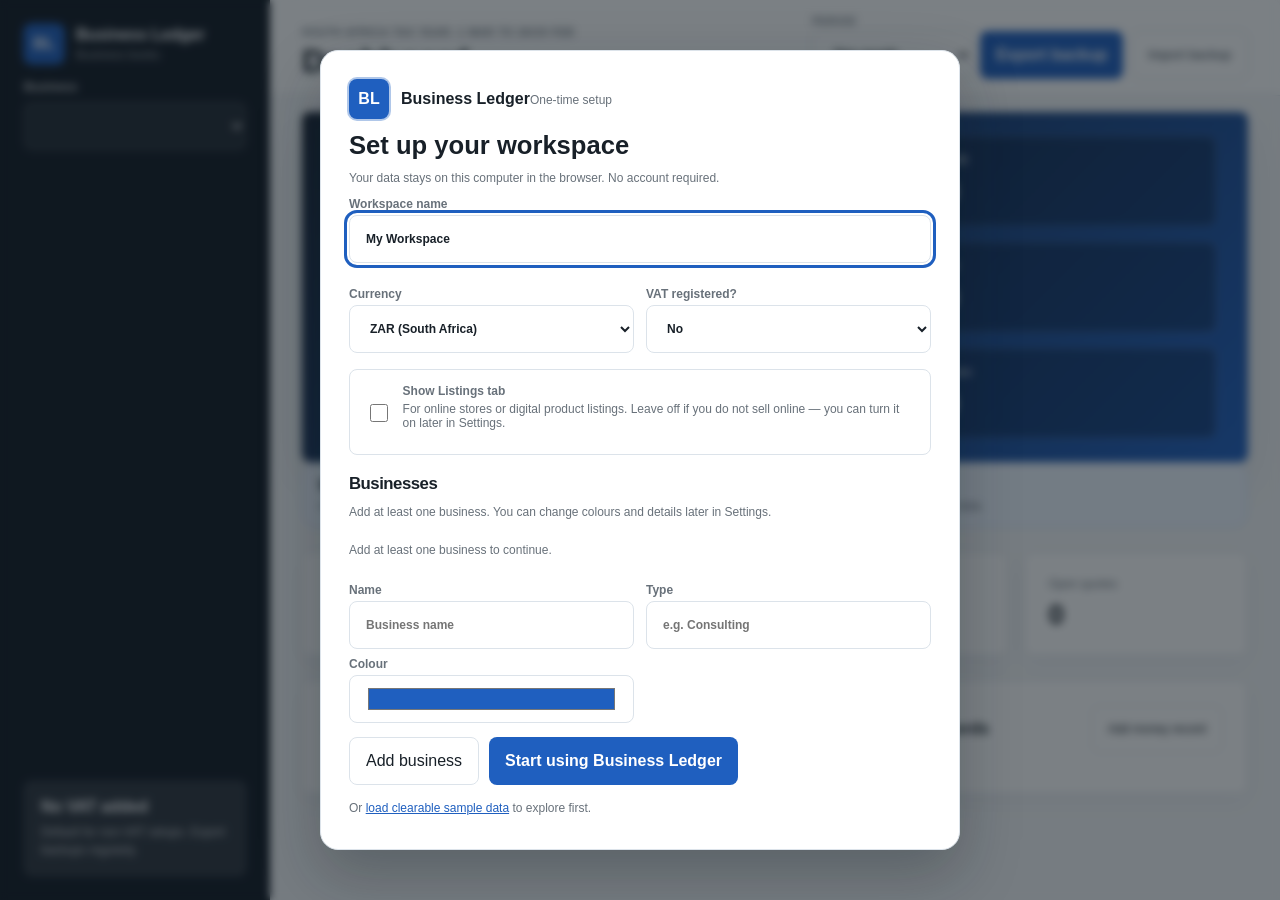
<file: index.html>
<!doctype html>
<html lang="en-ZA">
<head>
  <meta charset="utf-8">
  <meta name="viewport" content="width=device-width, initial-scale=1">
  <title>Business Ledger — multi-business books (downloadable)</title>
  <meta name="description" content="Downloadable multi-business books app for South Africa: income, expenses, invoices, quotes, checklists, P&amp;L and tax-year helpers. Runs in your browser; data stays in localStorage — no account or cloud.">
  <meta name="theme-color" content="#1f5fbf">
  <meta name="msapplication-TileColor" content="#1f5fbf">
  <meta name="robots" content="noindex, nofollow">
  <meta property="og:type" content="website">
  <meta property="og:title" content="Business Ledger — multi-business books">
  <meta property="og:description" content="One-time-purchase downloadable books app. Income, expenses, invoices, quotes, checklists and SA tax-year helpers. Your data stays on your computer.">
  <meta property="og:locale" content="en_ZA">
  <meta name="twitter:card" content="summary">
  <meta name="twitter:title" content="Business Ledger">
  <meta name="twitter:description" content="Downloadable multi-business books app. Data stays in your browser — no account required.">
  <link rel="icon" href="assets/business-ledger.ico" type="image/x-icon">
  <link rel="stylesheet" href="styles.css">
</head>
<body class="business-ledger-app">
  <a class="skip-link" href="#mainContent">Skip to main content</a>
  <div id="setupWizard" class="setup-wizard" hidden aria-hidden="true">
    <div class="setup-card" role="dialog" aria-modal="true" aria-labelledby="wizardTitle" tabindex="-1">
      <div class="setup-brand"><span class="brand-mark">BL</span><div><strong>Business Ledger</strong><span class="hint">One-time setup</span></div></div>
      <h1 id="wizardTitle">Set up your workspace</h1>
      <p class="hint">Your data stays on this computer in the browser. No account required.</p>
      <div class="form-grid">
        <label class="wide">Workspace name
          <input id="wizardWorkspaceName" type="text" maxlength="80" placeholder="e.g. My side businesses" value="My Workspace">
        </label>
        <div class="form-cluster cluster-2">
          <label>Currency
            <select id="wizardCurrency">
              <option value="ZAR" selected>ZAR (South Africa)</option>
              <option value="USD">USD</option>
              <option value="EUR">EUR</option>
              <option value="GBP">GBP</option>
            </select>
          </label>
          <label>VAT registered?
            <select id="wizardVat">
              <option value="no" selected>No</option>
              <option value="yes">Yes</option>
            </select>
          </label>
        </div>
      </div>
      <label class="wide wizard-feature">
        <input type="checkbox" id="wizardShowListings">
        <span><strong>Show Listings tab</strong><span class="hint">For online stores or digital product listings. Leave off if you do not sell online — you can turn it on later in Settings.</span></span>
      </label>
      <h2 class="wizard-sub">Businesses</h2>
      <p class="hint">Add at least one business. You can change colours and details later in Settings.</p>
      <div id="wizardBusinessList" class="wizard-biz-list"></div>
      <div class="form-cluster cluster-3 wizard-add-row">
        <label>Name<input id="wizardBizName" type="text" maxlength="80" placeholder="Business name"></label>
        <label>Type<input id="wizardBizType" type="text" maxlength="80" placeholder="e.g. Consulting"></label>
        <label>Colour<input id="wizardBizColor" type="color" value="#1f5fbf"></label>
      </div>
      <div class="wizard-actions">
        <button type="button" class="ghost" id="wizardAddBusiness">Add business</button>
        <button type="button" class="primary" id="wizardFinish">Start using Business Ledger</button>
      </div>
      <p class="hint wizard-demo">Or <button type="button" class="linkish" id="wizardLoadSample">load clearable sample data</button> to explore first.</p>
    </div>
  </div>

  <div class="app-shell" id="appShell">
    <aside class="sidebar" aria-label="Workspace navigation">
      <a class="brand" href="#dashboard" data-view-link="dashboard" aria-label="Open dashboard">
        <span class="brand-mark">BL</span>
        <span><strong>Business Ledger</strong><small>Business books</small></span>
      </a>
      <label class="business-switch">
        <span>Business</span>
        <select id="businessFilter"></select>
      </label>
      <nav class="side-nav" aria-label="Accounting sections" id="sideNav"></nav>
      <div class="sidebar-note" id="sidebarVatNote">
        <strong>No VAT added</strong>
        <span>Default for non-VAT setups. Export backups regularly.</span>
      </div>
    </aside>

    <main class="main" id="mainContent">
      <header class="topbar">
        <div>
          <span class="micro">South Africa tax year: 1 Mar to 28/29 Feb</span>
          <h1 id="viewTitle">Dashboard</h1>
        </div>
        <div class="top-actions">
          <label class="period-control">
            <span class="micro">Period</span>
            <select id="periodFilter">
              <option value="this-month">This month</option>
              <option value="last-month">Last month</option>
              <option value="tax-year">This tax year</option>
              <option value="all">All time</option>
            </select>
          </label>
          <button class="primary" id="exportJson" type="button" title="Download a full JSON backup of your books">Export backup</button>
          <label class="ghost file-trigger">Import backup<input id="importJson" type="file" accept="application/json"></label>
        </div>
      </header>

      <section class="month-alert backup-alert" id="backupAlert" hidden>
        <div>
          <strong>Backup reminder</strong>
          <span id="backupAlertDetail">Export a JSON backup and keep it with your business records.</span>
        </div>
        <button type="button" class="ghost" id="dismissBackupAlert">Dismiss</button>
      </section>

      <section class="month-alert" id="monthAlert" hidden>
        <div>
          <strong>Listings check-in</strong>
          <span>Review digital asset listings if you use the Listings tab.</span>
        </div>
        <button type="button" id="goAssets">Review listings</button>
      </section>

      <section class="view active" id="dashboard">
        <div class="hero-panel">
          <div>
            <span class="micro">Books overview</span>
            <h2>Keep the books for every business in one place.</h2>
            <p>Filter by business and period to see profit, cash movement, and what still needs attention.</p>
          </div>
          <div class="hero-stats">
            <div><span>Net profit</span><strong id="dashProfit">R0</strong></div>
            <div><span>Income</span><strong id="dashIncome">R0</strong></div>
            <div><span>Expenses</span><strong id="dashExpenses">R0</strong></div>
          </div>
        </div>

        <div class="welcome-banner" id="dashWelcome">
          <strong>Welcome — you are ready to bookkeep</strong>
          <span class="hint">Add a money record, create an invoice, or tick off a checklist item. Export a backup from the top bar when you have real data.</span>
        </div>

        <div class="metric-grid">
          <article><span>Unpaid invoices</span><strong id="dashInvoices">0</strong></article>
          <article><span>Unpaid amount</span><strong id="dashUnpaidAmount">R0</strong></article>
          <article><span>Money records</span><strong id="dashTxnCount">0</strong></article>
          <article id="dashQuotesCard"><span>Open quotes</span><strong id="dashQuotes">0</strong></article>
        </div>

        <div class="two-column">
          <section class="panel">
            <div class="panel-head"><h3>Business Snapshot</h3><button class="ghost small" data-view-link="reports">Reports</button></div>
            <div class="business-list" id="businessSnapshot"></div>
          </section>
          <section class="panel">
            <div class="panel-head"><h3>Recent Money Records</h3><button class="ghost small" data-view-link="transactions">Add money record</button></div>
            <div class="record-list" id="recentRecords"></div>
          </section>
        </div>
      </section>

      <section class="view" id="transactions">
        <div class="section-layout">
          <form class="panel form-panel" id="transactionForm">
            <div class="panel-head">
              <h3 id="transactionFormTitle">Add Income or Expense</h3>
              <button type="button" class="ghost small" id="cancelTransactionEdit" hidden>Cancel edit</button>
            </div>
            <input type="hidden" name="id" value="">
            <div class="form-grid">
              <div class="form-cluster cluster-3">
                <label>Business<select name="businessId" required></select></label>
                <label>Type<select name="type" required><option value="income">Income</option><option value="expense">Expense</option></select></label>
                <label>Date<input name="date" type="date" required></label>
              </div>
              <div class="form-cluster cluster-3">
                <label>Amount<input name="amount" type="number" min="0" step="0.01" required inputmode="decimal" placeholder="0.00"></label>
                <label>Category<select name="category" required></select></label>
                <label>Paid by / received via<input name="method" placeholder="Bank, cash, card, PayFast"></label>
              </div>
              <div class="form-cluster">
                <label class="wide">Description<input name="description" placeholder="What was this for?" required></label>
              </div>
              <div class="form-cluster">
                <label class="wide">Receipt or invoice file<input name="attachment" type="file"></label>
                <p class="hint wide" id="attachmentHint" hidden></p>
              </div>
            </div>
            <button class="primary" id="transactionSubmit">Save record</button>
          </form>
          <section class="panel">
            <div class="panel-head">
              <h3>Money Records</h3>
              <div class="panel-tools">
                <label class="inline-filter">Type
                  <select id="transactionTypeFilter">
                    <option value="all">All</option>
                    <option value="income">Income</option>
                    <option value="expense">Expense</option>
                  </select>
                </label>
                <label class="inline-filter">Search
                  <input class="search-input" id="transactionSearch" type="search" placeholder="Description or category">
                </label>
                <button class="ghost small" id="exportTransactions">Export CSV</button>
              </div>
            </div>
            <div class="table-wrap"><table><thead><tr><th>Date</th><th>Business</th><th>Type</th><th>Category</th><th>Description</th><th class="num">Amount</th><th></th></tr></thead><tbody id="transactionRows"></tbody></table></div>
          </section>
        </div>
      </section>

      <section class="view" id="invoices">
        <div class="section-layout">
          <form class="panel form-panel" id="invoiceForm">
            <div class="panel-head"><h3>Create Invoice</h3><span class="pill">Manual or from quotes</span></div>
            <div class="form-grid">
              <div class="form-cluster cluster-2">
                <label>Business<select name="businessId" required></select></label>
                <label>Invoice date<input name="date" type="date" required></label>
              </div>
              <div class="form-cluster cluster-3">
                <label>Client name<input name="clientName" required></label>
                <label>Client email<input name="clientEmail" type="email" placeholder="name@example.com"></label>
                <label>Due date<input name="dueDate" type="date" required></label>
              </div>
              <div class="form-cluster">
                <label>Status<select name="status"><option>Unpaid</option><option>Paid</option><option>Overdue</option><option>Cancelled</option></select></label>
              </div>
              <div class="form-cluster">
                <label class="wide">Notes<textarea name="notes" rows="3" placeholder="Payment terms, bank details, project reference"></textarea></label>
                <label class="wide">Line items<textarea name="items" rows="5" placeholder="Website design | 3990&#10;Optional support setup | 499" required></textarea></label>
              </div>
            </div>
            <button class="primary">Save invoice</button>
          </form>
          <section class="panel">
            <div class="panel-head">
              <h3>Invoices</h3>
              <span class="hint" id="invoiceUnpaidSummary">Unpaid: R0</span>
            </div>
            <div class="record-list" id="invoiceList"></div>
          </section>
        </div>
      </section>

      <section class="view" id="reports">
        <div class="tax-header">
          <div>
            <span class="micro">Books and tax helpers</span>
            <h2>Reports</h2>
            <p>Profit and loss for the selected period, plus a South African tax-year summary for ITR12 preparation. Helper only — not tax advice.</p>
          </div>
          <label>Assessment year<select id="taxYear"></select></label>
        </div>
        <div class="metric-grid tax-metrics">
          <article><span>Period income</span><strong id="reportIncome">R0</strong></article>
          <article><span>Period expenses</span><strong id="reportExpenses">R0</strong></article>
          <article><span>Period profit / loss</span><strong id="reportProfit">R0</strong></article>
          <article><span>Records with files</span><strong id="reportFiles">0</strong></article>
        </div>
        <div class="two-column">
          <section class="panel">
            <div class="panel-head"><h3>Profit &amp; Loss by Business</h3><span class="hint" id="reportPeriodLabel">This month</span></div>
            <div class="table-wrap"><table><thead><tr><th>Business / trade</th><th class="num">Income</th><th class="num">Expenses</th><th class="num">Profit</th></tr></thead><tbody id="reportBusinessRows"></tbody></table></div>
          </section>
          <section class="panel">
            <div class="panel-head"><h3>Expense Categories</h3><span class="hint">Selected period</span></div>
            <div class="table-wrap"><table><thead><tr><th>Category</th><th class="num">Amount</th></tr></thead><tbody id="reportCategoryRows"></tbody></table></div>
          </section>
        </div>
        <section class="panel tax-notes">
          <div class="panel-head">
            <h3>Tax year helper (ITR12)</h3>
            <button class="ghost small" id="exportTaxCsv">Export tax CSV</button>
          </div>
          <div class="metric-grid tax-metrics compact-metrics">
            <article><span>Tax-year turnover</span><strong id="taxIncome">R0</strong></article>
            <article><span>Tax-year expenses</span><strong id="taxExpenses">R0</strong></article>
            <article><span>Tax-year profit / loss</span><strong id="taxProfit">R0</strong></article>
            <article><span>Files attached</span><strong id="taxFiles">0</strong></article>
          </div>
          <div class="table-wrap"><table><thead><tr><th>Business / trade</th><th class="num">Income</th><th class="num">Expenses</th><th class="num">Profit</th></tr></thead><tbody id="taxBusinessRows"></tbody></table></div>
          <h3 class="checklist-title">SARS return checklist</h3>
          <ul>
            <li>Keep business/trade name separate for each income stream where practical.</li>
            <li>Keep source documents for income received and expenses claimed.</li>
            <li>Use the exported CSV with your receipts, bank statements and invoices when preparing your ITR12.</li>
            <li id="taxVatNote">VAT is excluded when you are not VAT registered (default). Change this in Settings if needed.</li>
          </ul>
        </section>
      </section>

      <section class="view" id="todos">
        <div class="section-layout single">
          <section class="panel">
            <div class="panel-head">
              <div>
                <h3>Recurring to-dos</h3>
                <span class="hint" id="todoSummary">Daily 0/0 · Weekly 0/0 · Monthly 0/0</span>
              </div>
              <span class="pill">Checklist</span>
            </div>
            <p class="hint settings-intro">
              Tick items off as you finish them. Daily tasks clear each day, weekly tasks clear every Monday,
              monthly tasks clear at the start of each month.
            </p>
            <form class="todo-add-form" id="todoForm">
              <div class="form-cluster">
                <label class="todo-text-field">Task
                  <input name="text" type="text" required maxlength="200" placeholder="e.g. Reconcile bank, review listings, send invoices">
                </label>
              </div>
              <div class="form-cluster cluster-2">
                <label>Repeat
                  <select name="cadence" required>
                    <option value="daily">Every day</option>
                    <option value="weekly">Every week</option>
                    <option value="monthly">Every month</option>
                  </select>
                </label>
                <label class="todo-business-field">Business
                  <select name="businessId" id="todoBusiness" required>
                    <option value="all">All / general</option>
                  </select>
                </label>
              </div>
              <button class="primary" type="submit">Add task</button>
            </form>
          </section>
          <div class="todo-columns" id="todoColumns"></div>
        </div>
      </section>

      <section class="view" id="settings">
        <div class="section-layout single">
          <section class="panel">
            <div class="panel-head"><h3>Workspace</h3><span class="hint" id="settingsVersion">Version 1.0.0</span></div>
            <div class="form-cluster cluster-3">
              <label>Workspace name<input id="workspaceNameInput" type="text" maxlength="80"></label>
              <label>Currency
                <select id="currencySelect">
                  <option value="ZAR">ZAR</option>
                  <option value="USD">USD</option>
                  <option value="EUR">EUR</option>
                  <option value="GBP">GBP</option>
                </select>
              </label>
              <label>VAT registered?
                <select id="vatRegisteredSelect">
                  <option value="no">No</option>
                  <option value="yes">Yes</option>
                </select>
              </label>
            </div>
            <div class="form-cluster cluster-2 listings-setting-row">
              <label>Listings tab
                <select id="showListingsSelect" aria-describedby="listingsHint">
                  <option value="no">Hide (no online store)</option>
                  <option value="yes">Show (online / digital listings)</option>
                </select>
              </label>
              <p class="hint" id="listingsHint">Optional Business tools tab for marketplace or digital product listings. Off by default.</p>
            </div>
          </section>
          <section class="panel">
            <div class="panel-head"><h3>Businesses</h3></div>
            <p class="hint settings-intro">Names, types and default income categories feed your books and invoice-to-income posting.</p>
            <div class="business-settings" id="businessSettings"></div>
            <div class="form-cluster cluster-3" style="margin-top:1rem">
              <label>Name<input id="newBusinessName" type="text" placeholder="New business name"></label>
              <label>Type<input id="newBusinessType" type="text" placeholder="e.g. Retail"></label>
              <label>Colour<input id="newBusinessColor" type="color" value="#14B8A6"></label>
            </div>
            <button type="button" class="primary" id="addBusinessBtn">Add business</button>
          </section>
          <section class="panel">
            <div class="panel-head"><h3>Data</h3></div>
            <p class="hint settings-intro">Sample data is fictional and clearable. Always export a JSON backup before clearing.</p>
            <div class="wizard-actions">
              <button type="button" class="ghost" id="loadSampleBtn">Load sample data</button>
              <button type="button" class="ghost danger" id="clearDataBtn">Clear all local data</button>
            </div>
          </section>
        </div>
      </section>

      <section class="view" id="quotes">
        <div class="section-layout">
          <form class="panel form-panel" id="quoteForm">
            <div class="panel-head"><h3>Create Quote</h3><span class="pill">Any business</span></div>
            <div class="form-grid">
              <div class="form-cluster cluster-2">
                <label>Business<select name="businessId" required></select></label>
                <label>Quote date<input name="date" type="date" required></label>
              </div>
              <div class="form-cluster cluster-2">
                <label>Client name<input name="clientName" required></label>
                <label>Client email<input name="clientEmail" type="email" placeholder="name@example.com"></label>
              </div>
              <div class="form-cluster cluster-2">
                <label>Package / title<input name="packageName" placeholder="Custom project, package name"></label>
                <label>Status<select name="status"><option>Draft</option><option>Sent</option><option>Accepted</option><option>Declined</option></select></label>
              </div>
              <div class="form-cluster">
                <label class="wide">Scope / notes<textarea name="notes" rows="4" placeholder="Pages, features, payment terms, timeline"></textarea></label>
                <label class="wide">Line items<textarea name="items" rows="5" placeholder="Website design | 3990&#10;Optional support | 499"></textarea></label>
              </div>
            </div>
            <button class="primary">Save quote</button>
          </form>
          <section class="panel">
            <div class="panel-head"><h3>Quotes</h3><span class="hint">Accepted quotes can become invoices.</span></div>
            <div class="record-list quote-list" id="quoteList"></div>
          </section>
        </div>
      </section>

      <section class="view" id="projects">
        <div class="section-layout">
          <form class="panel form-panel" id="projectForm">
            <div class="panel-head"><h3>Project</h3><span class="pill">Pipeline tracker</span></div>
            <div class="form-grid">
              <div class="form-cluster cluster-2">
                <label>Client<input name="clientName" required></label>
                <label>Business<select name="businessId" required></select></label>
              </div>
              <div class="form-cluster cluster-2">
                <label>Package<input name="packageName" placeholder="Package or project name"></label>
                <label>Project value<input name="value" type="number" min="0" step="0.01" placeholder="0.00"></label>
              </div>
              <div class="form-cluster cluster-2">
                <label>Status<select name="status"><option>Lead</option><option>Quoted</option><option>Accepted</option><option>In progress</option><option>Waiting on client</option><option>Ready to launch</option><option>Complete</option></select></label>
                <label>Next action date<input name="nextAction" type="date"></label>
              </div>
              <div class="form-cluster">
                <label class="wide">Notes<textarea name="notes" rows="4" placeholder="Requirements, content needed, design notes"></textarea></label>
              </div>
            </div>
            <button class="primary">Save project</button>
          </form>
          <section class="panel">
            <div class="panel-head"><h3>Project Pipeline</h3></div>
            <div class="kanban" id="projectBoard"></div>
          </section>
        </div>
      </section>

      <section class="view" id="orders">
        <div class="section-layout">
          <form class="panel form-panel" id="orderForm">
            <div class="panel-head"><h3>Customer Order</h3><span class="pill">Any business</span></div>
            <div class="form-grid">
              <div class="form-cluster cluster-2">
                <label>Business<select name="businessId" required></select></label>
                <label>Date<input name="date" type="date" required></label>
              </div>
              <div class="form-cluster cluster-3">
                <label>Customer name<input name="customerName" required></label>
                <label>Phone<input name="phone" placeholder="0xx xxx xxxx"></label>
                <label>Email<input name="email" type="email" placeholder="name@example.com"></label>
              </div>
              <div class="form-cluster cluster-3">
                <label>Quantity<input name="quantity" type="number" min="1" step="1" value="1"></label>
                <label>Product<input name="product" placeholder="Product or service"></label>
                <label>Total<input name="total" type="number" min="0" step="0.01" placeholder="0.00"></label>
              </div>
              <div class="form-cluster">
                <label>Status<select name="status"><option>New</option><option>Confirmed</option><option>Paid</option><option>In production</option><option>Ready</option><option>Collected</option><option>Shipped</option><option>Cancelled</option></select></label>
              </div>
              <div class="form-cluster">
                <label class="wide">Notes<textarea name="notes" rows="3" placeholder="Pickup time, delivery address, custom requirements"></textarea></label>
              </div>
            </div>
            <button class="primary">Save order</button>
          </form>
          <section class="panel">
            <div class="panel-head"><h3>Orders and Contacts</h3><button class="ghost small" id="exportOrders">Export CSV</button></div>
            <div class="table-wrap"><table><thead><tr><th>Date</th><th>Business</th><th>Customer</th><th>Product</th><th>Qty</th><th>Status</th><th class="num">Total</th><th></th></tr></thead><tbody id="orderRows"></tbody></table></div>
          </section>
        </div>
      </section>

      <section class="view" id="suppliers">
        <div class="section-layout">
          <form class="panel form-panel" id="supplierForm">
            <div class="panel-head"><h3>Supplier Record</h3><span class="pill">Any business</span></div>
            <div class="form-grid">
              <div class="form-cluster cluster-2">
                <label>Business<select name="businessId" required></select></label>
                <label>Supplier name<input name="name" required></label>
              </div>
              <div class="form-cluster cluster-3">
                <label>Contact person<input name="contact"></label>
                <label>Email<input name="email" type="email" placeholder="name@example.com"></label>
                <label>Phone<input name="phone" placeholder="0xx xxx xxxx"></label>
              </div>
              <div class="form-cluster cluster-2">
                <label>Service<select name="service"><option>Printing</option><option>Binding</option><option>Paper</option><option>Packaging</option><option>Courier</option><option>Other</option></select></label>
                <label>Last quote amount<input name="lastQuote" type="number" min="0" step="0.01" placeholder="0.00"></label>
              </div>
              <div class="form-cluster">
                <label>Invoice file<input name="attachment" type="file"></label>
              </div>
              <div class="form-cluster">
                <label class="wide">Notes<textarea name="notes" rows="4" placeholder="MOQ, lead time, delivery"></textarea></label>
              </div>
            </div>
            <button class="primary">Save supplier</button>
          </form>
          <section class="panel">
            <div class="panel-head"><h3>Suppliers</h3></div>
            <div class="record-list" id="supplierList"></div>
          </section>
        </div>
      </section>

      <section class="view" id="assets">
        <div class="section-layout">
          <form class="panel form-panel" id="assetForm">
            <div class="panel-head">
              <h3>Digital Asset Listing</h3>
              <button type="button" class="ghost small" id="markAssetsReviewed">Mark month reviewed</button>
            </div>
            <div class="form-grid">
              <div class="form-cluster cluster-2">
                <label>Business<select name="businessId" required></select></label>
                <label>Platform<input name="platform" placeholder="Etsy, Gumroad, Shopify" required></label>
              </div>
              <div class="form-cluster cluster-2">
                <label>Asset name<input name="assetName" placeholder="Product or listing name" required></label>
                <label>Listing URL<input name="url" type="url" placeholder="https://"></label>
              </div>
              <div class="form-cluster cluster-2">
                <label>Price<input name="price" type="number" min="0" step="0.01" placeholder="0.00"></label>
                <label>Last updated<input name="lastUpdated" type="date" required></label>
              </div>
              <div class="form-cluster">
                <label>Status<select name="status"><option>Draft</option><option>Listed</option><option>Needs update</option><option>Paused</option></select></label>
              </div>
              <div class="form-cluster">
                <label class="wide">Notes<textarea name="notes" rows="4" placeholder="Sales notes, listing changes"></textarea></label>
              </div>
            </div>
            <button class="primary">Save listing</button>
          </form>
          <section class="panel">
            <div class="panel-head"><h3>Listings</h3></div>
            <div class="record-list" id="assetList"></div>
          </section>
        </div>
      </section>
    </main>
  </div>

  <script src="app.js"></script>
</body>
</html>
</file>
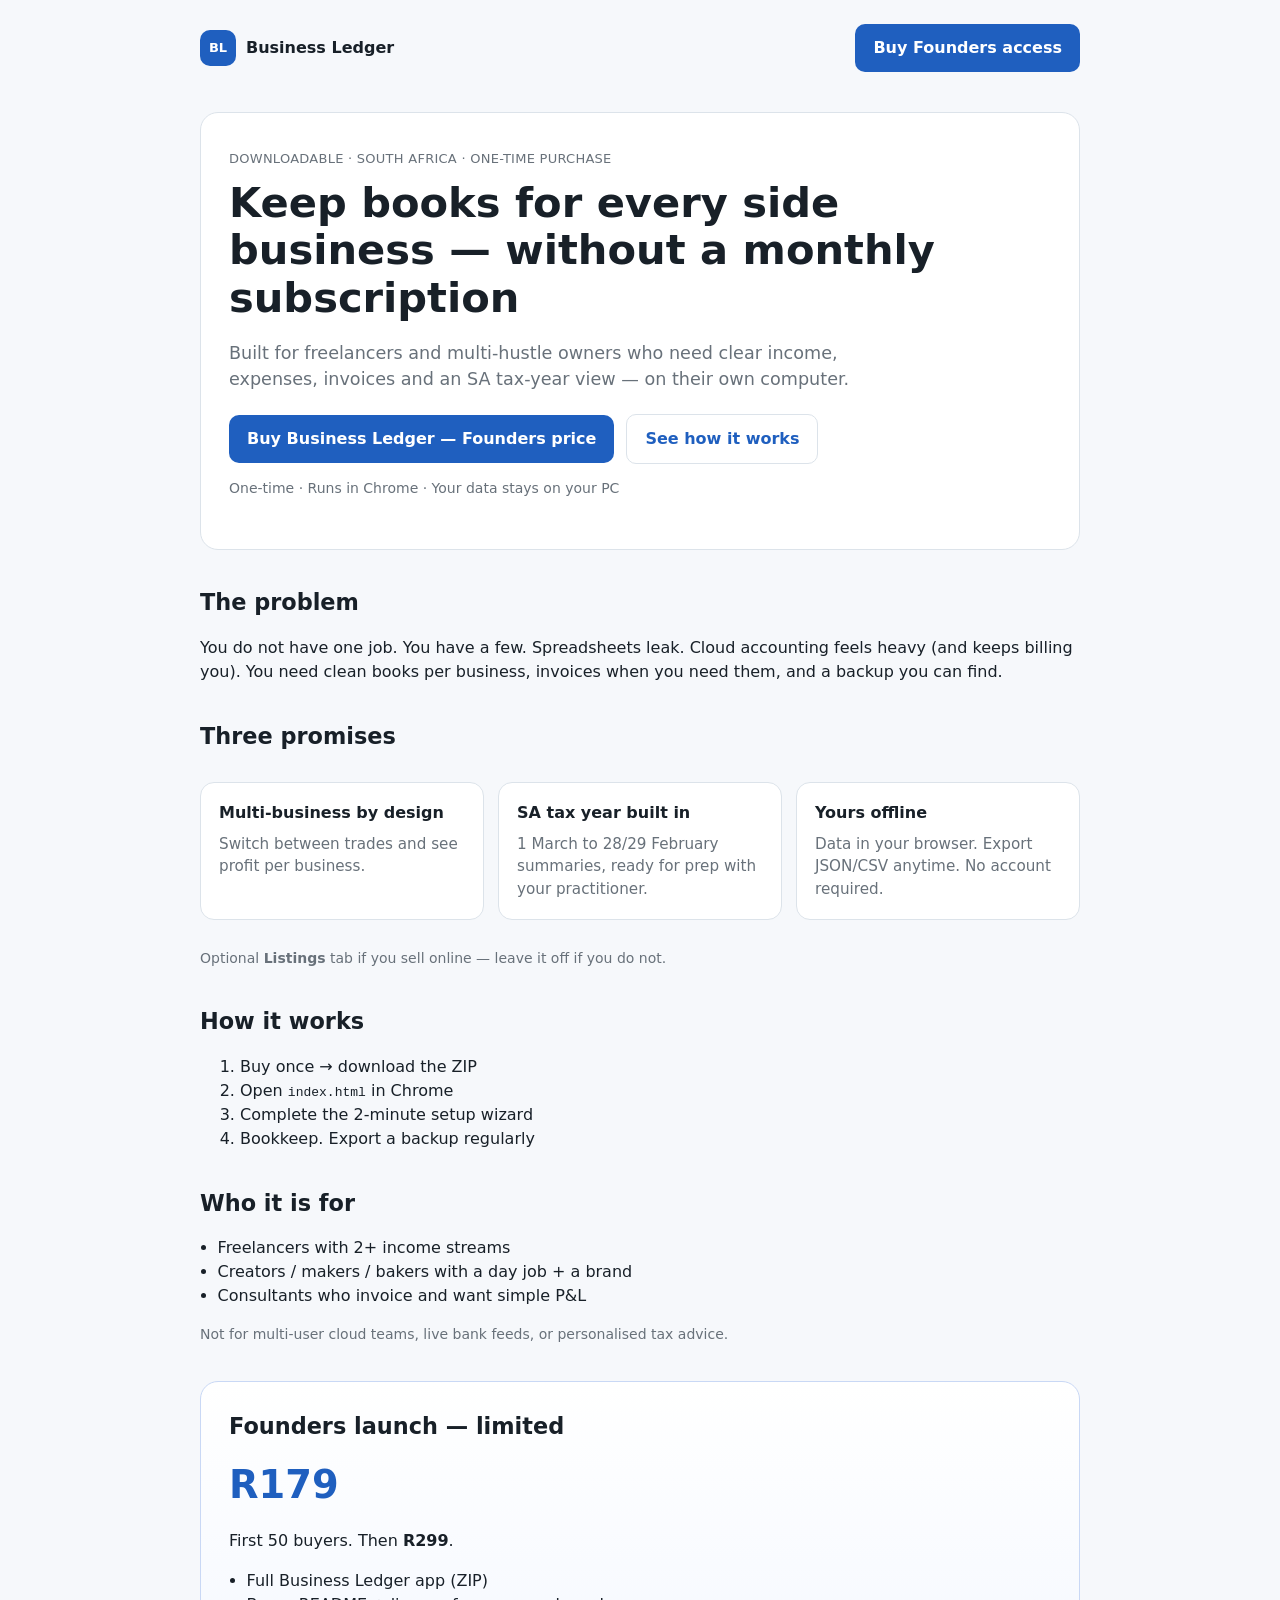
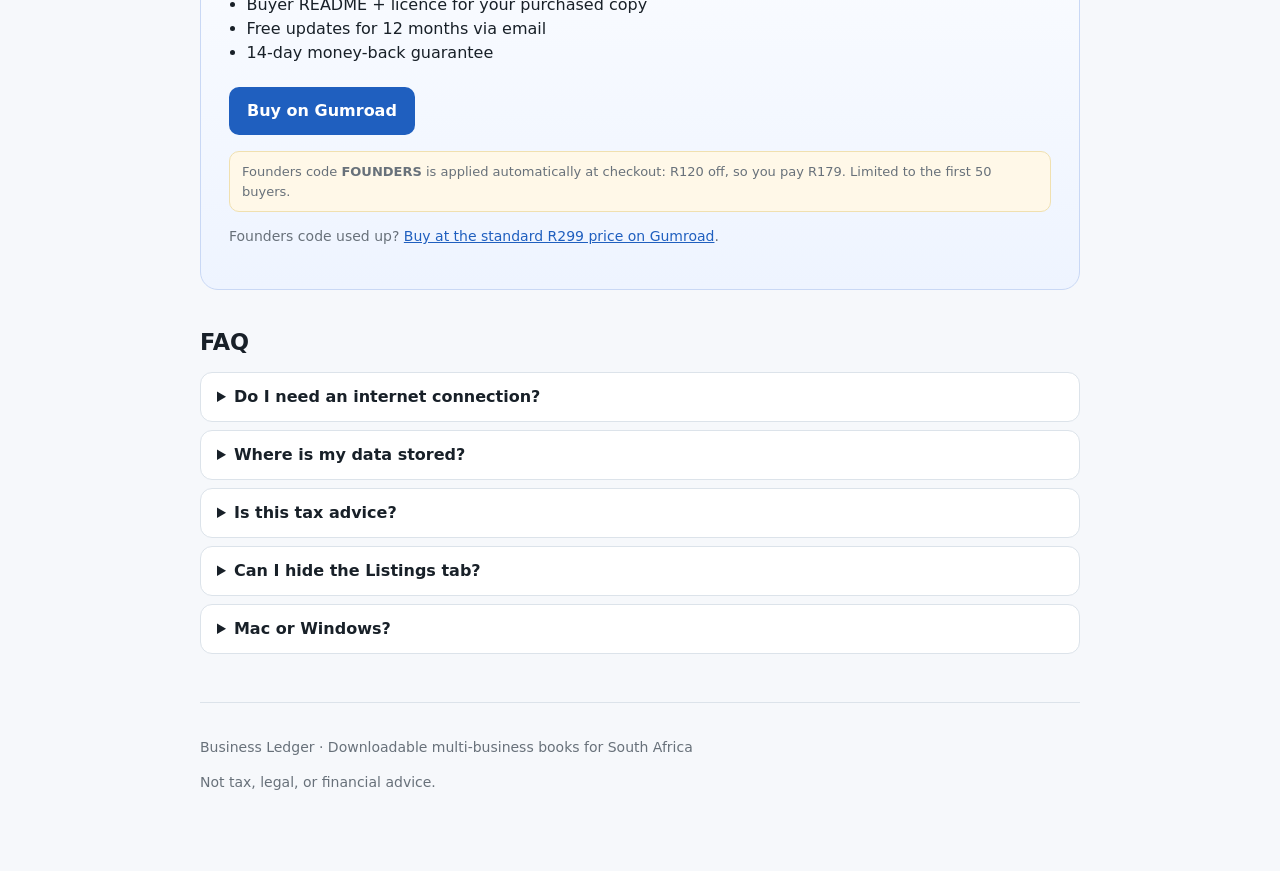
<file: landing/index.html>
<!DOCTYPE html>
<html lang="en-ZA">
<head>
  <meta charset="utf-8">
  <meta name="viewport" content="width=device-width, initial-scale=1">
  <title>Business Ledger | Multi-business books for SA freelancers</title>
  <meta name="description" content="One-time downloadable books app for multiple side businesses. SA tax year, local data, optional listings. No monthly fee.">
  <meta name="robots" content="index,follow">
  <meta property="og:title" content="Business Ledger">
  <meta property="og:description" content="Multi-business books for SA freelancers. One-time purchase. Data stays on your PC.">
  <meta property="og:type" content="website">
  <meta property="og:url" content="https://cosmic-fox-bb255f.netlify.app/">
  <link rel="canonical" href="https://cosmic-fox-bb255f.netlify.app/">
  <meta name="theme-color" content="#1f5fbf">
  <style>
    :root { --blue:#1f5fbf; --ink:#182028; --muted:#68717a; --line:#dce3ea; --bg:#f6f8fb; --card:#fff; }
    * { box-sizing: border-box; }
    body { margin:0; font-family: system-ui, -apple-system, Segoe UI, Roboto, sans-serif; color:var(--ink); background:var(--bg); line-height:1.5; }
    a { color:var(--blue); }
    .wrap { max-width:920px; margin:0 auto; padding:24px 20px 64px; }
    header { display:flex; justify-content:space-between; align-items:center; gap:16px; margin-bottom:40px; }
    .brand { display:flex; gap:10px; align-items:center; font-weight:700; text-decoration:none; color:var(--ink); }
    .mark { width:36px; height:36px; border-radius:10px; background:var(--blue); color:#fff; display:grid; place-items:center; font-size:13px; }
    .btn { display:inline-block; background:var(--blue); color:#fff !important; text-decoration:none; padding:12px 18px; border-radius:10px; font-weight:700; border:0; }
    .btn.ghost { background:#fff; color:var(--blue) !important; border:1px solid var(--line); }
    .hero { background:var(--card); border:1px solid var(--line); border-radius:18px; padding:36px 28px; margin-bottom:28px; }
    .eyebrow { color:var(--muted); font-size:13px; letter-spacing:.02em; text-transform:uppercase; }
    h1 { font-size:clamp(1.8rem, 4vw, 2.6rem); line-height:1.15; margin:10px 0 14px; }
    .lead { color:var(--muted); font-size:1.1rem; max-width:42rem; }
    .cta-row { display:flex; flex-wrap:wrap; gap:12px; margin-top:22px; align-items:center; }
    .fine { color:var(--muted); font-size:14px; }
    .grid { display:grid; gap:14px; grid-template-columns:repeat(auto-fit,minmax(220px,1fr)); margin:28px 0; }
    .card { background:var(--card); border:1px solid var(--line); border-radius:14px; padding:18px; }
    .card h3 { margin:0 0 8px; font-size:1rem; }
    .card p { margin:0; color:var(--muted); font-size:0.95rem; }
    section { margin:36px 0; }
    h2 { font-size:1.4rem; margin:0 0 12px; }
    ul { padding-left:1.1rem; }
    .price { background:linear-gradient(180deg,#fff, #eef4ff); border:1px solid #c9d8f5; border-radius:18px; padding:28px; }
    .price .amount { font-size:2.4rem; font-weight:800; color:var(--blue); }
    details { background:var(--card); border:1px solid var(--line); border-radius:12px; padding:12px 16px; margin:8px 0; }
    summary { cursor:pointer; font-weight:600; }
    footer { margin-top:48px; color:var(--muted); font-size:14px; border-top:1px solid var(--line); padding-top:20px; }
    .note { font-size:13px; color:var(--muted); background:#fff8e8; border:1px solid #f0e0b0; padding:10px 12px; border-radius:10px; margin-top:16px; }
  </style>
</head>
<body>
  <div class="wrap">
    <header>
      <a class="brand" href="#top"><span class="mark">BL</span> Business Ledger</a>
      <a class="btn" id="buyTop" href="https://powerspublication.gumroad.com/l/yeliha/FOUNDERS">Buy Founders access</a>
    </header>

    <main id="top">
      <section class="hero">
        <div class="eyebrow">Downloadable · South Africa · One-time purchase</div>
        <h1>Keep books for every side business — without a monthly subscription</h1>
        <p class="lead">Built for freelancers and multi-hustle owners who need clear income, expenses, invoices and an SA tax-year view — on their own computer.</p>
        <div class="cta-row">
          <a class="btn" id="buyHero" href="https://powerspublication.gumroad.com/l/yeliha/FOUNDERS">Buy Business Ledger — Founders price</a>
          <a class="btn ghost" href="#how">See how it works</a>
        </div>
        <p class="fine" style="margin-top:14px">One-time · Runs in Chrome · Your data stays on your PC</p>
      </section>

      <section>
        <h2>The problem</h2>
        <p>You do not have one job. You have a few. Spreadsheets leak. Cloud accounting feels heavy (and keeps billing you). You need clean books per business, invoices when you need them, and a backup you can find.</p>
      </section>

      <section>
        <h2>Three promises</h2>
        <div class="grid">
          <article class="card"><h3>Multi-business by design</h3><p>Switch between trades and see profit per business.</p></article>
          <article class="card"><h3>SA tax year built in</h3><p>1 March to 28/29 February summaries, ready for prep with your practitioner.</p></article>
          <article class="card"><h3>Yours offline</h3><p>Data in your browser. Export JSON/CSV anytime. No account required.</p></article>
        </div>
        <p class="fine">Optional <strong>Listings</strong> tab if you sell online — leave it off if you do not.</p>
      </section>

      <section id="how">
        <h2>How it works</h2>
        <ol>
          <li>Buy once → download the ZIP</li>
          <li>Open <code>index.html</code> in Chrome</li>
          <li>Complete the 2-minute setup wizard</li>
          <li>Bookkeep. Export a backup regularly</li>
        </ol>
      </section>

      <section>
        <h2>Who it is for</h2>
        <ul>
          <li>Freelancers with 2+ income streams</li>
          <li>Creators / makers / bakers with a day job + a brand</li>
          <li>Consultants who invoice and want simple P&amp;L</li>
        </ul>
        <p class="fine">Not for multi-user cloud teams, live bank feeds, or personalised tax advice.</p>
      </section>

      <section class="price" id="buy">
        <h2>Founders launch — limited</h2>
        <div class="amount">R179</div>
        <p>First 50 buyers. Then <strong>R299</strong>.</p>
        <ul>
          <li>Full Business Ledger app (ZIP)</li>
          <li>Buyer README + licence for your purchased copy</li>
          <li>Free updates for 12 months via email</li>
          <li>14-day money-back guarantee</li>
        </ul>
        <div class="cta-row">
          <a class="btn" id="buyGumroad" href="https://powerspublication.gumroad.com/l/yeliha/FOUNDERS">Buy on Gumroad</a>
        </div>
        <p class="note" id="stores">Founders code <strong>FOUNDERS</strong> is applied automatically at checkout: R120 off, so you pay R179. Limited to the first 50 buyers.</p>
        <p class="fine">Founders code used up? <a href="https://powerspublication.gumroad.com/l/yeliha">Buy at the standard R299 price on Gumroad</a>.</p>
      </section>

      <section>
        <h2>FAQ</h2>
        <details><summary>Do I need an internet connection?</summary><p>Only to download. Day-to-day use is local.</p></details>
        <details><summary>Where is my data stored?</summary><p>In your browser on this computer. Export JSON backups and keep them with your records.</p></details>
        <details><summary>Is this tax advice?</summary><p>No. Tax year views are a preparation helper. Use your documents and a practitioner / SARS guidance when filing.</p></details>
        <details><summary>Can I hide the Listings tab?</summary><p>Yes — leave it off in setup, or change it anytime in Settings.</p></details>
        <details><summary>Mac or Windows?</summary><p>Any OS with a modern Chrome or Edge browser.</p></details>
      </section>
    </main>

    <footer>
      <p>Business Ledger · Downloadable multi-business books for South Africa</p>
      <p>Not tax, legal, or financial advice.</p>
    </footer>
  </div>
</body>
</html>
</file>
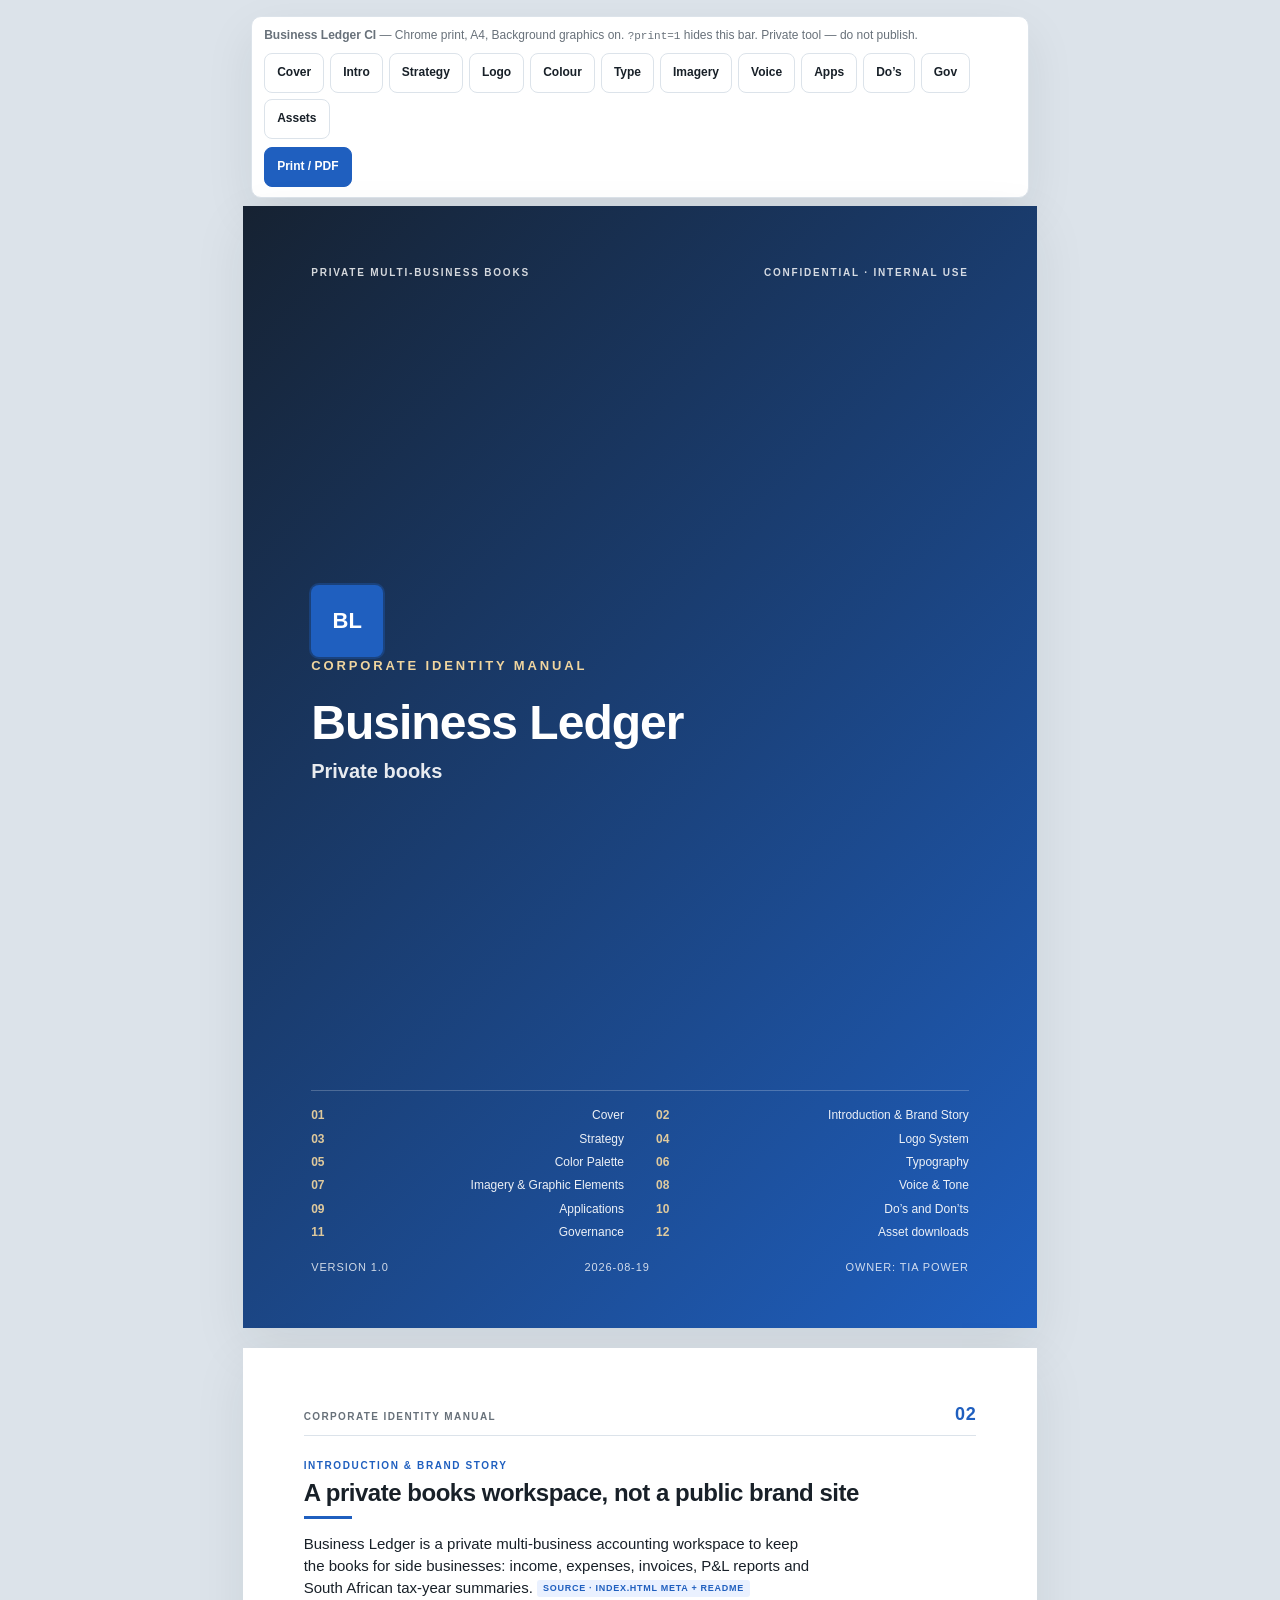
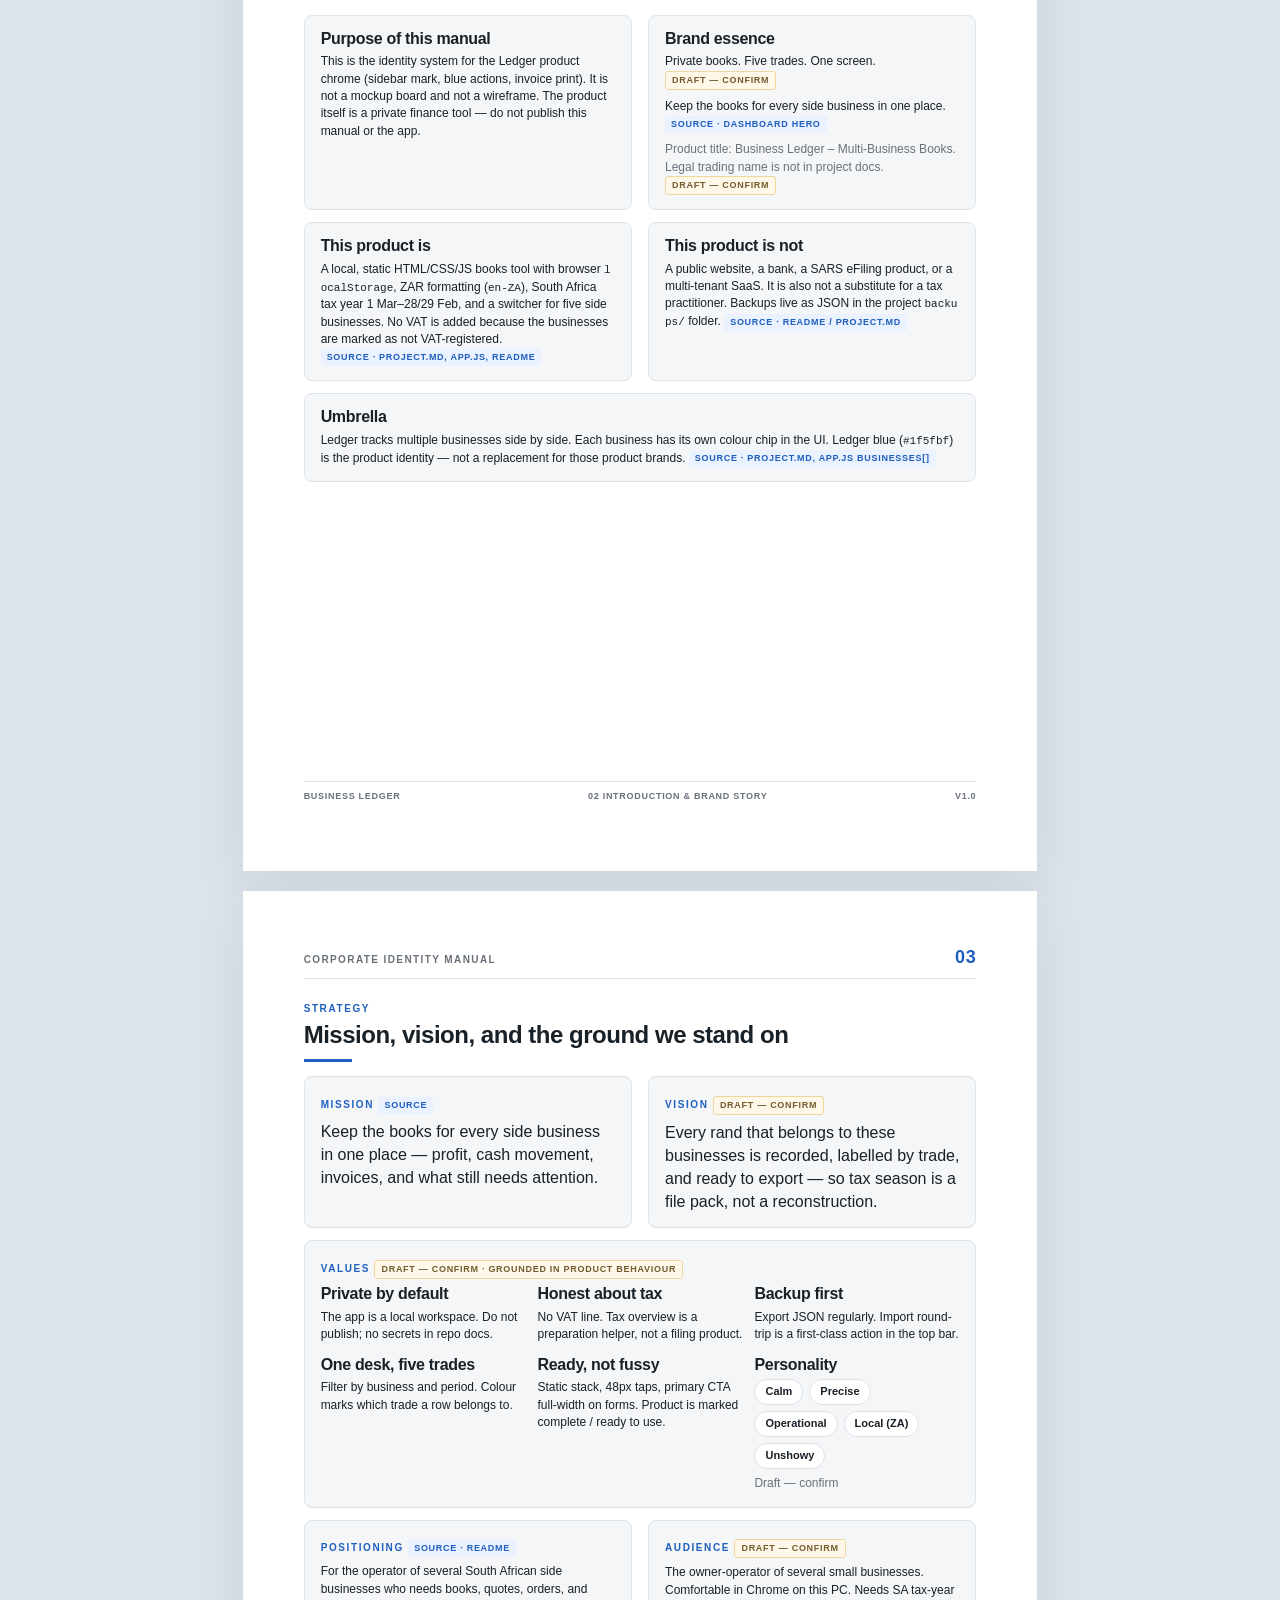
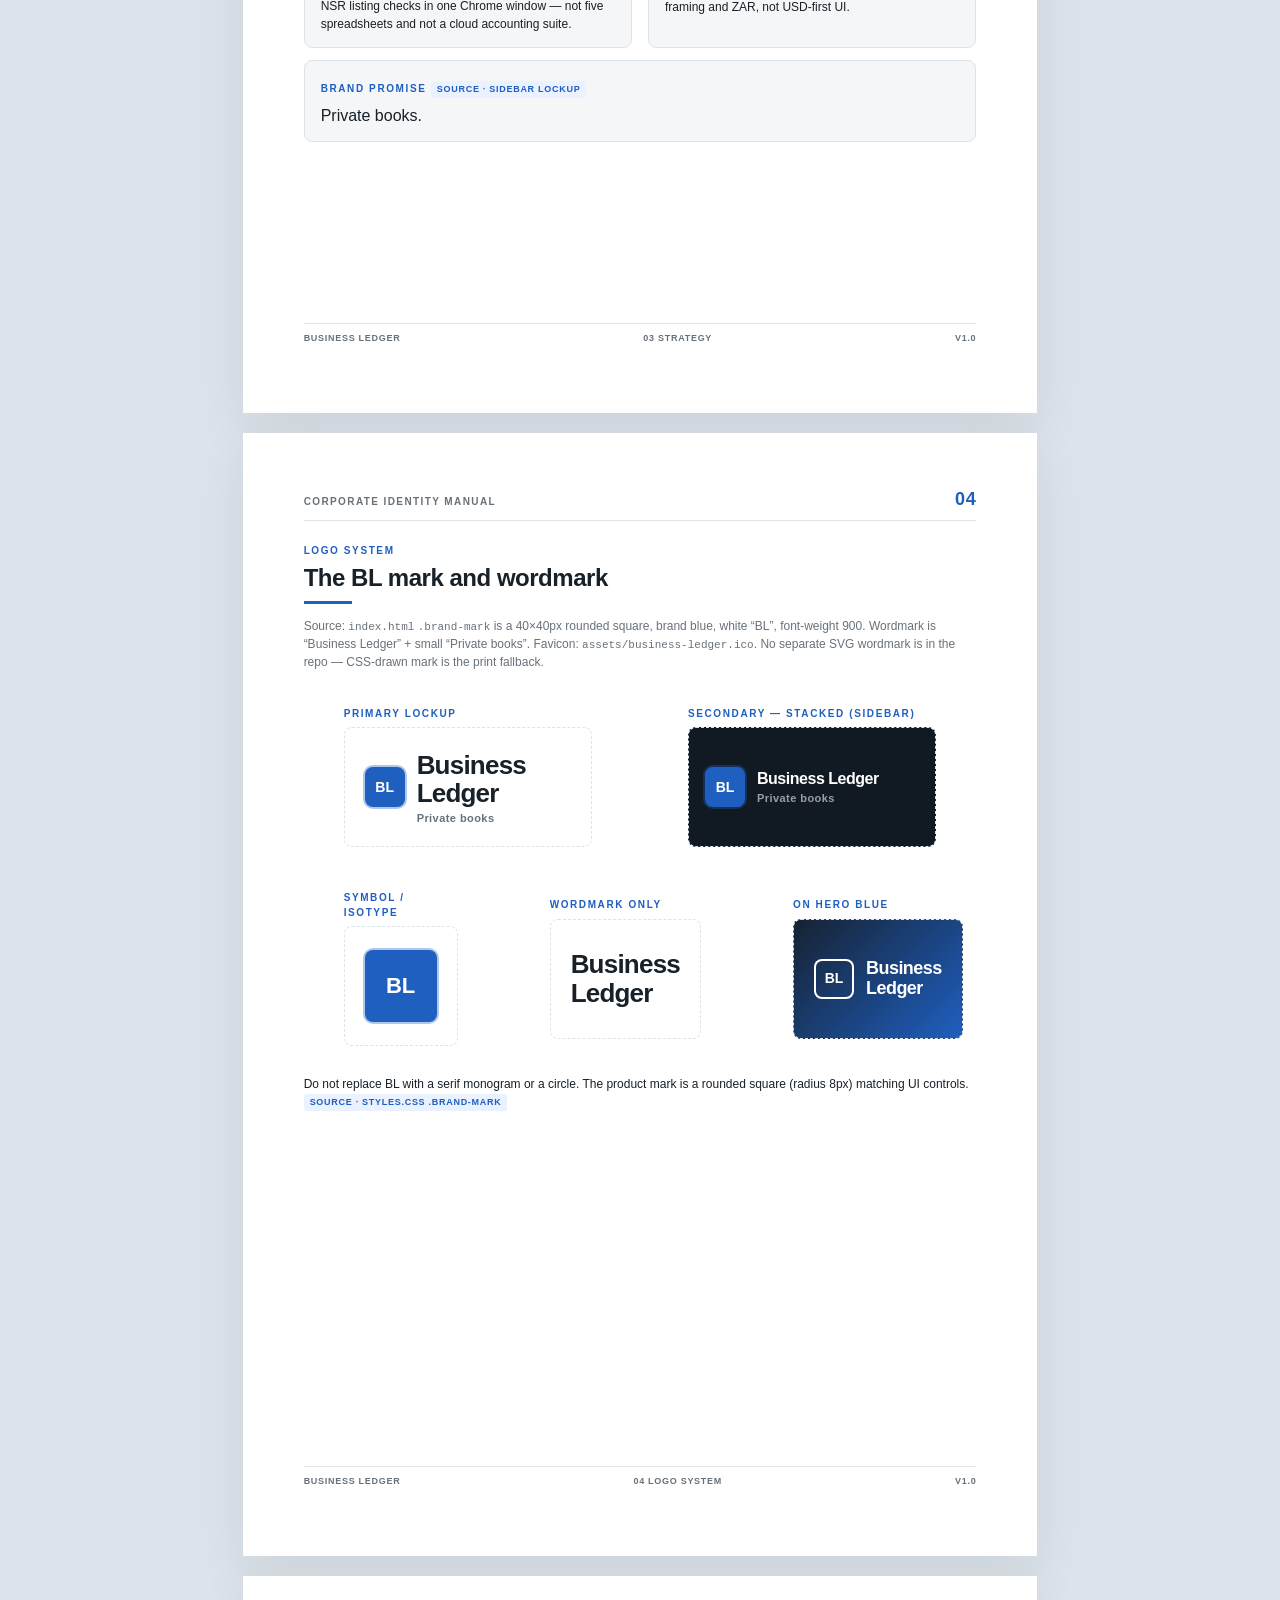
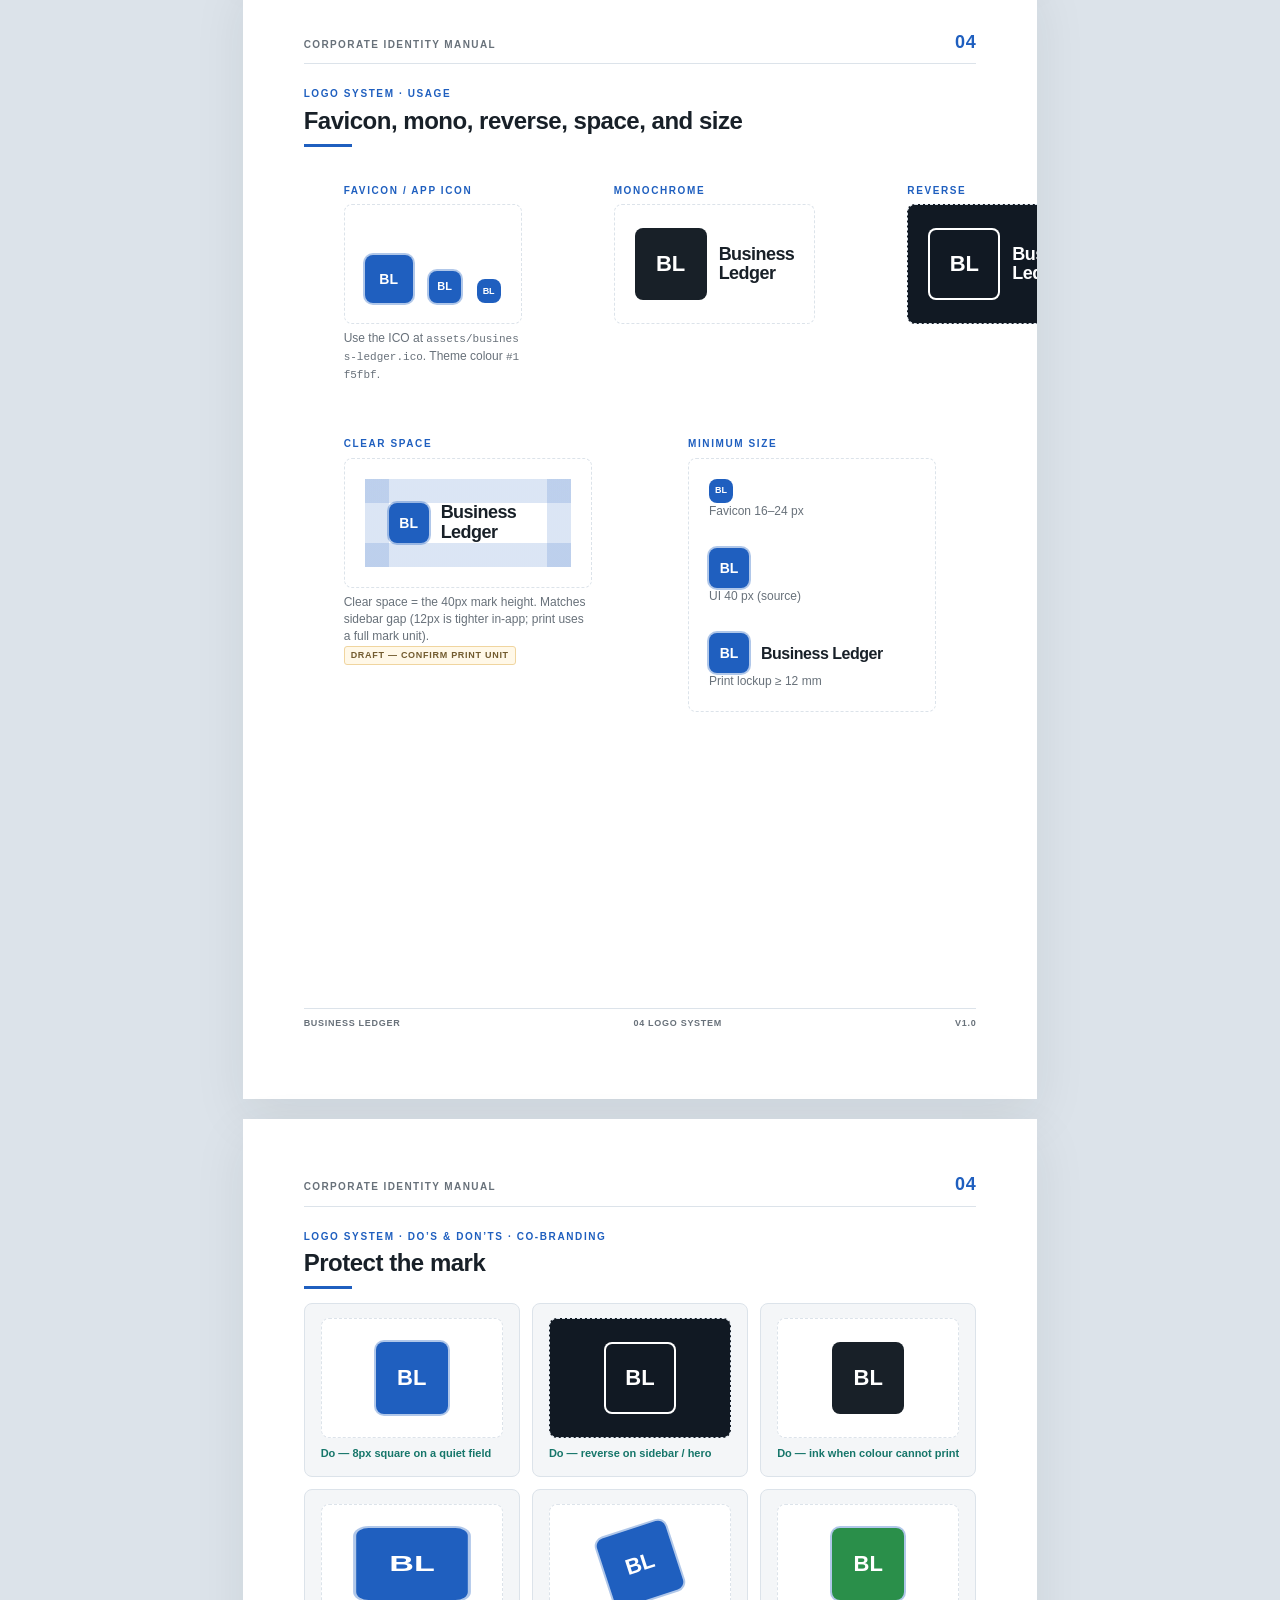
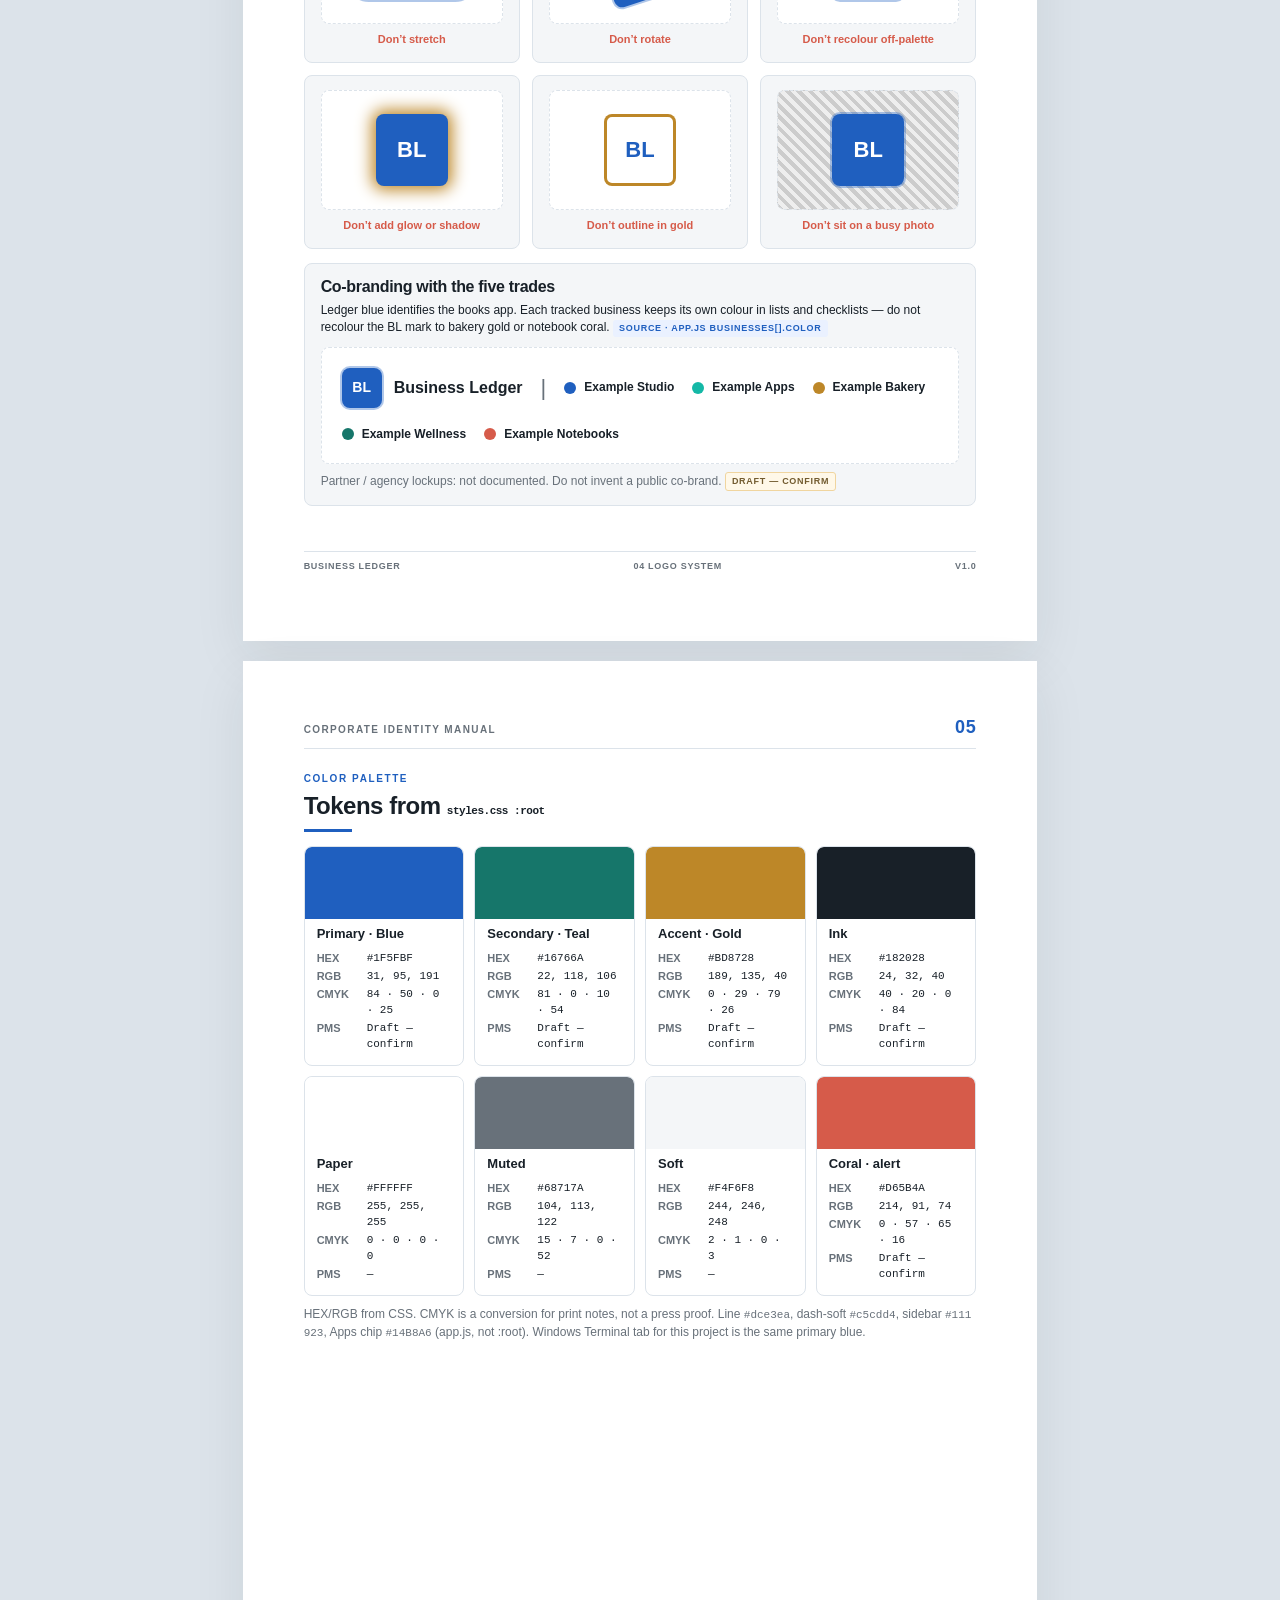
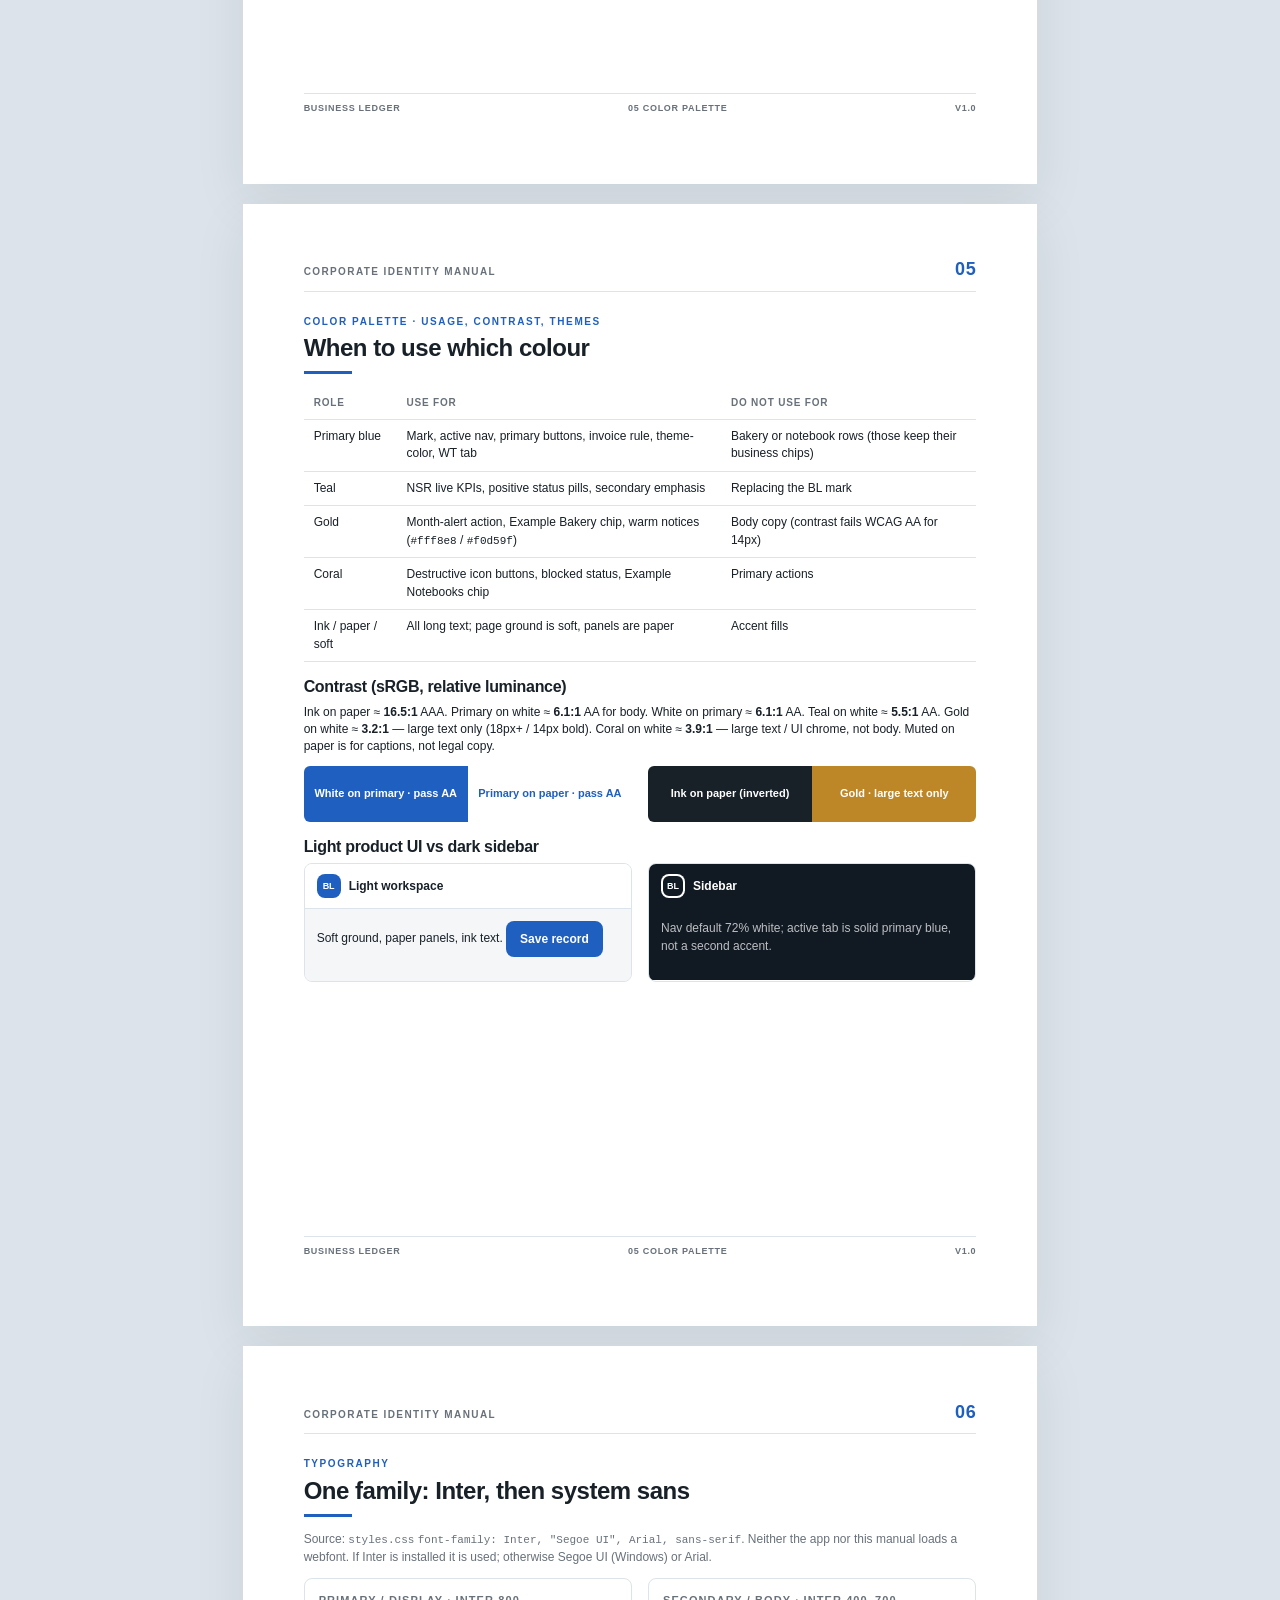
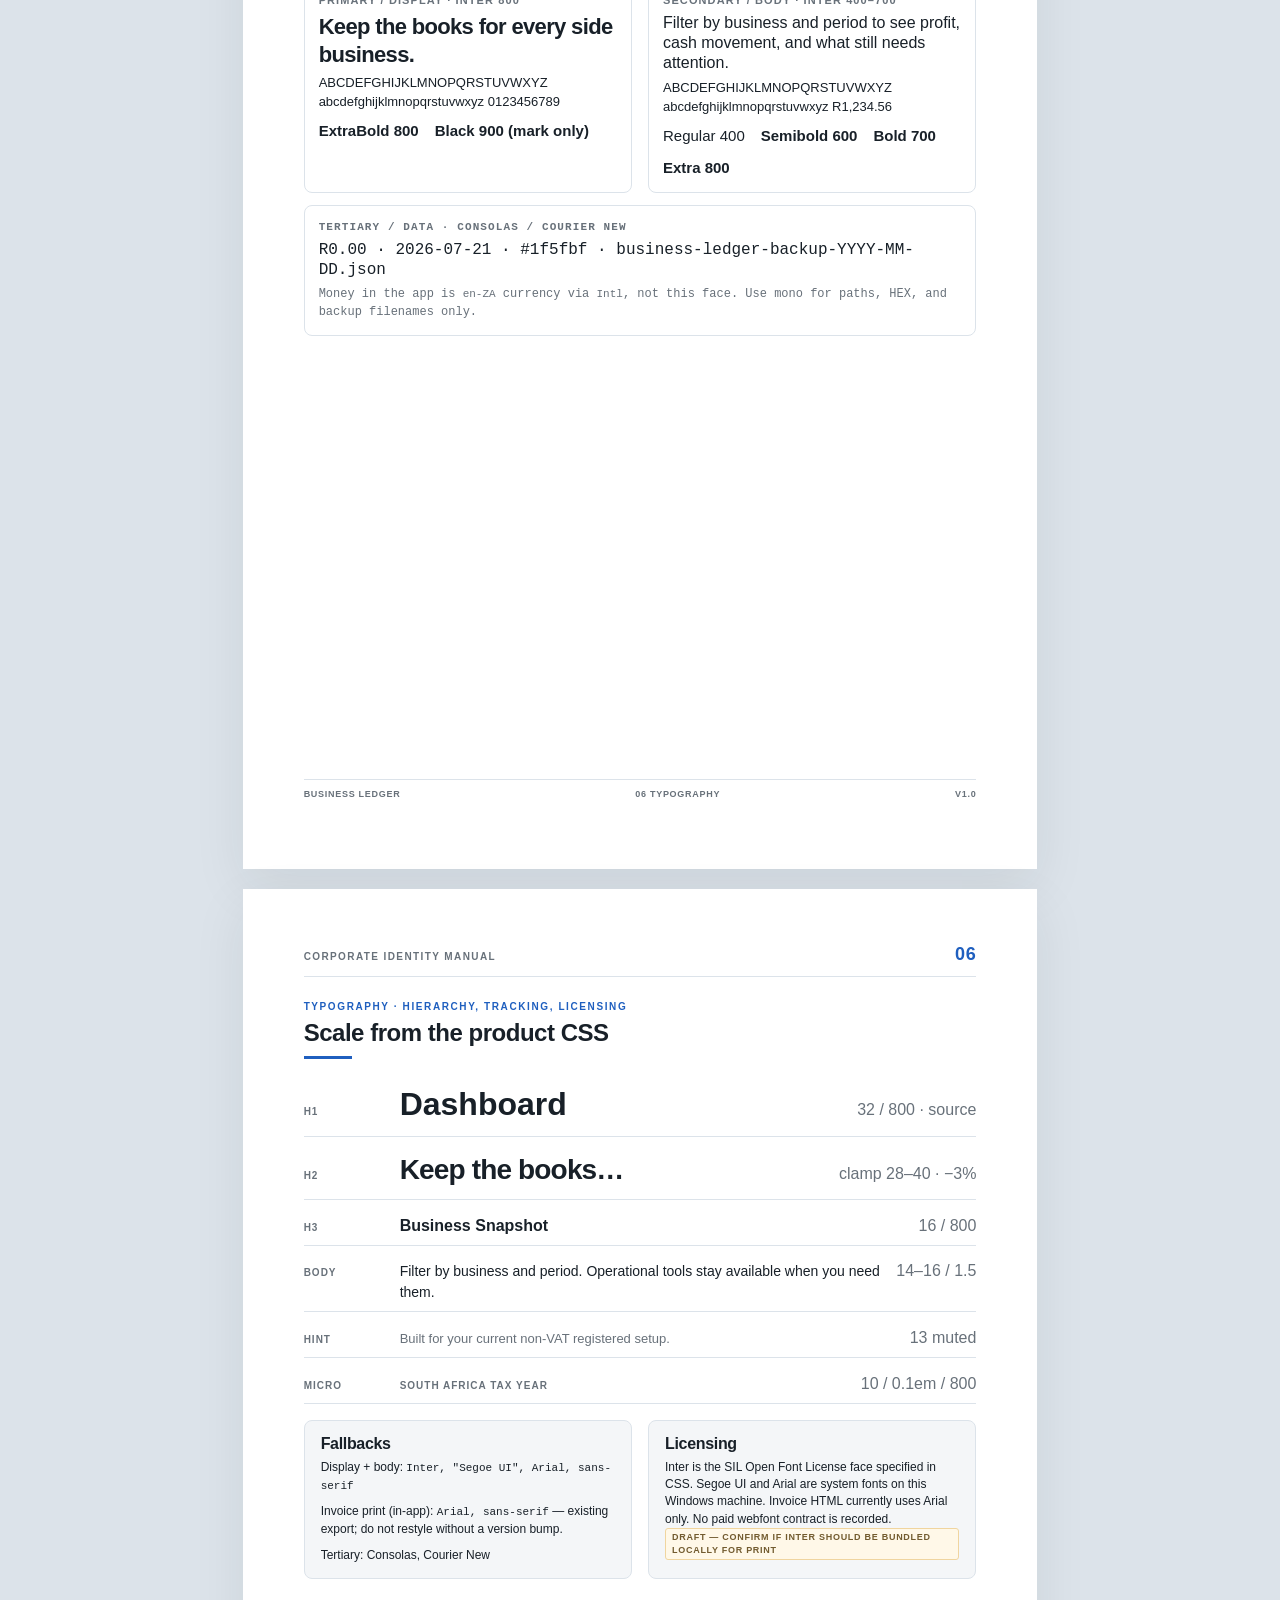
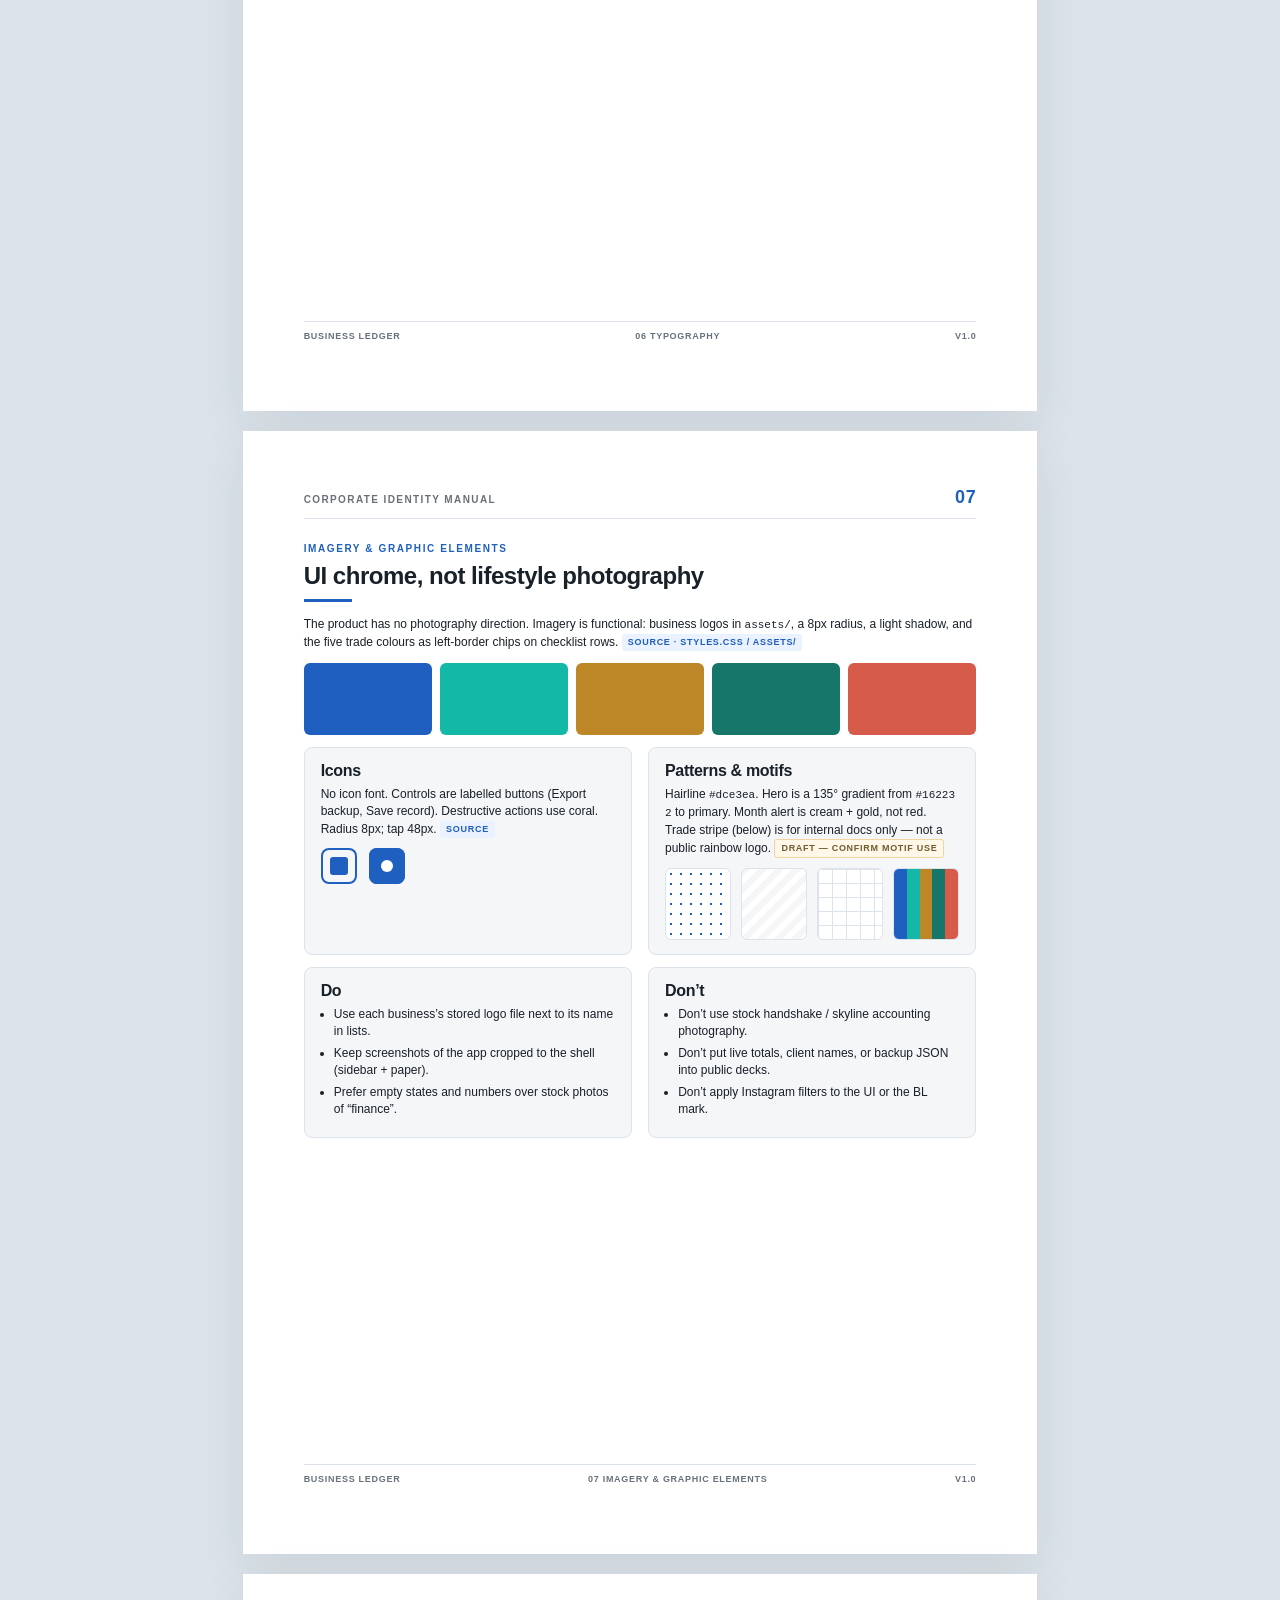
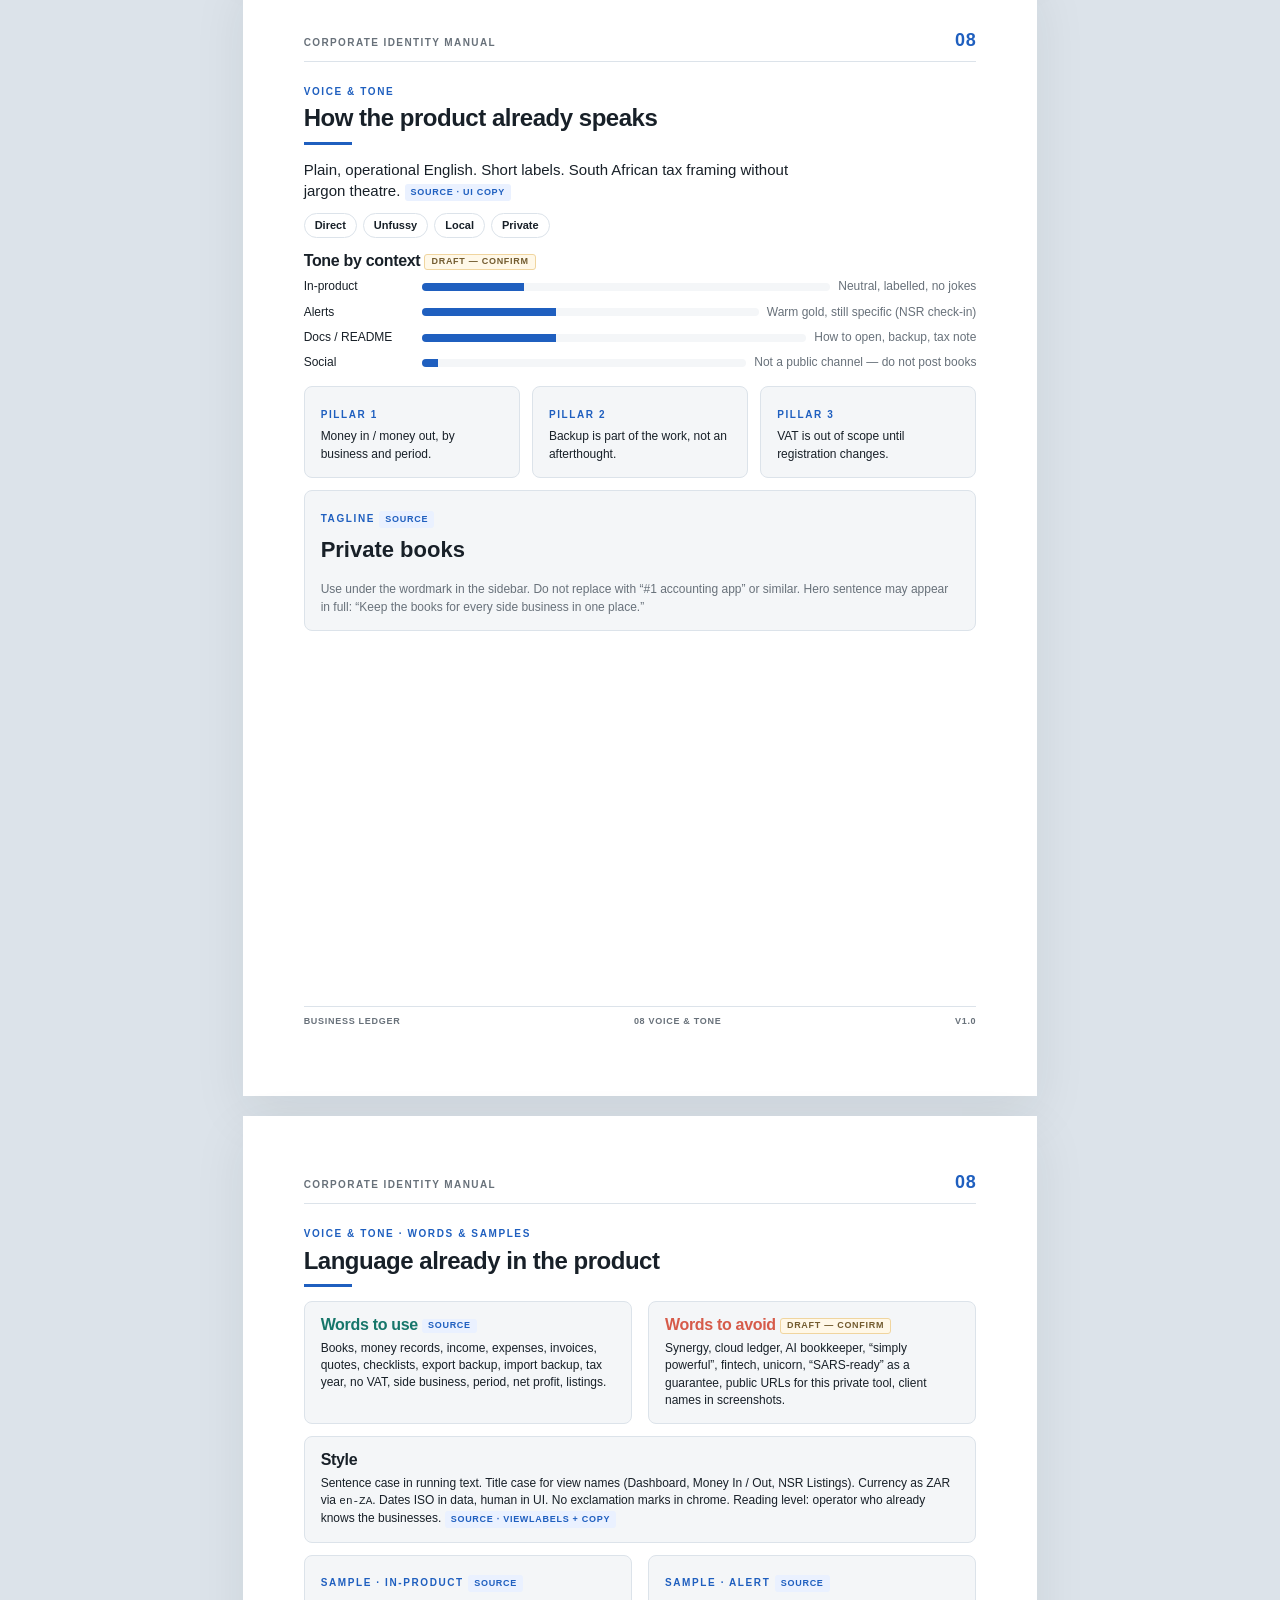
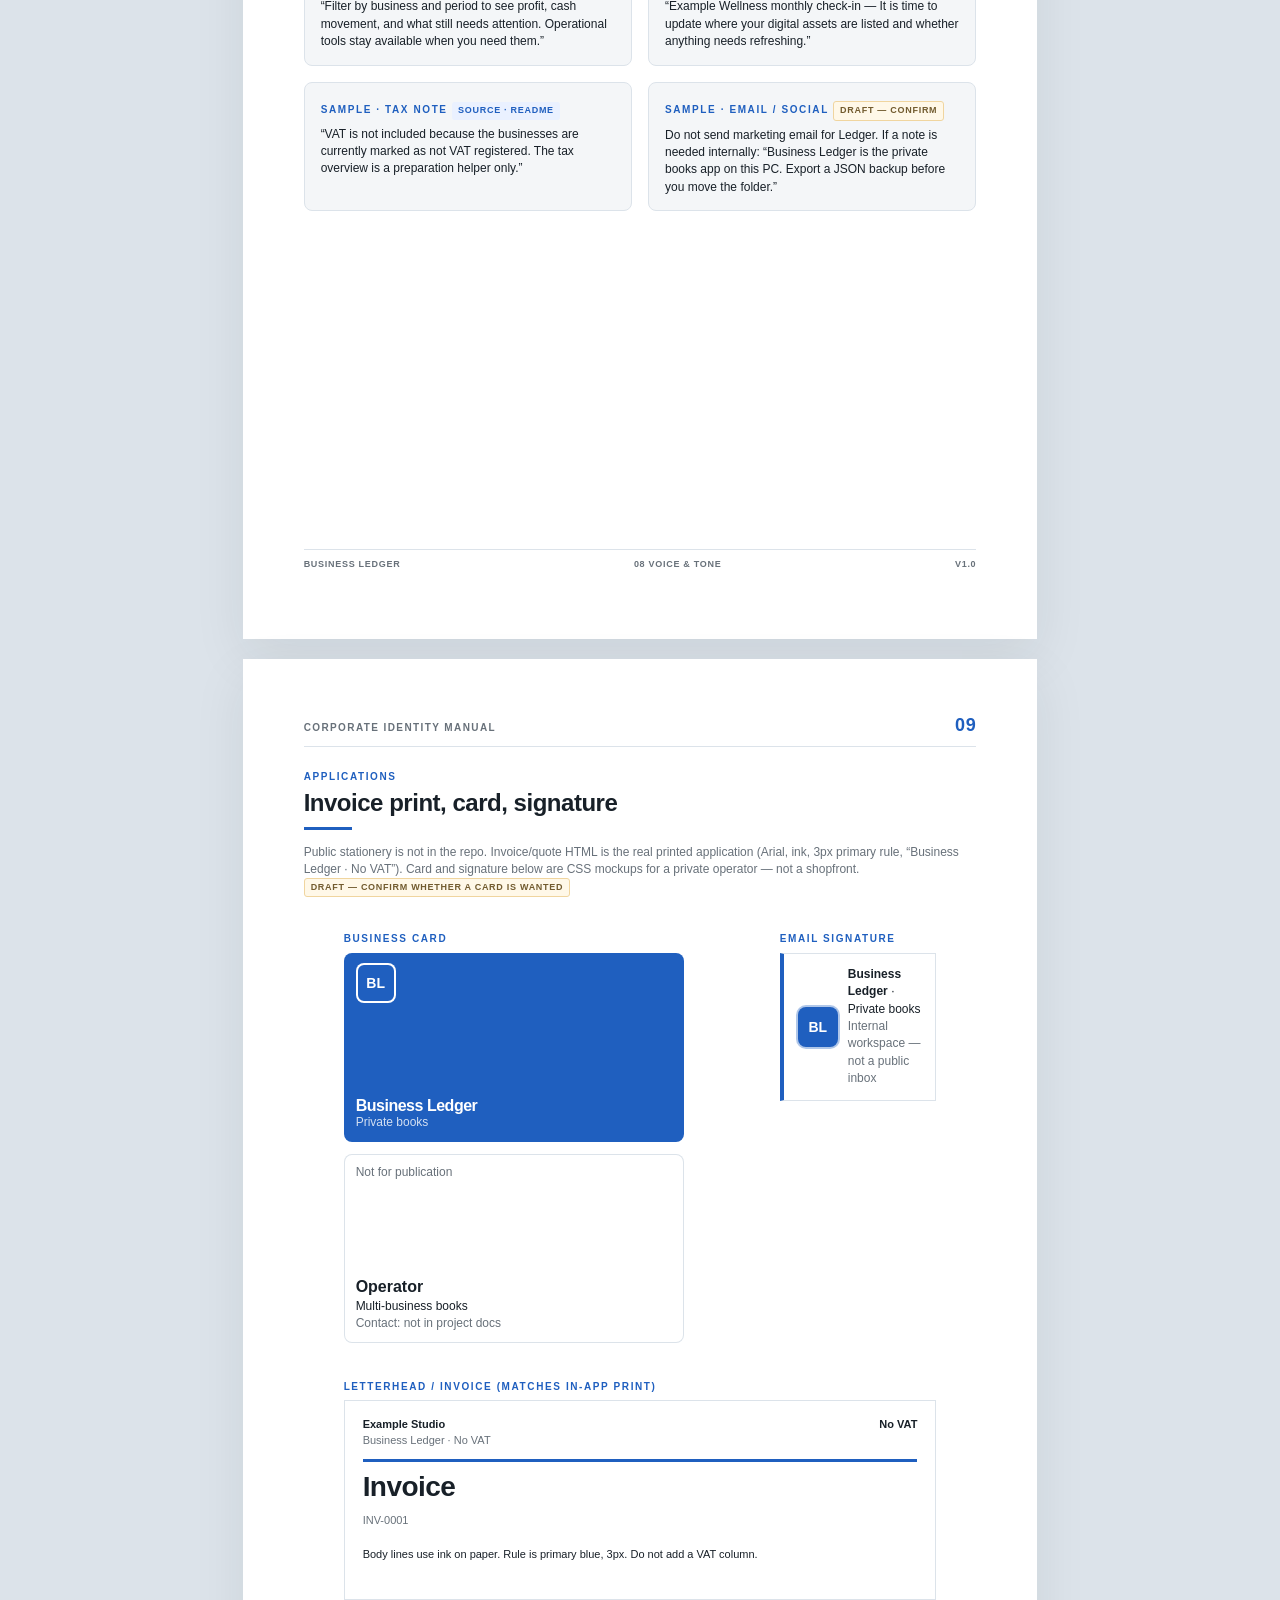
<file: docs/design/company-ci.html>
<!DOCTYPE html>
<html lang="en-ZA">
<head>
  <meta charset="utf-8">
  <meta name="viewport" content="width=device-width, initial-scale=1">
  <title>Business Ledger — Corporate Identity Manual</title>
  <meta name="color-scheme" content="light">
  <meta name="theme-color" content="#1f5fbf">

  <!--
    Business Ledger CI — filled from project.md, README.md, index.html, styles.css, app.js (2026-08-19).
    Strategy / voice sentences tagged Source or Draft — confirm. No invented legal name, contacts, or PMS.
    Tokens used: --ci-primary #1f5fbf, --ci-secondary #16766a, --ci-accent #bd8728,
    --ci-ink #182028, --ci-paper #ffffff, --ci-font-display / --ci-font-body Inter.
  -->
  <style>
    :root {
      --ci-primary: #1f5fbf;
      --ci-secondary: #16766a;
      --ci-accent: #bd8728;
      --ci-ink: #182028;
      --ci-paper: #ffffff;
      --ci-muted: #68717a;
      --ci-line: #dce3ea;
      --ci-soft: #f4f6f8;
      --ci-on-primary: #ffffff;
      --ci-danger: #d65b4a;
      --ci-ok: #16766a;
      --ci-sidebar: #111923;
      --ci-hero-deep: #162232;
      --ci-apps: #14B8A6;
      --ci-radius: 8px;
      --ci-font-display: Inter, "Segoe UI", Arial, sans-serif;
      --ci-font-body: Inter, "Segoe UI", Arial, sans-serif;
      --ci-shadow: 0 18px 50px rgba(24, 32, 40, 0.08);
    }

    * { box-sizing: border-box; }
    html, body, .sheet, .swatch .chip, .ci-mark, .mock, .pattern {
      -webkit-print-color-adjust: exact;
      print-color-adjust: exact;
      color-adjust: exact;
    }
    html { font-size: 16px; }
    body {
      margin: 0;
      font-family: var(--ci-font-body);
      color: var(--ci-ink);
      background: #dce3ea;
      line-height: 1.45;
    }
    h1, h2, h3, h4 { font-family: var(--ci-font-display); font-weight: 800; line-height: 1.1; margin: 0; letter-spacing: -0.02em; }
    p { margin: 0 0 0.7em; }
    p:last-child { margin-bottom: 0; }
    a { color: var(--ci-primary); }
    ul { margin: 0; padding: 0 0 0 1.1em; }
    li { margin: 0 0 0.35em; }
    table { width: 100%; border-collapse: collapse; font-size: 12px; }
    th, td { text-align: left; padding: 8px 10px; border-bottom: 1px solid var(--ci-line); vertical-align: top; }
    th { font-size: 10px; letter-spacing: 0.08em; text-transform: uppercase; color: var(--ci-muted); font-weight: 800; }
    code, .mono { font-family: Consolas, "Courier New", monospace; font-size: 11px; word-break: break-all; }

    .screen-chrome { max-width: 210mm; margin: 0 auto; padding: 16px 8px 8px; }
    .screen-chrome .bar {
      display: flex; flex-wrap: wrap; gap: 8px; align-items: center;
      background: #fff; border: 1px solid var(--ci-line); border-radius: 10px;
      padding: 10px 12px; box-shadow: var(--ci-shadow);
    }
    .screen-chrome p { margin: 0; font-size: 12px; color: var(--ci-muted); flex: 1; min-width: 200px; }
    .screen-chrome nav { display: flex; flex-wrap: wrap; gap: 6px; }
    .screen-chrome a, .screen-chrome button {
      min-height: 40px; padding: 0 12px; border-radius: 8px; border: 1px solid var(--ci-line);
      background: #fff; color: var(--ci-ink); font: inherit; font-size: 12px; font-weight: 700;
      text-decoration: none; display: inline-flex; align-items: center; cursor: pointer;
    }
    .screen-chrome button.primary { background: var(--ci-primary); color: #fff; border-color: var(--ci-primary); }
    .screen-chrome button:focus-visible, .screen-chrome a:focus-visible { outline: 2px solid var(--ci-primary); outline-offset: 2px; }

    .manual { padding-bottom: 48px; }
    .sheet {
      width: 210mm; min-height: 297mm; margin: 0 auto 20px; background: var(--ci-paper);
      color: var(--ci-ink); padding: 14mm 16mm 18mm; box-shadow: var(--ci-shadow);
      position: relative; display: flex; flex-direction: column; overflow: hidden;
    }
    .sheet-head {
      display: flex; justify-content: space-between; align-items: baseline;
      border-bottom: 1px solid var(--ci-line); padding-bottom: 8px; margin-bottom: 16px;
      font-size: 10px; letter-spacing: 0.14em; text-transform: uppercase; color: var(--ci-muted); font-weight: 800;
    }
    .sheet-head .num { color: var(--ci-primary); letter-spacing: 0.04em; font-size: 18px; font-weight: 800; }
    .sheet-body { flex: 1; }
    .sheet-foot {
      display: flex; justify-content: space-between; gap: 12px; margin-top: 16px; padding-top: 8px;
      border-top: 1px solid var(--ci-line); font-size: 9px; letter-spacing: 0.08em;
      text-transform: uppercase; color: var(--ci-muted); font-weight: 800;
    }

    .kicker {
      display: inline-block; font-size: 10px; font-weight: 800; letter-spacing: 0.16em;
      text-transform: uppercase; color: var(--ci-primary); margin-bottom: 6px;
    }
    .lede { font-size: 15px; max-width: 62ch; }
    .muted { color: var(--ci-muted); }
    .small { font-size: 12px; }
    .rule { height: 3px; width: 48px; background: var(--ci-primary); margin: 10px 0 14px; border: 0; }
    .grid-2 { display: grid; grid-template-columns: 1fr 1fr; gap: 16px; }
    .grid-3 { display: grid; grid-template-columns: 1fr 1fr 1fr; gap: 12px; }
    .grid-4 { display: grid; grid-template-columns: 1fr 1fr 1fr 1fr; gap: 10px; }
    .card { background: var(--ci-soft); border: 1px solid var(--ci-line); border-radius: var(--ci-radius); padding: 14px 16px; }
    .card h3 { font-size: 16px; margin-bottom: 6px; }
    .keep { break-inside: avoid; page-break-inside: avoid; }

    .sheet.cover { padding: 0; background: linear-gradient(135deg, var(--ci-hero-deep), var(--ci-primary)); color: #fff; }
    .cover-inner { flex: 1; display: grid; grid-template-rows: auto 1fr auto; padding: 16mm 18mm 14mm; min-height: 297mm; }
    .cover-top { display: flex; justify-content: space-between; font-size: 10px; letter-spacing: 0.18em; text-transform: uppercase; opacity: 0.82; font-weight: 800; }
    .cover-hero { display: flex; flex-direction: column; justify-content: center; padding: 24px 0; }
    .cover-hero h1 { font-size: 48px; margin: 12px 0 8px; color: #fff; }
    .cover-hero .tag { font-size: 20px; font-weight: 600; opacity: 0.9; letter-spacing: 0; }
    .cover-hero .doc-type { font-size: 13px; letter-spacing: 0.22em; text-transform: uppercase; font-weight: 800; color: #f0d59f; }
    .cover-toc { display: grid; grid-template-columns: 1fr 1fr; gap: 6px 32px; font-size: 12px; border-top: 1px solid rgba(255,255,255,0.22); padding-top: 16px; }
    .cover-toc div { display: flex; justify-content: space-between; gap: 12px; opacity: 0.92; }
    .cover-toc span { color: #f0d59f; font-variant-numeric: tabular-nums; font-weight: 800; }
    .cover-meta { display: flex; justify-content: space-between; margin-top: 18px; font-size: 11px; letter-spacing: 0.08em; text-transform: uppercase; opacity: 0.8; }

    .ci-mark {
      width: 72px; height: 72px; border-radius: var(--ci-radius);
      background: var(--ci-primary); color: #fff; display: grid; place-items: center;
      font-family: var(--ci-font-display); font-weight: 900; font-size: 22px;
      box-shadow: 0 0 0 2px rgba(31, 95, 191, 0.35); flex-shrink: 0;
    }
    .ci-mark.sm { width: 40px; height: 40px; font-size: 14px; }
    .ci-mark.xs { width: 24px; height: 24px; font-size: 9px; box-shadow: none; }
    .ci-mark.ink { background: var(--ci-ink); box-shadow: none; }
    .ci-mark.ghost { background: transparent; color: #fff; box-shadow: inset 0 0 0 2px #fff; }
    .ci-mark.mono-light { background: #fff; color: var(--ci-ink); box-shadow: inset 0 0 0 2px var(--ci-ink); }
    .lockup { display: flex; align-items: center; gap: 12px; }
    .lockup.stack { flex-direction: column; align-items: flex-start; gap: 8px; }
    .wordmark { font-family: var(--ci-font-display); font-size: 26px; font-weight: 800; letter-spacing: -0.03em; line-height: 1.1; }
    .wordmark small { display: block; font-size: 11px; letter-spacing: 0.04em; text-transform: none; color: var(--ci-muted); margin-top: 4px; font-weight: 600; }
    .stage {
      background: #fff; border: 1px dashed var(--ci-line); border-radius: var(--ci-radius);
      padding: 20px; display: grid; place-items: center; min-height: 120px;
    }
    .stage.dark { background: var(--ci-sidebar); color: #fff; }
    .stage.dark .wordmark small { color: rgba(255,255,255,0.58); }
    .stage.hero { background: linear-gradient(135deg, var(--ci-hero-deep), var(--ci-primary)); color: #fff; }
    .clear-space {
      position: relative; display: inline-grid; place-items: center; padding: 24px;
      background-image:
        linear-gradient(to right, rgba(31, 95, 191, 0.16) 0 24px, transparent 24px),
        linear-gradient(to left, rgba(31, 95, 191, 0.16) 0 24px, transparent 24px),
        linear-gradient(to bottom, rgba(31, 95, 191, 0.16) 0 24px, transparent 24px),
        linear-gradient(to top, rgba(31, 95, 191, 0.16) 0 24px, transparent 24px);
    }
    .min-row { display: flex; align-items: flex-end; gap: 28px; flex-wrap: wrap; }
    .dont .ci-mark.stretch { transform: scaleX(1.55); }
    .dont .ci-mark.rot { transform: rotate(-18deg); }
    .dont .ci-mark.recolor { background: #2a8f4a; }
    .dont .ci-mark.glow { box-shadow: 0 0 16px 4px var(--ci-accent); }
    .dont .ci-mark.outline { background: transparent; color: var(--ci-primary); box-shadow: inset 0 0 0 3px var(--ci-accent); }
    .dont-card { text-align: center; }
    .dont-card .lab { font-size: 11px; font-weight: 700; color: var(--ci-danger); margin-top: 8px; }
    .do-card .lab { font-size: 11px; font-weight: 700; color: var(--ci-ok); margin-top: 8px; }

    .swatch .chip { height: 72px; border-radius: 6px 6px 0 0; background: var(--sw, var(--ci-primary)); }
    .swatch { background: #fff; border: 1px solid var(--ci-line); border-radius: var(--ci-radius); overflow: hidden; }
    .swatch dl { margin: 0; padding: 10px 12px 12px; display: grid; gap: 2px; }
    .swatch h3 { font-size: 13px; padding: 8px 12px 0; letter-spacing: 0; }
    .swatch div { display: grid; grid-template-columns: 42px 1fr; gap: 8px; font-size: 11px; }
    .swatch dt { color: var(--ci-muted); font-weight: 700; }
    .swatch dd { margin: 0; font-family: Consolas, "Courier New", monospace; }

    .pair { display: grid; grid-template-columns: 1fr 1fr; min-height: 56px; border-radius: 6px; overflow: hidden; font-size: 11px; font-weight: 700; }
    .pair span { display: grid; place-items: center; padding: 8px; text-align: center; }
    .theme-frame { border-radius: var(--ci-radius); overflow: hidden; border: 1px solid var(--ci-line); }
    .theme-frame .bar { display: flex; align-items: center; gap: 8px; padding: 10px 12px; font-size: 12px; font-weight: 700; }
    .theme-frame .body { padding: 12px; font-size: 12px; min-height: 72px; }
    .btn { display: inline-flex; align-items: center; justify-content: center; min-height: 36px; padding: 0 14px; border-radius: 8px; font-size: 12px; font-weight: 800; border: 0; }
    .btn-p { background: var(--ci-primary); color: #fff; }
    .biz { display: flex; align-items: center; gap: 8px; font-size: 12px; font-weight: 700; }
    .biz i { width: 12px; height: 12px; border-radius: 99px; background: var(--c); display: inline-block; }

    .type-card { background: #fff; border: 1px solid var(--ci-line); border-radius: var(--ci-radius); padding: 14px; }
    .type-card .family { font-size: 11px; letter-spacing: 0.1em; text-transform: uppercase; color: var(--ci-muted); font-weight: 800; margin-bottom: 4px; }
    .pangram { font-size: 22px; line-height: 1.25; margin: 0 0 6px; }
    .alpha { font-size: 13px; margin: 0; }
    .weights { display: flex; flex-wrap: wrap; gap: 10px 16px; font-size: 15px; margin-top: 8px; }
    .hier { list-style: none; padding: 0; margin: 0; }
    .hier li { display: grid; grid-template-columns: 88px 1fr auto; gap: 8px; align-items: baseline; padding: 8px 0; border-bottom: 1px solid var(--ci-line); }
    .hier .lvl { font-size: 10px; letter-spacing: 0.1em; text-transform: uppercase; color: var(--ci-muted); font-weight: 800; }

    .mood { display: grid; grid-template-columns: repeat(5, 1fr); gap: 8px; }
    .mood i { display: block; border-radius: 6px; min-height: 72px; }
    .pattern { height: 72px; border-radius: 6px; border: 1px solid var(--ci-line); }
    .pat-dots { background: radial-gradient(var(--ci-primary) 1.2px, transparent 1.3px) 0 0 / 10px 10px, #fff; }
    .pat-stripes { background: repeating-linear-gradient(135deg, var(--ci-soft), var(--ci-soft) 6px, #fff 6px, #fff 12px); }
    .pat-grid { background: linear-gradient(var(--ci-line) 1px, transparent 1px) 0 0 / 14px 14px, linear-gradient(90deg, var(--ci-line) 1px, transparent 1px) 0 0 / 14px 14px, #fff; }
    .pat-bar { background: linear-gradient(90deg, #1f5fbf 0 20%, #14B8A6 20% 40%, #bd8728 40% 60%, #16766a 60% 80%, #d65b4a 80% 100%); }
    .icon-row { display: flex; gap: 12px; align-items: center; }
    .ico { width: 36px; height: 36px; border-radius: 8px; box-shadow: inset 0 0 0 2px var(--ci-primary); position: relative; }
    .ico::after { content: ""; position: absolute; inset: 9px; background: var(--ci-primary); border-radius: 3px; }
    .ico.fill { background: var(--ci-primary); }
    .ico.fill::after { background: #fff; border-radius: 50%; inset: 12px; }

    .chips { display: flex; flex-wrap: wrap; gap: 6px; }
    .chip-t { border: 1px solid var(--ci-line); border-radius: 999px; padding: 4px 10px; font-size: 11px; font-weight: 700; background: #fff; }
    .tone { display: grid; grid-template-columns: 110px 1fr auto; gap: 8px; align-items: center; font-size: 12px; margin: 0 0 8px; }
    .meter { height: 8px; background: var(--ci-soft); border-radius: 99px; overflow: hidden; }
    .meter b { display: block; height: 100%; background: var(--ci-primary); width: var(--w, 50%); }
    .word-col.use h3 { color: var(--ci-ok); }
    .word-col.avoid h3 { color: var(--ci-danger); }

    .bc {
      width: 90mm; height: 50mm; background: var(--ci-primary); color: #fff;
      border-radius: 8px; padding: 10px 12px; display: flex; flex-direction: column; justify-content: space-between;
    }
    .bc.back { background: #fff; color: var(--ci-ink); box-shadow: inset 0 0 0 1px var(--ci-line); }
    .letter { border: 1px solid var(--ci-line); background: #fff; min-height: 200px; padding: 16px 18px; display: flex; flex-direction: column; gap: 10px; font-size: 11px; }
    .letter .lh { display: flex; justify-content: space-between; align-items: flex-start; border-bottom: 3px solid var(--ci-primary); padding-bottom: 10px; }
    .letter h4 { font-size: 28px; }
    .sig { background: #fff; border: 1px solid var(--ci-line); padding: 12px 14px; display: grid; grid-template-columns: auto 1fr; gap: 10px; align-items: center; font-size: 12px; border-left: 4px solid var(--ci-primary); }
    .slide { aspect-ratio: 16 / 9; background: linear-gradient(135deg, var(--ci-hero-deep), var(--ci-primary)); color: #fff; border-radius: 8px; padding: 16px 18px; display: flex; flex-direction: column; justify-content: flex-end; }
    .social { aspect-ratio: 1; background: var(--ci-soft); border: 1px solid var(--ci-line); border-radius: 8px; display: flex; flex-direction: column; overflow: hidden; font-size: 11px; }
    .social .ph { flex: 1; background: linear-gradient(160deg, var(--ci-hero-deep), var(--ci-primary)); }
    .social .cap { padding: 8px 10px; background: #fff; }
    .web { border: 1px solid var(--ci-line); border-radius: 8px; overflow: hidden; background: #fff; font-size: 11px; }
    .web .chrome { background: var(--ci-soft); padding: 6px 10px; display: flex; gap: 6px; align-items: center; }
    .web .dot { width: 8px; height: 8px; border-radius: 50%; background: #c5cdd4; }
    .web .url { flex: 1; background: #fff; border-radius: 4px; height: 16px; }
    .web .app { display: grid; grid-template-columns: 88px 1fr; min-height: 120px; }
    .web .side { background: var(--ci-sidebar); color: #fff; padding: 10px 8px; }
    .web .mainp { padding: 10px; background: var(--ci-soft); }
    .web .cta { background: var(--ci-primary); color: #fff; border-radius: 8px; padding: 8px 10px; font-weight: 800; display: inline-block; min-height: 32px; }
    .pack { height: 100px; border-radius: 8px; background: linear-gradient(#fff 0 68%, var(--ci-primary) 68% 100%); border: 1px solid var(--ci-line); display: grid; place-items: center; font-size: 11px; color: var(--ci-muted); }
    .sign { height: 72px; background: var(--ci-primary); color: #fff; border-radius: 8px; display: grid; place-items: center; font-size: 16px; font-weight: 800; }
    .ad { min-height: 88px; padding: 14px; background: linear-gradient(135deg, var(--ci-hero-deep), var(--ci-primary)); color: #fff; border-radius: 8px; }

    .check { list-style: none; padding: 0; }
    .check li { padding: 6px 0 6px 22px; position: relative; border-bottom: 1px solid var(--ci-line); font-size: 12px; }
    .check li::before { position: absolute; left: 0; font-weight: 800; }
    .check.do li::before { content: "✓"; color: var(--ci-ok); }
    .check.dont li::before { content: "✕"; color: var(--ci-danger); }
    .draft {
      display: inline-block; font-size: 9px; font-weight: 800; letter-spacing: 0.08em; text-transform: uppercase;
      background: #fff8e8; color: #725b2f; border: 1px solid #f0d59f; border-radius: 3px; padding: 2px 6px; vertical-align: middle;
    }
    .src {
      display: inline-block; font-size: 9px; font-weight: 800; letter-spacing: 0.08em; text-transform: uppercase;
      background: #eaf1ff; color: var(--ci-primary); border-radius: 3px; padding: 2px 6px; vertical-align: middle;
    }

    @page { size: A4 portrait; margin: 12mm 12mm 14mm; }
    @page {
      @bottom-left { content: "Business Ledger  ·  Corporate Identity Manual"; font-size: 8pt; color: #68717a; font-family: Inter, "Segoe UI", Arial, sans-serif; }
      @bottom-right { content: counter(page); font-size: 8pt; color: #68717a; }
    }

    @media print {
      html, body, .sheet, .swatch .chip, .ci-mark, .pattern, * {
        -webkit-print-color-adjust: exact !important;
        print-color-adjust: exact !important;
        color-adjust: exact !important;
      }
      body { background: #fff !important; }
      .screen-only { display: none !important; }
      .manual { padding: 0; }
      .sheet { width: auto; min-height: 0; margin: 0; box-shadow: none; overflow: visible; page-break-after: always; break-after: page; }
      .sheet:last-child { page-break-after: auto; break-after: auto; }
      .cover-inner { min-height: auto; }
      a { text-decoration: none; color: inherit; }
    }
    html.print-mode .screen-only { display: none !important; }
    html.print-mode body { background: #fff; }
    html.print-mode .sheet { box-shadow: none; margin: 0; }

    @media screen and (max-width: 900px) {
      .sheet { width: auto; min-height: 0; margin: 8px; padding: 20px; }
      .cover-inner { min-height: 0; }
      .cover-hero h1 { font-size: 32px; }
      .grid-2, .grid-3, .grid-4, .cover-toc, .web .app { grid-template-columns: 1fr; }
      .mood { grid-template-columns: 1fr 1fr; }
    }
  </style>
</head>
<body>
  <div class="screen-only screen-chrome">
    <div class="bar">
      <p><strong>Business Ledger CI</strong> — Chrome print, A4, Background graphics on. <code>?print=1</code> hides this bar. Private tool — do not publish.</p>
      <nav aria-label="Sections">
        <a href="#cover">Cover</a>
        <a href="#introduction">Intro</a>
        <a href="#strategy">Strategy</a>
        <a href="#logo">Logo</a>
        <a href="#color">Colour</a>
        <a href="#typography">Type</a>
        <a href="#imagery">Imagery</a>
        <a href="#voice">Voice</a>
        <a href="#applications">Apps</a>
        <a href="#dos-donts">Do’s</a>
        <a href="#governance">Gov</a>
        <a href="#assets">Assets</a>
      </nav>
      <button type="button" class="primary" id="ci-print">Print / PDF</button>
    </div>
  </div>

  <article class="manual">

    <section class="sheet cover" id="cover" aria-label="Cover">
      <div class="cover-inner">
        <div class="cover-top">
          <span>Private multi-business books</span>
          <span>Confidential · Internal use</span>
        </div>
        <div class="cover-hero">
          <div class="ci-mark" aria-hidden="true">BL</div>
          <p class="doc-type">Corporate Identity Manual</p>
          <h1>Business Ledger</h1>
          <p class="tag">Private books</p>
        </div>
        <div>
          <div class="cover-toc" aria-label="Contents">
            <div><span>01</span> Cover</div>
            <div><span>02</span> Introduction &amp; Brand Story</div>
            <div><span>03</span> Strategy</div>
            <div><span>04</span> Logo System</div>
            <div><span>05</span> Color Palette</div>
            <div><span>06</span> Typography</div>
            <div><span>07</span> Imagery &amp; Graphic Elements</div>
            <div><span>08</span> Voice &amp; Tone</div>
            <div><span>09</span> Applications</div>
            <div><span>10</span> Do’s and Don’ts</div>
            <div><span>11</span> Governance</div>
            <div><span>12</span> Asset downloads</div>
          </div>
          <div class="cover-meta">
            <span>Version 1.0</span>
            <span>2026-08-19</span>
            <span>Owner: Tia Power</span>
          </div>
        </div>
      </div>
    </section>

    <section class="sheet" id="introduction">
      <header class="sheet-head"><span>Corporate Identity Manual</span><span class="num">02</span></header>
      <div class="sheet-body">
        <p class="kicker">Introduction &amp; brand story</p>
        <h2>A private books workspace, not a public brand site</h2>
        <hr class="rule">
        <p class="lede">Business Ledger is a private multi-business accounting workspace to keep the books for side businesses: income, expenses, invoices, P&amp;L reports and South African tax-year summaries. <span class="src">Source · index.html meta + README</span></p>
        <div class="grid-2" style="margin-top:16px">
          <article class="card keep">
            <h3>Purpose of this manual</h3>
            <p class="small">This is the identity system for the Ledger product chrome (sidebar mark, blue actions, invoice print). It is not a mockup board and not a wireframe. The product itself is a private finance tool — do not publish this manual or the app.</p>
          </article>
          <article class="card keep">
            <h3>Brand essence</h3>
            <p class="small">Private books. Five trades. One screen. <span class="draft">Draft — confirm</span></p>
            <p class="small">Keep the books for every side business in one place. <span class="src">Source · dashboard hero</span></p>
            <p class="small muted" style="margin-top:8px">Product title: Business Ledger – Multi-Business Books. Legal trading name is not in project docs. <span class="draft">Draft — confirm</span></p>
          </article>
        </div>
        <div class="grid-2" style="margin-top:12px">
          <article class="card keep">
            <h3>This product is</h3>
            <p class="small">A local, static HTML/CSS/JS books tool with browser <code>localStorage</code>, ZAR formatting (<code>en-ZA</code>), South Africa tax year 1 Mar–28/29 Feb, and a switcher for five side businesses. No VAT is added because the businesses are marked as not VAT-registered. <span class="src">Source · project.md, app.js, README</span></p>
          </article>
          <article class="card keep">
            <h3>This product is not</h3>
            <p class="small">A public website, a bank, a SARS eFiling product, or a multi-tenant SaaS. It is also not a substitute for a tax practitioner. Backups live as JSON in the project <code>backups/</code> folder. <span class="src">Source · README / project.md</span></p>
          </article>
        </div>
        <article class="card keep" style="margin-top:12px">
          <h3>Umbrella</h3>
          <p class="small">Ledger tracks multiple businesses side by side. Each business has its own colour chip in the UI. Ledger blue (<code>#1f5fbf</code>) is the product identity — not a replacement for those product brands. <span class="src">Source · project.md, app.js businesses[]</span></p>
        </article>
      </div>
      <footer class="sheet-foot"><span>Business Ledger</span><span>02  Introduction &amp; Brand Story</span><span>v1.0</span></footer>
    </section>

    <section class="sheet" id="strategy">
      <header class="sheet-head"><span>Corporate Identity Manual</span><span class="num">03</span></header>
      <div class="sheet-body">
        <p class="kicker">Strategy</p>
        <h2>Mission, vision, and the ground we stand on</h2>
        <hr class="rule">
        <div class="grid-2">
          <article class="card keep">
            <p class="kicker">Mission <span class="src">Source</span></p>
            <p>Keep the books for every side business in one place — profit, cash movement, invoices, and what still needs attention.</p>
          </article>
          <article class="card keep">
            <p class="kicker">Vision <span class="draft">Draft — confirm</span></p>
            <p>Every rand that belongs to these businesses is recorded, labelled by trade, and ready to export — so tax season is a file pack, not a reconstruction.</p>
          </article>
        </div>
        <article class="card keep" style="margin-top:12px">
          <p class="kicker">Values <span class="draft">Draft — confirm · grounded in product behaviour</span></p>
          <div class="grid-3">
            <div><h3>Private by default</h3><p class="small">The app is a local workspace. Do not publish; no secrets in repo docs.</p></div>
            <div><h3>Honest about tax</h3><p class="small">No VAT line. Tax overview is a preparation helper, not a filing product.</p></div>
            <div><h3>Backup first</h3><p class="small">Export JSON regularly. Import round-trip is a first-class action in the top bar.</p></div>
            <div><h3>One desk, five trades</h3><p class="small">Filter by business and period. Colour marks which trade a row belongs to.</p></div>
            <div><h3>Ready, not fussy</h3><p class="small">Static stack, 48px taps, primary CTA full-width on forms. Product is marked complete / ready to use.</p></div>
            <div>
              <h3>Personality</h3>
              <div class="chips" style="margin-top:6px">
                <span class="chip-t">Calm</span>
                <span class="chip-t">Precise</span>
                <span class="chip-t">Operational</span>
                <span class="chip-t">Local (ZA)</span>
                <span class="chip-t">Unshowy</span>
              </div>
              <p class="small muted" style="margin-top:6px">Draft — confirm</p>
            </div>
          </div>
        </article>
        <div class="grid-2" style="margin-top:12px">
          <article class="card keep">
            <p class="kicker">Positioning <span class="src">Source · README</span></p>
            <p class="small">For the operator of several South African side businesses who needs books, quotes, orders, and NSR listing checks in one Chrome window — not five spreadsheets and not a cloud accounting suite.</p>
          </article>
          <article class="card keep">
            <p class="kicker">Audience <span class="draft">Draft — confirm</span></p>
            <p class="small">The owner-operator of several small businesses. Comfortable in Chrome on this PC. Needs SA tax-year framing and ZAR, not USD-first UI.</p>
          </article>
        </div>
        <article class="card keep" style="margin-top:12px">
          <p class="kicker">Brand promise <span class="src">Source · sidebar lockup</span></p>
          <p>Private books.</p>
        </article>
      </div>
      <footer class="sheet-foot"><span>Business Ledger</span><span>03  Strategy</span><span>v1.0</span></footer>
    </section>

    <section class="sheet" id="logo">
      <header class="sheet-head"><span>Corporate Identity Manual</span><span class="num">04</span></header>
      <div class="sheet-body">
        <p class="kicker">Logo system</p>
        <h2>The BL mark and wordmark</h2>
        <hr class="rule">
        <p class="small muted">Source: <code>index.html</code> <code>.brand-mark</code> is a 40×40px rounded square, brand blue, white “BL”, font-weight 900. Wordmark is “Business Ledger” + small “Private books”. Favicon: <code>assets/business-ledger.ico</code>. No separate SVG wordmark is in the repo — CSS-drawn mark is the print fallback.</p>
        <div class="grid-2" style="margin-top:12px">
          <figure class="keep">
            <p class="kicker">Primary lockup</p>
            <div class="stage">
              <div class="lockup">
                <div class="ci-mark sm" aria-hidden="true">BL</div>
                <div class="wordmark">Business Ledger<small>Private books</small></div>
              </div>
            </div>
          </figure>
          <figure class="keep">
            <p class="kicker">Secondary — stacked (sidebar)</p>
            <div class="stage dark" style="justify-content:flex-start;padding:16px">
              <div class="lockup">
                <div class="ci-mark sm" aria-hidden="true">BL</div>
                <div class="wordmark" style="font-size:16px;color:#fff">Business Ledger<small>Private books</small></div>
              </div>
            </div>
          </figure>
        </div>
        <div class="grid-3" style="margin-top:12px">
          <figure class="keep">
            <p class="kicker">Symbol / isotype</p>
            <div class="stage"><div class="ci-mark" aria-hidden="true">BL</div></div>
          </figure>
          <figure class="keep">
            <p class="kicker">Wordmark only</p>
            <div class="stage"><div class="wordmark">Business Ledger</div></div>
          </figure>
          <figure class="keep">
            <p class="kicker">On hero blue</p>
            <div class="stage hero"><div class="lockup"><div class="ci-mark sm ghost">BL</div><div class="wordmark" style="font-size:18px;color:#fff">Business Ledger</div></div></div>
          </figure>
        </div>
        <p class="small" style="margin-top:14px">Do not replace BL with a serif monogram or a circle. The product mark is a rounded square (radius 8px) matching UI controls. <span class="src">Source · styles.css .brand-mark</span></p>
      </div>
      <footer class="sheet-foot"><span>Business Ledger</span><span>04  Logo System</span><span>v1.0</span></footer>
    </section>

    <section class="sheet" id="logo-usage">
      <header class="sheet-head"><span>Corporate Identity Manual</span><span class="num">04</span></header>
      <div class="sheet-body">
        <p class="kicker">Logo system · usage</p>
        <h2>Favicon, mono, reverse, space, and size</h2>
        <hr class="rule">
        <div class="grid-3">
          <figure class="keep">
            <p class="kicker">Favicon / app icon</p>
            <div class="stage" style="gap:16px;display:flex;justify-content:center;align-items:flex-end;">
              <div class="ci-mark" style="width:48px;height:48px;font-size:14px">BL</div>
              <div class="ci-mark" style="width:32px;height:32px;font-size:11px">BL</div>
              <div class="ci-mark xs">BL</div>
            </div>
            <p class="small muted" style="margin-top:6px">Use the ICO at <code>assets/business-ledger.ico</code>. Theme colour <code>#1f5fbf</code>.</p>
          </figure>
          <figure class="keep">
            <p class="kicker">Monochrome</p>
            <div class="stage"><div class="lockup"><div class="ci-mark ink">BL</div><div class="wordmark" style="font-size:18px">Business Ledger</div></div></div>
          </figure>
          <figure class="keep">
            <p class="kicker">Reverse</p>
            <div class="stage dark"><div class="lockup"><div class="ci-mark ghost">BL</div><div class="wordmark" style="font-size:18px;color:#fff">Business Ledger</div></div></div>
          </figure>
        </div>
        <div class="grid-2" style="margin-top:14px">
          <figure class="keep">
            <p class="kicker">Clear space</p>
            <div class="stage">
              <div class="clear-space">
                <div class="lockup"><div class="ci-mark sm">BL</div><div class="wordmark" style="font-size:18px">Business Ledger</div></div>
              </div>
            </div>
            <p class="small muted" style="margin-top:6px">Clear space = the 40px mark height. Matches sidebar gap (12px is tighter in-app; print uses a full mark unit). <span class="draft">Draft — confirm print unit</span></p>
          </figure>
          <figure class="keep">
            <p class="kicker">Minimum size</p>
            <div class="stage">
              <div class="min-row">
                <div><div class="ci-mark xs">BL</div><p class="small muted">Favicon 16–24 px</p></div>
                <div><div class="ci-mark sm">BL</div><p class="small muted">UI 40 px (source)</p></div>
                <div><div class="lockup"><div class="ci-mark sm">BL</div><div class="wordmark" style="font-size:16px">Business Ledger</div></div><p class="small muted">Print lockup ≥ 12 mm</p></div>
              </div>
            </div>
          </figure>
        </div>
      </div>
      <footer class="sheet-foot"><span>Business Ledger</span><span>04  Logo System</span><span>v1.0</span></footer>
    </section>

    <section class="sheet" id="logo-donts">
      <header class="sheet-head"><span>Corporate Identity Manual</span><span class="num">04</span></header>
      <div class="sheet-body">
        <p class="kicker">Logo system · do’s &amp; don’ts · co-branding</p>
        <h2>Protect the mark</h2>
        <hr class="rule">
        <div class="grid-3">
          <div class="card keep do-card"><div class="stage"><div class="ci-mark">BL</div></div><p class="lab">Do — 8px square on a quiet field</p></div>
          <div class="card keep do-card"><div class="stage dark"><div class="ci-mark ghost">BL</div></div><p class="lab">Do — reverse on sidebar / hero</p></div>
          <div class="card keep do-card"><div class="stage"><div class="ci-mark ink">BL</div></div><p class="lab">Do — ink when colour cannot print</p></div>
          <div class="card keep dont dont-card"><div class="stage"><div class="ci-mark stretch">BL</div></div><p class="lab">Don’t stretch</p></div>
          <div class="card keep dont dont-card"><div class="stage"><div class="ci-mark rot">BL</div></div><p class="lab">Don’t rotate</p></div>
          <div class="card keep dont dont-card"><div class="stage"><div class="ci-mark recolor">BL</div></div><p class="lab">Don’t recolour off-palette</p></div>
          <div class="card keep dont dont-card"><div class="stage"><div class="ci-mark glow">BL</div></div><p class="lab">Don’t add glow or shadow</p></div>
          <div class="card keep dont dont-card"><div class="stage"><div class="ci-mark outline">BL</div></div><p class="lab">Don’t outline in gold</p></div>
          <div class="card keep dont dont-card"><div class="stage" style="background:repeating-linear-gradient(45deg,#ccc,#ccc 4px,#eee 4px,#eee 8px)"><div class="ci-mark">BL</div></div><p class="lab">Don’t sit on a busy photo</p></div>
        </div>
        <article class="card keep" style="margin-top:14px">
          <h3>Co-branding with the five trades</h3>
          <p class="small">Ledger blue identifies the books app. Each tracked business keeps its own colour in lists and checklists — do not recolour the BL mark to bakery gold or notebook coral. <span class="src">Source · app.js businesses[].color</span></p>
          <div class="stage" style="margin-top:10px;min-height:88px;">
            <div class="lockup" style="gap:18px;flex-wrap:wrap">
              <div class="lockup"><div class="ci-mark sm">BL</div><strong>Business Ledger</strong></div>
              <span class="muted" style="font-size:22px;font-weight:300">|</span>
              <span class="biz" style="--c:#1f5fbf"><i></i> Example Studio</span>
              <span class="biz" style="--c:#14B8A6"><i></i> Example Apps</span>
              <span class="biz" style="--c:#bd8728"><i></i> Example Bakery</span>
              <span class="biz" style="--c:#16766a"><i></i> Example Wellness</span>
              <span class="biz" style="--c:#d65b4a"><i></i> Example Notebooks</span>
            </div>
          </div>
          <p class="small muted" style="margin-top:8px">Partner / agency lockups: not documented. Do not invent a public co-brand. <span class="draft">Draft — confirm</span></p>
        </article>
      </div>
      <footer class="sheet-foot"><span>Business Ledger</span><span>04  Logo System</span><span>v1.0</span></footer>
    </section>

    <section class="sheet" id="color">
      <header class="sheet-head"><span>Corporate Identity Manual</span><span class="num">05</span></header>
      <div class="sheet-body">
        <p class="kicker">Color palette</p>
        <h2>Tokens from <code>styles.css :root</code></h2>
        <hr class="rule">
        <div class="grid-4">
          <article class="swatch keep" style="--sw:#1f5fbf">
            <div class="chip"></div>
            <h3>Primary · Blue</h3>
            <dl>
              <div><dt>HEX</dt><dd>#1F5FBF</dd></div>
              <div><dt>RGB</dt><dd>31, 95, 191</dd></div>
              <div><dt>CMYK</dt><dd>84 · 50 · 0 · 25</dd></div>
              <div><dt>PMS</dt><dd>Draft — confirm</dd></div>
            </dl>
          </article>
          <article class="swatch keep" style="--sw:#16766a">
            <div class="chip"></div>
            <h3>Secondary · Teal</h3>
            <dl>
              <div><dt>HEX</dt><dd>#16766A</dd></div>
              <div><dt>RGB</dt><dd>22, 118, 106</dd></div>
              <div><dt>CMYK</dt><dd>81 · 0 · 10 · 54</dd></div>
              <div><dt>PMS</dt><dd>Draft — confirm</dd></div>
            </dl>
          </article>
          <article class="swatch keep" style="--sw:#bd8728">
            <div class="chip"></div>
            <h3>Accent · Gold</h3>
            <dl>
              <div><dt>HEX</dt><dd>#BD8728</dd></div>
              <div><dt>RGB</dt><dd>189, 135, 40</dd></div>
              <div><dt>CMYK</dt><dd>0 · 29 · 79 · 26</dd></div>
              <div><dt>PMS</dt><dd>Draft — confirm</dd></div>
            </dl>
          </article>
          <article class="swatch keep" style="--sw:#182028">
            <div class="chip"></div>
            <h3>Ink</h3>
            <dl>
              <div><dt>HEX</dt><dd>#182028</dd></div>
              <div><dt>RGB</dt><dd>24, 32, 40</dd></div>
              <div><dt>CMYK</dt><dd>40 · 20 · 0 · 84</dd></div>
              <div><dt>PMS</dt><dd>Draft — confirm</dd></div>
            </dl>
          </article>
        </div>
        <div class="grid-4" style="margin-top:10px">
          <article class="swatch keep" style="--sw:#ffffff">
            <div class="chip"></div>
            <h3>Paper</h3>
            <dl>
              <div><dt>HEX</dt><dd>#FFFFFF</dd></div>
              <div><dt>RGB</dt><dd>255, 255, 255</dd></div>
              <div><dt>CMYK</dt><dd>0 · 0 · 0 · 0</dd></div>
              <div><dt>PMS</dt><dd>—</dd></div>
            </dl>
          </article>
          <article class="swatch keep" style="--sw:#68717a">
            <div class="chip"></div>
            <h3>Muted</h3>
            <dl>
              <div><dt>HEX</dt><dd>#68717A</dd></div>
              <div><dt>RGB</dt><dd>104, 113, 122</dd></div>
              <div><dt>CMYK</dt><dd>15 · 7 · 0 · 52</dd></div>
              <div><dt>PMS</dt><dd>—</dd></div>
            </dl>
          </article>
          <article class="swatch keep" style="--sw:#f4f6f8">
            <div class="chip"></div>
            <h3>Soft</h3>
            <dl>
              <div><dt>HEX</dt><dd>#F4F6F8</dd></div>
              <div><dt>RGB</dt><dd>244, 246, 248</dd></div>
              <div><dt>CMYK</dt><dd>2 · 1 · 0 · 3</dd></div>
              <div><dt>PMS</dt><dd>—</dd></div>
            </dl>
          </article>
          <article class="swatch keep" style="--sw:#d65b4a">
            <div class="chip"></div>
            <h3>Coral · alert</h3>
            <dl>
              <div><dt>HEX</dt><dd>#D65B4A</dd></div>
              <div><dt>RGB</dt><dd>214, 91, 74</dd></div>
              <div><dt>CMYK</dt><dd>0 · 57 · 65 · 16</dd></div>
              <div><dt>PMS</dt><dd>Draft — confirm</dd></div>
            </dl>
          </article>
        </div>
        <p class="small muted" style="margin-top:10px">HEX/RGB from CSS. CMYK is a conversion for print notes, not a press proof. Line <code>#dce3ea</code>, dash-soft <code>#c5cdd4</code>, sidebar <code>#111923</code>, Apps chip <code>#14B8A6</code> (app.js, not :root). Windows Terminal tab for this project is the same primary blue.</p>
      </div>
      <footer class="sheet-foot"><span>Business Ledger</span><span>05  Color Palette</span><span>v1.0</span></footer>
    </section>

    <section class="sheet" id="color-usage">
      <header class="sheet-head"><span>Corporate Identity Manual</span><span class="num">05</span></header>
      <div class="sheet-body">
        <p class="kicker">Color palette · usage, contrast, themes</p>
        <h2>When to use which colour</h2>
        <hr class="rule">
        <table class="keep">
          <thead><tr><th>Role</th><th>Use for</th><th>Do not use for</th></tr></thead>
          <tbody>
            <tr><td>Primary blue</td><td>Mark, active nav, primary buttons, invoice rule, theme-color, WT tab</td><td>Bakery or notebook rows (those keep their business chips)</td></tr>
            <tr><td>Teal</td><td>NSR live KPIs, positive status pills, secondary emphasis</td><td>Replacing the BL mark</td></tr>
            <tr><td>Gold</td><td>Month-alert action, Example Bakery chip, warm notices (<code>#fff8e8</code> / <code>#f0d59f</code>)</td><td>Body copy (contrast fails WCAG AA for 14px)</td></tr>
            <tr><td>Coral</td><td>Destructive icon buttons, blocked status, Example Notebooks chip</td><td>Primary actions</td></tr>
            <tr><td>Ink / paper / soft</td><td>All long text; page ground is soft, panels are paper</td><td>Accent fills</td></tr>
          </tbody>
        </table>
        <h3 style="margin:16px 0 8px;font-size:16px">Contrast (sRGB, relative luminance)</h3>
        <p class="small">Ink on paper ≈ <strong>16.5:1</strong> AAA. Primary on white ≈ <strong>6.1:1</strong> AA for body. White on primary ≈ <strong>6.1:1</strong> AA. Teal on white ≈ <strong>5.5:1</strong> AA. Gold on white ≈ <strong>3.2:1</strong> — large text only (18px+ / 14px bold). Coral on white ≈ <strong>3.9:1</strong> — large text / UI chrome, not body. Muted on paper is for captions, not legal copy.</p>
        <div class="grid-2" style="margin-top:10px">
          <div class="pair keep"><span style="background:#1f5fbf;color:#fff">White on primary · pass AA</span><span style="background:#fff;color:#1f5fbf">Primary on paper · pass AA</span></div>
          <div class="pair keep"><span style="background:#182028;color:#fff">Ink on paper (inverted)</span><span style="background:#bd8728;color:#fff">Gold · large text only</span></div>
        </div>
        <h3 style="margin:16px 0 8px;font-size:16px">Light product UI vs dark sidebar</h3>
        <div class="grid-2">
          <div class="theme-frame keep">
            <div class="bar" style="background:#fff;color:#182028;border-bottom:1px solid #dce3ea"><div class="ci-mark xs">BL</div> Light workspace</div>
            <div class="body" style="background:#f4f6f8;color:#182028">
              Soft ground, paper panels, ink text. <span class="btn btn-p">Save record</span>
            </div>
          </div>
          <div class="theme-frame keep">
            <div class="bar" style="background:#111923;color:#fff"><div class="ci-mark xs ghost">BL</div> Sidebar</div>
            <div class="body" style="background:#111923;color:rgba(255,255,255,.72)">
              Nav default 72% white; active tab is solid primary blue, not a second accent.
            </div>
          </div>
        </div>
      </div>
      <footer class="sheet-foot"><span>Business Ledger</span><span>05  Color Palette</span><span>v1.0</span></footer>
    </section>

    <section class="sheet" id="typography">
      <header class="sheet-head"><span>Corporate Identity Manual</span><span class="num">06</span></header>
      <div class="sheet-body">
        <p class="kicker">Typography</p>
        <h2>One family: Inter, then system sans</h2>
        <hr class="rule">
        <p class="small muted">Source: <code>styles.css</code> <code>font-family: Inter, "Segoe UI", Arial, sans-serif</code>. Neither the app nor this manual loads a webfont. If Inter is installed it is used; otherwise Segoe UI (Windows) or Arial.</p>
        <div class="grid-2" style="margin-top:12px">
          <article class="type-card keep" style="font-family: var(--ci-font-display)">
            <p class="family">Primary / display · Inter 800</p>
            <p class="pangram" style="font-weight:800;letter-spacing:-0.03em">Keep the books for every side business.</p>
            <p class="alpha">ABCDEFGHIJKLMNOPQRSTUVWXYZ<br>abcdefghijklmnopqrstuvwxyz  0123456789</p>
            <div class="weights">
              <span style="font-weight:800">ExtraBold 800</span>
              <span style="font-weight:900">Black 900 (mark only)</span>
            </div>
          </article>
          <article class="type-card keep">
            <p class="family">Secondary / body · Inter 400–700</p>
            <p class="pangram" style="font-size:16px">Filter by business and period to see profit, cash movement, and what still needs attention.</p>
            <p class="alpha">ABCDEFGHIJKLMNOPQRSTUVWXYZ<br>abcdefghijklmnopqrstuvwxyz  R1,234.56</p>
            <div class="weights">
              <span style="font-weight:400">Regular 400</span>
              <span style="font-weight:600">Semibold 600</span>
              <span style="font-weight:700">Bold 700</span>
              <span style="font-weight:800">Extra 800</span>
            </div>
          </article>
        </div>
        <article class="type-card keep" style="margin-top:12px;font-family: Consolas, 'Courier New', monospace">
          <p class="family">Tertiary / data · Consolas / Courier New</p>
          <p class="pangram" style="font-size:16px">R0.00  ·  2026-07-21  ·  #1f5fbf  ·  business-ledger-backup-YYYY-MM-DD.json</p>
          <p class="small muted">Money in the app is <code>en-ZA</code> currency via <code>Intl</code>, not this face. Use mono for paths, HEX, and backup filenames only.</p>
        </article>
      </div>
      <footer class="sheet-foot"><span>Business Ledger</span><span>06  Typography</span><span>v1.0</span></footer>
    </section>

    <section class="sheet" id="type-hierarchy">
      <header class="sheet-head"><span>Corporate Identity Manual</span><span class="num">06</span></header>
      <div class="sheet-body">
        <p class="kicker">Typography · hierarchy, tracking, licensing</p>
        <h2>Scale from the product CSS</h2>
        <hr class="rule">
        <ul class="hier">
          <li><span class="lvl">H1</span><span style="font-size:32px;font-weight:800">Dashboard</span><span class="muted">32 / 800 · source</span></li>
          <li><span class="lvl">H2</span><span style="font-size:28px;font-weight:800;letter-spacing:-0.03em">Keep the books…</span><span class="muted">clamp 28–40 · −3%</span></li>
          <li><span class="lvl">H3</span><span style="font-size:16px;font-weight:800">Business Snapshot</span><span class="muted">16 / 800</span></li>
          <li><span class="lvl">Body</span><span style="font-size:14px;line-height:1.5">Filter by business and period. Operational tools stay available when you need them.</span><span class="muted">14–16 / 1.5</span></li>
          <li><span class="lvl">Hint</span><span style="font-size:13px;color:#68717a">Built for your current non-VAT registered setup.</span><span class="muted">13 muted</span></li>
          <li><span class="lvl">Micro</span><span style="font-size:10px;font-weight:800;letter-spacing:0.1em;text-transform:uppercase;color:#68717a">South Africa tax year</span><span class="muted">10 / 0.1em / 800</span></li>
        </ul>
        <div class="grid-2" style="margin-top:16px">
          <article class="card keep">
            <h3>Fallbacks</h3>
            <p class="small">Display + body: <code>Inter, "Segoe UI", Arial, sans-serif</code></p>
            <p class="small">Invoice print (in-app): <code>Arial, sans-serif</code> — existing export; do not restyle without a version bump.</p>
            <p class="small">Tertiary: Consolas, Courier New</p>
          </article>
          <article class="card keep">
            <h3>Licensing</h3>
            <p class="small">Inter is the SIL Open Font License face specified in CSS. Segoe UI and Arial are system fonts on this Windows machine. Invoice HTML currently uses Arial only. No paid webfont contract is recorded. <span class="draft">Draft — confirm if Inter should be bundled locally for print</span></p>
          </article>
        </div>
      </div>
      <footer class="sheet-foot"><span>Business Ledger</span><span>06  Typography</span><span>v1.0</span></footer>
    </section>

    <section class="sheet" id="imagery">
      <header class="sheet-head"><span>Corporate Identity Manual</span><span class="num">07</span></header>
      <div class="sheet-body">
        <p class="kicker">Imagery &amp; graphic elements</p>
        <h2>UI chrome, not lifestyle photography</h2>
        <hr class="rule">
        <p class="small">The product has no photography direction. Imagery is functional: business logos in <code>assets/</code>, a 8px radius, a light shadow, and the five trade colours as left-border chips on checklist rows. <span class="src">Source · styles.css / assets/</span></p>
        <div class="mood keep" style="margin:12px 0" aria-hidden="true">
          <i style="background:#1f5fbf" title="PD Web"></i>
          <i style="background:#14B8A6" title="PD Apps"></i>
          <i style="background:#bd8728" title="Bakery"></i>
          <i style="background:#16766a" title="NSR"></i>
          <i style="background:#d65b4a" title="Example Notebooks"></i>
        </div>
        <div class="grid-2">
          <article class="card keep">
            <h3>Icons</h3>
            <p class="small">No icon font. Controls are labelled buttons (Export backup, Save record). Destructive actions use coral. Radius 8px; tap 48px. <span class="src">Source</span></p>
            <div class="icon-row" style="margin-top:10px" aria-hidden="true">
              <span class="ico"></span><span class="ico fill"></span>
            </div>
          </article>
          <article class="card keep">
            <h3>Patterns &amp; motifs</h3>
            <p class="small">Hairline <code>#dce3ea</code>. Hero is a 135° gradient from <code>#162232</code> to primary. Month alert is cream + gold, not red. Trade stripe (below) is for internal docs only — not a public rainbow logo. <span class="draft">Draft — confirm motif use</span></p>
            <div class="grid-4" style="margin-top:10px">
              <div class="pattern pat-dots"></div>
              <div class="pattern pat-stripes"></div>
              <div class="pattern pat-grid"></div>
              <div class="pattern pat-bar"></div>
            </div>
          </article>
        </div>
        <div class="grid-2" style="margin-top:12px">
          <article class="card keep">
            <h3>Do</h3>
            <ul class="small">
              <li>Use each business’s stored logo file next to its name in lists.</li>
              <li>Keep screenshots of the app cropped to the shell (sidebar + paper).</li>
              <li>Prefer empty states and numbers over stock photos of “finance”.</li>
            </ul>
          </article>
          <article class="card keep">
            <h3>Don’t</h3>
            <ul class="small">
              <li>Don’t use stock handshake / skyline accounting photography.</li>
              <li>Don’t put live totals, client names, or backup JSON into public decks.</li>
              <li>Don’t apply Instagram filters to the UI or the BL mark.</li>
            </ul>
          </article>
        </div>
      </div>
      <footer class="sheet-foot"><span>Business Ledger</span><span>07  Imagery &amp; Graphic Elements</span><span>v1.0</span></footer>
    </section>

    <section class="sheet" id="voice">
      <header class="sheet-head"><span>Corporate Identity Manual</span><span class="num">08</span></header>
      <div class="sheet-body">
        <p class="kicker">Voice &amp; tone</p>
        <h2>How the product already speaks</h2>
        <hr class="rule">
        <p class="lede">Plain, operational English. Short labels. South African tax framing without jargon theatre. <span class="src">Source · UI copy</span></p>
        <div class="chips" style="margin:10px 0 14px">
          <span class="chip-t">Direct</span>
          <span class="chip-t">Unfussy</span>
          <span class="chip-t">Local</span>
          <span class="chip-t">Private</span>
        </div>
        <h3 style="font-size:16px;margin-bottom:8px">Tone by context <span class="draft">Draft — confirm</span></h3>
        <div class="tone"><span>In-product</span><div class="meter"><b style="--w:25%"></b></div><span class="muted">Neutral, labelled, no jokes</span></div>
        <div class="tone"><span>Alerts</span><div class="meter"><b style="--w:40%"></b></div><span class="muted">Warm gold, still specific (NSR check-in)</span></div>
        <div class="tone"><span>Docs / README</span><div class="meter"><b style="--w:35%"></b></div><span class="muted">How to open, backup, tax note</span></div>
        <div class="tone"><span>Social</span><div class="meter"><b style="--w:5%"></b></div><span class="muted">Not a public channel — do not post books</span></div>
        <div class="grid-3" style="margin-top:14px">
          <article class="card keep"><p class="kicker">Pillar 1</p><p class="small">Money in / money out, by business and period.</p></article>
          <article class="card keep"><p class="kicker">Pillar 2</p><p class="small">Backup is part of the work, not an afterthought.</p></article>
          <article class="card keep"><p class="kicker">Pillar 3</p><p class="small">VAT is out of scope until registration changes.</p></article>
        </div>
        <article class="card keep" style="margin-top:12px">
          <p class="kicker">Tagline <span class="src">Source</span></p>
          <p style="font-size:22px;font-weight:800">Private books</p>
          <p class="small muted">Use under the wordmark in the sidebar. Do not replace with “#1 accounting app” or similar. Hero sentence may appear in full: “Keep the books for every side business in one place.”</p>
        </article>
      </div>
      <footer class="sheet-foot"><span>Business Ledger</span><span>08  Voice &amp; Tone</span><span>v1.0</span></footer>
    </section>

    <section class="sheet" id="voice-copy">
      <header class="sheet-head"><span>Corporate Identity Manual</span><span class="num">08</span></header>
      <div class="sheet-body">
        <p class="kicker">Voice &amp; tone · words &amp; samples</p>
        <h2>Language already in the product</h2>
        <hr class="rule">
        <div class="grid-2">
          <article class="card word-col use keep">
            <h3>Words to use <span class="src">Source</span></h3>
            <p class="small">Books, money records, income, expenses, invoices, quotes, checklists, export backup, import backup, tax year, no VAT, side business, period, net profit, listings.</p>
          </article>
          <article class="card word-col avoid keep">
            <h3>Words to avoid <span class="draft">Draft — confirm</span></h3>
            <p class="small">Synergy, cloud ledger, AI bookkeeper, “simply powerful”, fintech, unicorn, “SARS-ready” as a guarantee, public URLs for this private tool, client names in screenshots.</p>
          </article>
        </div>
        <article class="card keep" style="margin-top:12px">
          <h3>Style</h3>
          <p class="small">Sentence case in running text. Title case for view names (Dashboard, Money In / Out, NSR Listings). Currency as ZAR via <code>en-ZA</code>. Dates ISO in data, human in UI. No exclamation marks in chrome. Reading level: operator who already knows the businesses. <span class="src">Source · viewLabels + copy</span></p>
        </article>
        <div class="grid-2" style="margin-top:12px">
          <article class="card keep">
            <p class="kicker">Sample · in-product <span class="src">Source</span></p>
            <p class="small">“Filter by business and period to see profit, cash movement, and what still needs attention. Operational tools stay available when you need them.”</p>
          </article>
          <article class="card keep">
            <p class="kicker">Sample · alert <span class="src">Source</span></p>
            <p class="small">“Example Wellness monthly check-in — It is time to update where your digital assets are listed and whether anything needs refreshing.”</p>
          </article>
          <article class="card keep">
            <p class="kicker">Sample · tax note <span class="src">Source · README</span></p>
            <p class="small">“VAT is not included because the businesses are currently marked as not VAT registered. The tax overview is a preparation helper only.”</p>
          </article>
          <article class="card keep">
            <p class="kicker">Sample · email / social <span class="draft">Draft — confirm</span></p>
            <p class="small">Do not send marketing email for Ledger. If a note is needed internally: “Business Ledger is the private books app on this PC. Export a JSON backup before you move the folder.”</p>
          </article>
        </div>
      </div>
      <footer class="sheet-foot"><span>Business Ledger</span><span>08  Voice &amp; Tone</span><span>v1.0</span></footer>
    </section>

    <section class="sheet" id="applications">
      <header class="sheet-head"><span>Corporate Identity Manual</span><span class="num">09</span></header>
      <div class="sheet-body">
        <p class="kicker">Applications</p>
        <h2>Invoice print, card, signature</h2>
        <hr class="rule">
        <p class="small muted">Public stationery is not in the repo. Invoice/quote HTML is the real printed application (Arial, ink, 3px primary rule, “Business Ledger · No VAT”). Card and signature below are CSS mockups for a private operator — not a shopfront. <span class="draft">Draft — confirm whether a card is wanted</span></p>
        <div class="grid-2" style="margin-top:12px">
          <figure class="keep">
            <p class="kicker">Business card</p>
            <div style="display:flex;gap:12px;flex-wrap:wrap">
              <div class="bc">
                <div class="lockup"><div class="ci-mark sm ghost">BL</div></div>
                <div>
                  <div class="wordmark" style="font-size:16px;color:#fff">Business Ledger</div>
                  <div class="small" style="opacity:.8">Private books</div>
                </div>
              </div>
              <div class="bc back">
                <div class="small muted">Not for publication</div>
                <div>
                  <strong>Operator</strong>
                  <div class="small">Multi-business books</div>
                  <div class="small muted">Contact: not in project docs</div>
                </div>
              </div>
            </div>
          </figure>
          <figure class="keep">
            <p class="kicker">Email signature</p>
            <div class="sig">
              <div class="ci-mark sm">BL</div>
              <div>
                <strong>Business Ledger</strong> · Private books<br>
                <span class="muted">Internal workspace — not a public inbox</span>
              </div>
            </div>
          </figure>
        </div>
        <figure class="keep" style="margin-top:14px">
          <p class="kicker">Letterhead / invoice (matches in-app print)</p>
          <div class="letter">
            <div class="lh">
              <div><strong>Example Studio</strong><div class="muted">Business Ledger · No VAT</div></div>
              <div><strong>No VAT</strong></div>
            </div>
            <h4>Invoice</h4>
            <p class="muted">INV-0001</p>
            <p>Body lines use ink on paper. Rule is primary blue, 3px. Do not add a VAT column.</p>
          </div>
        </figure>
      </div>
      <footer class="sheet-foot"><span>Business Ledger</span><span>09  Applications</span><span>v1.0</span></footer>
    </section>

    <section class="sheet" id="applications-more">
      <header class="sheet-head"><span>Corporate Identity Manual</span><span class="num">09</span></header>
      <div class="sheet-body">
        <p class="kicker">Applications · screens &amp; optional</p>
        <h2>App chrome first; packaging is out of scope</h2>
        <hr class="rule">
        <div class="grid-2">
          <figure class="keep">
            <p class="kicker">Presentation title</p>
            <div class="slide">
              <div class="ci-mark sm ghost">BL</div>
              <div>
                <div class="small" style="letter-spacing:.14em;text-transform:uppercase;opacity:.75">Business Ledger</div>
                <div class="wordmark" style="font-size:22px;color:#fff">Keep the books for every side business in one place.</div>
              </div>
            </div>
          </figure>
          <figure class="keep">
            <p class="kicker">Social</p>
            <div class="social">
              <div class="ph"></div>
              <div class="cap"><strong>Business Ledger</strong><div class="muted">Private tool — no public social profile is documented. Do not post books data.</div></div>
            </div>
          </figure>
        </div>
        <figure class="keep" style="margin-top:12px">
          <p class="kicker">Website / app chrome <span class="src">Source · index.html shell</span></p>
          <div class="web">
            <div class="chrome"><span class="dot"></span><span class="dot"></span><span class="dot"></span><span class="url"></span></div>
            <div class="app">
              <div class="side">
                <div class="lockup" style="margin-bottom:8px"><div class="ci-mark xs">BL</div><span><strong style="font-size:10px">Business Ledger</strong><br><span style="opacity:.58;font-size:9px">Private books</span></span></div>
                <div style="background:#1f5fbf;border-radius:6px;padding:6px 8px;font-weight:700">Dashboard</div>
              </div>
              <div class="mainp">
                <div class="muted" style="letter-spacing:.1em;text-transform:uppercase;font-weight:800;font-size:9px">South Africa tax year: 1 Mar to 28/29 Feb</div>
                <strong style="font-size:16px">Keep the books for every side business in one place.</strong>
                <div style="margin-top:8px"><span class="cta">Save record</span></div>
              </div>
            </div>
          </div>
        </figure>
        <div class="grid-3" style="margin-top:12px">
          <figure class="keep"><p class="kicker">Packaging</p><div class="pack">Not applicable — local web app</div></figure>
          <figure class="keep"><p class="kicker">Signage</p><div class="sign">Not a shopfront</div></figure>
          <figure class="keep"><p class="kicker">Ads</p><div class="ad"><div class="small">Do not run ads for this private tool</div><strong>No public campaign</strong></div></figure>
        </div>
      </div>
      <footer class="sheet-foot"><span>Business Ledger</span><span>09  Applications</span><span>v1.0</span></footer>
    </section>

    <section class="sheet" id="dos-donts">
      <header class="sheet-head"><span>Corporate Identity Manual</span><span class="num">10</span></header>
      <div class="sheet-body">
        <p class="kicker">Do’s and don’ts</p>
        <h2>Quick reference</h2>
        <hr class="rule">
        <div class="grid-2">
          <article class="card keep">
            <h3 style="color:var(--ci-ok)">Do</h3>
            <ul class="check do">
              <li>Use the 8px rounded-square BL mark in primary blue.</li>
              <li>Keep “Private books” as the only sidebar tagline.</li>
              <li>Set body text in ink on paper or soft.</li>
              <li>Use primary for active nav and the sole primary CTA on a form.</li>
              <li>Colour checklist rows with the business chip, not the BL mark.</li>
              <li>Print invoices with the 3px primary rule and “No VAT”.</li>
              <li>Store backups under the project <code>backups/</code> folder on D:.</li>
            </ul>
          </article>
          <article class="card keep">
            <h3 style="color:var(--ci-danger)">Don’t</h3>
            <ul class="check dont">
              <li>Don’t publish the app, this manual, or live books data.</li>
              <li>Don’t stretch, rotate, or recolour BL to a trade colour.</li>
              <li>Don’t set body copy in gold or coral.</li>
              <li>Don’t add a VAT column or claim VAT registration.</li>
              <li>Don’t swap Inter/Segoe for a display serif in the product.</li>
              <li>Don’t treat a mockup or wireframe PDF as this CI.</li>
              <li>Don’t put keys or passwords in this file.</li>
            </ul>
          </article>
        </div>
      </div>
      <footer class="sheet-foot"><span>Business Ledger</span><span>10  Do’s and Don’ts</span><span>v1.0</span></footer>
    </section>

    <section class="sheet" id="governance">
      <header class="sheet-head"><span>Corporate Identity Manual</span><span class="num">11</span></header>
      <div class="sheet-body">
        <p class="kicker">Governance</p>
        <h2>Who owns the brand, and how files move</h2>
        <hr class="rule">
        <table>
          <tbody>
            <tr><th style="width:28%">Owner</th><td>Tia Power (tpowe). <span class="src">Source · PROJECTS.md</span></td></tr>
            <tr><th>Approval</th><td>New lockup, colour, or tagline needs a bump of this manual before it ships in <code>index.html</code> / <code>styles.css</code>. <span class="draft">Draft — confirm process</span></td></tr>
            <tr><th>File formats</th><td>ICO for favicon; PNG/SVG for business logos in <code>assets/</code>; HTML+CSS for this manual; PDF via Chrome print-to-pdf (portrait, background graphics). Invoice print is generated HTML.</td></tr>
            <tr><th>Naming</th><td><code>business-ledger.ico</code>; backups <code>business-ledger-backup-YYYY-MM-DD.json</code>; CI PDF <code>docs/design/business-ledger-company-ci.pdf</code>; this file <code>docs\company-ci.html</code>.</td></tr>
            <tr><th>Partners / freelancers</th><td>Private finance tool — do not hand this repo or live JSON to a public agency without stripping books data. No partner brand kit is documented. <span class="draft">Draft — confirm</span></td></tr>
            <tr><th>Version</th><td>1.0 · 2026-08-19 · first CI from product CSS/HTML. Strategy/voice lines marked Draft still need owner lock.</td></tr>
            <tr><th>Review cadence</th><td>When primary blue, mark, or tagline changes in CSS/HTML, refresh this HTML and reprint the PDF. <span class="draft">Draft — confirm</span></td></tr>
          </tbody>
        </table>
        <article class="card keep" style="margin-top:16px">
          <h3>Change control</h3>
          <p class="small">Archive the previous PDF beside the new one. Do not silently restyle <code>--blue</code> or the BL mark. Keep secrets out of this document.</p>
        </article>
      </div>
      <footer class="sheet-foot"><span>Business Ledger</span><span>11  Governance</span><span>v1.0</span></footer>
    </section>

    <section class="sheet" id="assets">
      <header class="sheet-head"><span>Corporate Identity Manual</span><span class="num">12</span></header>
      <div class="sheet-body">
        <p class="kicker">Asset downloads / links</p>
        <h2>Where the files live (C: paths only)</h2>
        <hr class="rule">
        <p class="small muted">No secrets. Localhost ports and live sales URLs belong to other products, not this identity kit.</p>
        <table>
          <thead><tr><th>Asset</th><th>Path</th><th>Notes</th></tr></thead>
          <tbody>
            <tr><td>This HTML</td><td class="mono">docs/design/company-ci.html</td><td>Source of this manual</td></tr>
            <tr><td>CI PDF (canonical)</td><td class="mono">docs/design/business-ledger-company-ci.pdf</td><td>Brand manual PDF</td></tr>
            <tr><td>Favicon</td><td class="mono">assets/business-ledger.ico</td><td>Product icon</td></tr>
            <tr><td>App</td><td class="mono">index.html</td><td>Open in Chrome or Edge</td></tr>
            <tr><td>Styles / tokens</td><td class="mono">styles.css</td><td>:root colours and type</td></tr>
            <tr><td>Project rules</td><td class="mono">docs/MAINTAINER-NOTES.md</td><td>Status, VAT, tab colour</td></tr>
            <tr><td>README</td><td class="mono">README.md</td><td>What it tracks</td></tr>
            <tr><td>Trade logos</td><td class="mono">assets/</td><td>PNG/SVG per business — not the BL mark</td></tr>
          </tbody>
        </table>
      </div>
      <footer class="sheet-foot"><span>Business Ledger</span><span>12  Asset downloads</span><span>v1.0</span></footer>
    </section>
  </article>

  <script>
    (function () {
      var root = document.documentElement;
      try {
        if (new URLSearchParams(window.location.search).get("print") === "1") {
          root.classList.add("print-mode");
        }
      } catch (e) {}
      var btn = document.getElementById("ci-print");
      if (btn) btn.addEventListener("click", function () { window.print(); });
    })();
  </script>
</body>
</html>
</file>
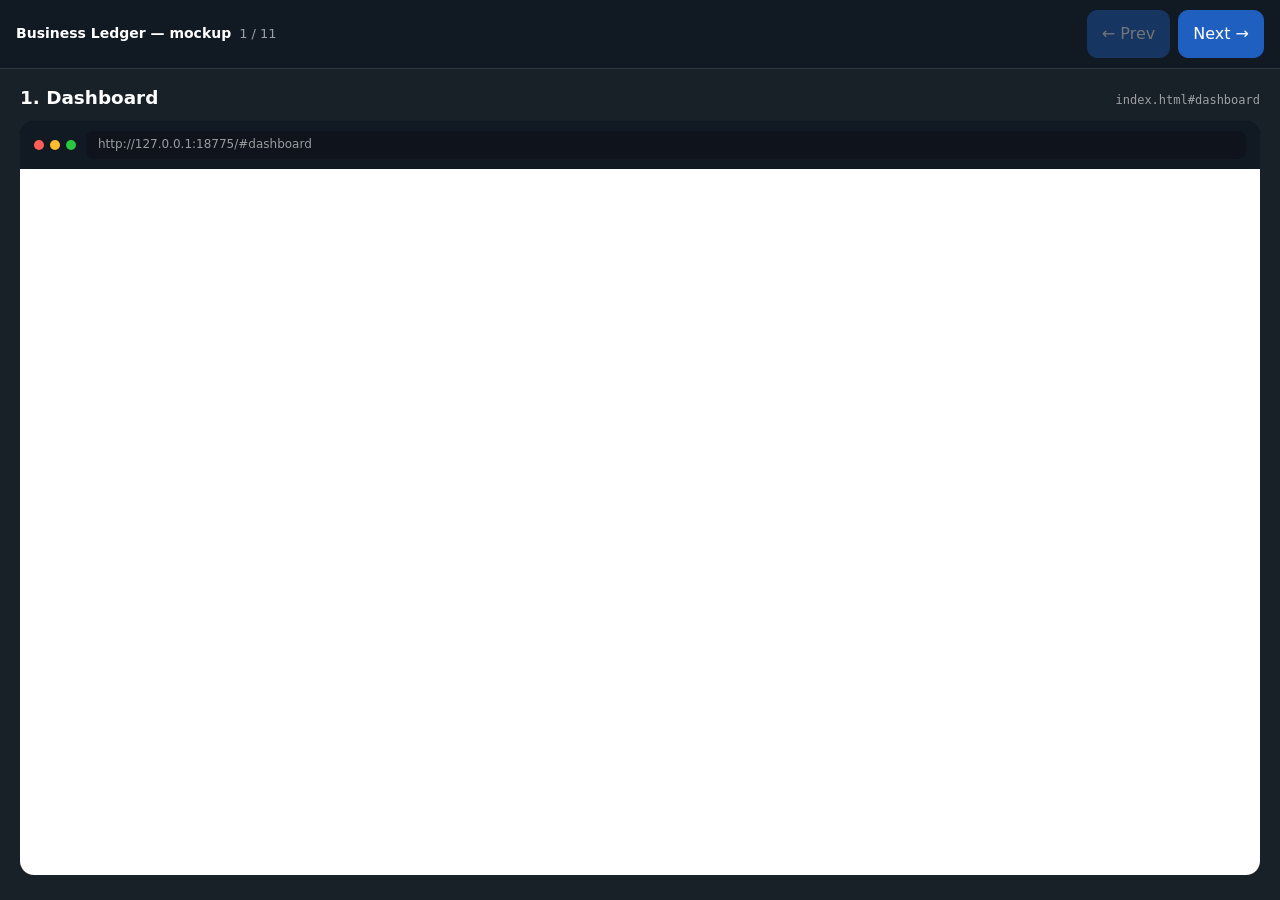
<file: docs/design/mockup.html>
<!DOCTYPE html>
<html lang="en-ZA">
  <head>
    <meta charset="utf-8" />
    <meta name="viewport" content="width=device-width, initial-scale=1" />
    <title>Business Ledger — mockup</title>
    <style>
      /* Brand tokens from styles.css. One .slide per real view. Print = one landscape sheet each. */
      :root {
        --blue: #1f5fbf;
        --ink: #182028;
        --paper: #ffffff;
        --soft: #f4f6f8;
        --muted: #68717a;
        --line: #dce3ea;
        --brand: #1f5fbf;
        --brand-ink: #ffffff;
        --bg: #182028;
        --tap: 48px;
      }
      * { box-sizing: border-box; }
      html, body { margin: 0; min-height: 100%; }
      body {
        font: 16px/1.4 Inter, "Segoe UI", system-ui, sans-serif;
        color: #fff;
        background: var(--bg);
      }
      .deck-ui {
        position: sticky;
        top: 0;
        z-index: 20;
        display: flex;
        flex-wrap: wrap;
        align-items: center;
        gap: 8px;
        padding: 10px 16px;
        background: #111923;
        border-bottom: 1px solid rgba(255, 255, 255, 0.12);
      }
      .deck-ui strong { font-size: 14px; }
      .deck-ui #counter { color: rgba(255, 255, 255, 0.58); font-size: 13px; margin-right: auto; }
      .deck-ui button {
        min-height: var(--tap);
        min-width: var(--tap);
        padding: 0 14px;
        border: 1px solid var(--blue);
        border-radius: 10px;
        background: var(--blue);
        color: var(--brand-ink);
        font: inherit;
        cursor: pointer;
      }
      .deck-ui button:disabled { opacity: 0.4; cursor: default; }
      .slide {
        display: none;
        flex-direction: column;
        min-height: calc(100vh - 70px);
        padding: 16px 20px 24px;
      }
      .slide.is-on { display: flex; }
      .slide-head {
        display: flex;
        justify-content: space-between;
        align-items: baseline;
        gap: 12px;
        margin-bottom: 10px;
      }
      .slide-head h2 { margin: 0; font-size: 1.15rem; }
      .slide-head small { color: rgba(255, 255, 255, 0.58); font-family: ui-monospace, Consolas, monospace; font-size: 12px; }
      .frame-shell {
        flex: 1;
        min-height: 0;
        display: flex;
        flex-direction: column;
        background: #111;
        border-radius: 14px;
        overflow: hidden;
      }
      .chrome {
        display: flex;
        align-items: center;
        gap: 10px;
        padding: 10px 14px;
        background: #111923;
      }
      .traffic { display: flex; gap: 6px; }
      .traffic i { width: 10px; height: 10px; border-radius: 50%; }
      .traffic .r { background: #ff5f57; }
      .traffic .y { background: #febc2e; }
      .traffic .g { background: #28c840; }
      .url {
        flex: 1;
        min-height: 28px;
        border-radius: 8px;
        background: #0e131c;
        color: rgba(255, 255, 255, 0.58);
        font-size: 12px;
        display: flex;
        align-items: center;
        padding: 0 12px;
      }
      .stage {
        flex: 1;
        min-height: 70vh;
        background: var(--paper);
        color: var(--ink);
      }
      .stage img, .stage iframe {
        display: block;
        width: 100%;
        height: 100%;
        min-height: 70vh;
        border: 0;
        object-fit: contain;
        object-position: top center;
        background: var(--paper);
      }
      .live { display: block; height: 100%; }
      .shot { display: none; height: 100%; }
      @page { size: A4 landscape; margin: 8mm; }
      @media print {
        * { -webkit-print-color-adjust: exact; print-color-adjust: exact; }
        .deck-ui { display: none !important; }
        .slide {
          display: flex !important;
          min-height: 0;
          height: 190mm;
          padding: 6mm;
          break-after: page;
          page-break-after: always;
        }
        .slide:last-child { break-after: auto; page-break-after: auto; }
        .live { display: none !important; }
        .shot { display: block !important; }
        .stage { min-height: 0; background: var(--paper); }
        .stage img { min-height: 0; height: 100%; }
      }
    </style>
  </head>
  <body>
    <div class="deck-ui">
      <strong>Business Ledger — mockup</strong>
      <span id="counter">1 / 11</span>
      <button type="button" id="prev">← Prev</button>
      <button type="button" id="next">Next →</button>
    </div>
    <div id="slides"></div>
    <script>
      const PRIMARY = "http://127.0.0.1:8088/";
      const FALLBACK = "http://127.0.0.1:18775/";
      let HOST = PRIMARY;
      const SLIDES = [
        { title: "Dashboard", file: "index.html#dashboard", hash: "dashboard", shot: "../mockup-slides/01-dashboard.png" },
        { title: "Money In / Out", file: "index.html#transactions", hash: "transactions", shot: "../mockup-slides/02-money-in-out.png" },
        { title: "Invoices", file: "index.html#invoices", hash: "invoices", shot: "../mockup-slides/03-invoices.png" },
        { title: "Checklists", file: "index.html#todos", hash: "todos", shot: "../mockup-slides/04-checklists.png" },
        { title: "Reports", file: "index.html#reports", hash: "reports", shot: "../mockup-slides/05-reports.png" },
        { title: "Settings", file: "index.html#settings", hash: "settings", shot: "../mockup-slides/06-settings.png" },
        { title: "Quotes", file: "index.html#quotes", hash: "quotes", shot: "../mockup-slides/07-quotes.png" },
        { title: "Web Projects", file: "index.html#projects", hash: "projects", shot: "../mockup-slides/08-web-projects.png" },
        { title: "Orders", file: "index.html#orders", hash: "orders", shot: "../mockup-slides/09-orders.png" },
        { title: "Suppliers", file: "index.html#suppliers", hash: "suppliers", shot: "../mockup-slides/10-suppliers.png" },
        { title: "NSR Listings", file: "index.html#assets", hash: "assets", shot: "../mockup-slides/11-nsr-listings.png" }
      ];
      function liveSrc(hash) {
        return HOST + "?mockup=1#" + hash;
      }
      function barUrl(hash) {
        return HOST + "#" + hash;
      }
      const root = document.getElementById("slides");
      const printing = /[?&]print=1/.test(location.search);
      function render() {
        root.innerHTML = SLIDES.map(function (s, i) {
          return (
            '<section class="slide' + (i === 0 ? " is-on" : "") + '">' +
              '<div class="slide-head"><h2>' + (i + 1) + ". " + s.title +
              '</h2><small>' + s.file + "</small></div>" +
              '<div class="frame-shell">' +
                '<div class="chrome"><div class="traffic"><i class="r"></i><i class="y"></i><i class="g"></i></div>' +
                '<div class="url" data-hash="' + s.hash + '">' + barUrl(s.hash) + "</div></div>" +
                '<div class="stage">' +
                  '<div class="live"><iframe title="' + s.title + '" data-hash="' + s.hash + '" src="' + liveSrc(s.hash) +
                  '" loading="' + (printing || i === 0 ? "eager" : "lazy") + '"></iframe></div>' +
                  '<div class="shot"><img alt="' + s.title + '" src="' + s.shot + '"></div>' +
                "</div></div></section>"
          );
        }).join("");
      }
      render();
      function applyHost(next) {
        HOST = next;
        Array.prototype.forEach.call(document.querySelectorAll("iframe[data-hash]"), function (fr) {
          fr.src = liveSrc(fr.getAttribute("data-hash"));
        });
        Array.prototype.forEach.call(document.querySelectorAll(".url[data-hash]"), function (el) {
          el.textContent = barUrl(el.getAttribute("data-hash"));
        });
      }
      (function pickHost() {
        const ctrl = new AbortController();
        const timer = setTimeout(function () { ctrl.abort(); }, 800);
        fetch(PRIMARY, { method: "GET", mode: "no-cors", cache: "no-store", signal: ctrl.signal })
          .then(function () { clearTimeout(timer); })
          .catch(function () {
            clearTimeout(timer);
            if (HOST !== FALLBACK) applyHost(FALLBACK);
          });
      })();
      const slides = Array.prototype.slice.call(root.querySelectorAll(".slide"));
      let i = 0;
      const prev = document.getElementById("prev");
      const next = document.getElementById("next");
      const counter = document.getElementById("counter");
      function show(n) {
        i = Math.max(0, Math.min(slides.length - 1, n));
        slides.forEach(function (el, j) { el.classList.toggle("is-on", j === i); });
        counter.textContent = (i + 1) + " / " + slides.length;
        prev.disabled = i === 0;
        next.disabled = i === slides.length - 1;
      }
      prev.onclick = function () { show(i - 1); };
      next.onclick = function () { show(i + 1); };
      document.addEventListener("keydown", function (e) {
        if (e.key === "ArrowRight" || e.key === "PageDown") show(i + 1);
        if (e.key === "ArrowLeft" || e.key === "PageUp") show(i - 1);
      });
      show(0);
      if (printing) slides.forEach(function (el) { el.classList.add("is-on"); });
    </script>
  </body>
</html>
</file>
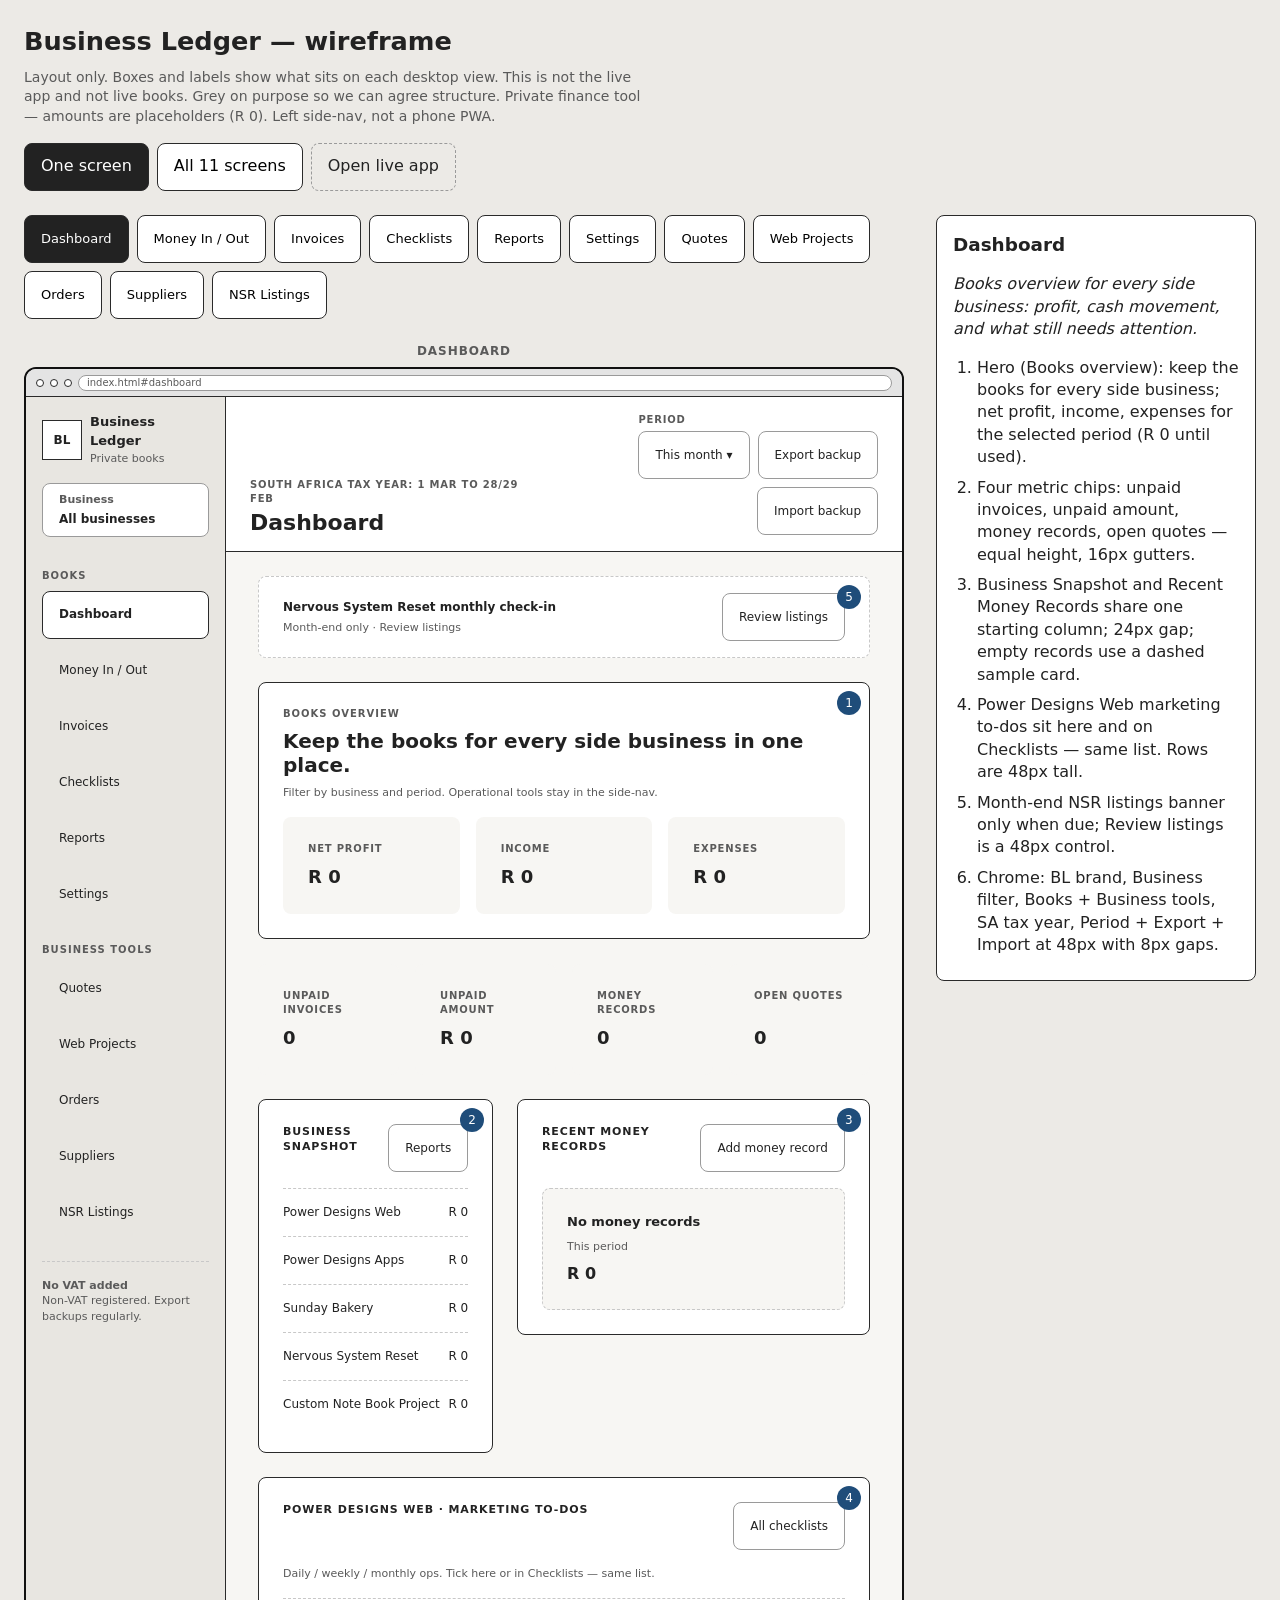
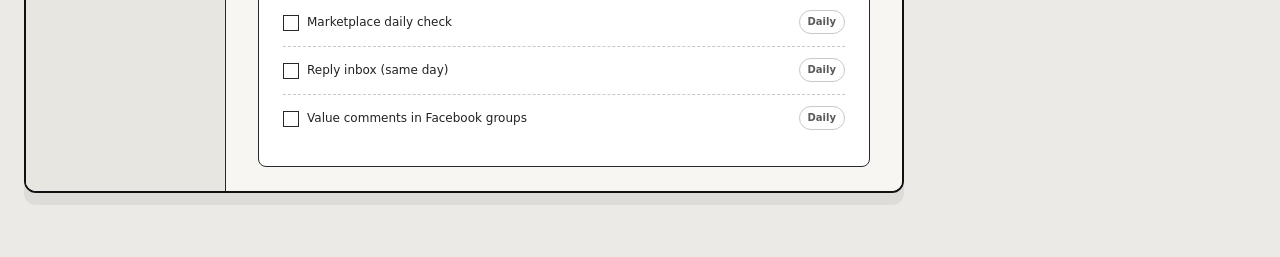
<file: docs/design/wireframe.html>
<!DOCTYPE html>
<html lang="en">
  <head>
    <meta charset="utf-8" />
    <meta name="viewport" content="width=device-width, initial-scale=1" />
    <title>Business Ledger — wireframe</title>
    <style>
      :root {
        --bg: #eceae6;
        --ink: #222;
        --muted: #5a5a5a;
        --line: #2a2a2a;
        --fill: #f7f6f3;
        --dash: #9a9a9a;
        --dash-soft: #c8c8c8;
        --call: #1f4d7a;
        --phone: #111;
        --space-4: 4px;
        --space-8: 8px;
        --space-12: 12px;
        --space-16: 16px;
        --space-24: 24px;
        --space-32: 32px;
        --space-40: 40px;
        --space-48: 48px;
        --space-64: 64px;
        --space-80: 80px;
        --space-96: 96px;
        --s8: var(--space-8);
        --s16: var(--space-16);
        --s24: var(--space-24);
        --side: var(--space-24);
        --tap: var(--space-48);
        --tap-min: var(--space-48);
        --gap: var(--space-8);
        --section-gap: var(--space-24);
        --radius: var(--space-8);
        --nav-h: var(--space-48);
      }
      * { box-sizing: border-box; }
      body {
        margin: 0;
        font: 16px/1.4 "Segoe UI", system-ui, sans-serif;
        color: var(--ink);
        background: var(--bg);
      }
      .page {
        max-width: 1440px;
        margin: 0 auto;
        padding: var(--section-gap) var(--side) var(--space-64);
      }
      @media (max-width: 599px) {
        .page { padding: var(--space-16) var(--space-16) var(--space-64); }
      }
      h1 { margin: 0 0 var(--space-8); font-size: 1.6rem; font-weight: 800; }
      .lede { margin: 0 0 var(--space-16); color: var(--muted); max-width: 70ch; font-size: 14px; }
      .toolbar {
        display: flex;
        flex-wrap: wrap;
        gap: var(--gap);
        margin-bottom: var(--section-gap);
      }
      .toolbar button {
        min-height: var(--tap);
        min-width: var(--tap-min);
        padding: 0 var(--space-16);
        border: 1px solid var(--line);
        border-radius: var(--radius);
        background: #fff;
        font: inherit;
        cursor: pointer;
      }
      .toolbar button.is-on {
        background: var(--ink);
        color: #fff;
      }
      .toolbar a {
        min-height: var(--tap);
        display: inline-flex;
        align-items: center;
        padding: 0 var(--space-16);
        border: 1px dashed var(--dash);
        border-radius: var(--radius);
        color: var(--ink);
        text-decoration: none;
      }
      .board {
        display: none;
        grid-template-columns: repeat(auto-fill, minmax(420px, 1fr));
        gap: var(--space-32);
      }
      .board.is-on { display: grid; }
      .focus {
        display: none;
        gap: var(--space-32);
        align-items: start;
      }
      .focus.is-on { display: grid; }
      @media (min-width: 1100px) {
        .focus.is-on { grid-template-columns: minmax(720px, 1fr) 320px; }
      }
      .desk {
        width: 1080px;
        max-width: 100%;
        margin: 0 auto;
        background: #fff;
        border: 2px solid var(--phone);
        border-radius: 12px;
        overflow: hidden;
        box-shadow: 0 12px 0 rgba(0,0,0,0.06);
      }
      .chrome {
        height: 28px;
        background: #e4e4e4;
        color: var(--muted);
        font-size: 10px;
        display: flex;
        align-items: center;
        gap: 6px;
        padding: 0 10px;
        border-bottom: 1px solid var(--line);
      }
      .chrome i {
        width: 8px;
        height: 8px;
        border-radius: 50%;
        border: 1px solid var(--line);
        background: #fff;
        display: block;
      }
      .chrome .url {
        flex: 1;
        min-width: 0;
        height: 16px;
        border: 1px solid var(--dash);
        border-radius: 8px;
        background: #fff;
        display: flex;
        align-items: center;
        padding: 0 8px;
        overflow: hidden;
        white-space: nowrap;
        text-overflow: ellipsis;
      }
      .shell {
        display: grid;
        grid-template-columns: 200px 1fr;
        min-height: 520px;
        background: var(--fill);
      }
      .side {
        background: #e8e6e1;
        border-right: 1px solid var(--line);
        padding: var(--space-16);
        font-size: 12px;
        display: flex;
        flex-direction: column;
      }
      .brand-row {
        display: flex;
        align-items: center;
        gap: var(--space-8);
        margin-bottom: var(--space-16);
      }
      .mark {
        width: 40px;
        height: 40px;
        border: 1px solid var(--line);
        background: #fff;
        display: grid;
        place-items: center;
        font-weight: 700;
        flex-shrink: 0;
      }
      .brand-row strong { display: block; font-size: 13px; }
      .brand-row small { color: var(--muted); font-size: 11px; }
      .biz-switch {
        border: 1px solid var(--dash);
        background: #fff;
        border-radius: var(--radius);
        padding: var(--space-8) var(--space-16);
        margin-bottom: var(--space-16);
        min-height: var(--tap);
        display: flex;
        flex-direction: column;
        justify-content: center;
        gap: var(--space-4);
      }
      .biz-switch span { display: block; color: var(--muted); font-size: 11px; font-weight: 700; }
      .nav-label {
        display: block;
        letter-spacing: 0.1em;
        text-transform: uppercase;
        color: var(--muted);
        margin: var(--space-16) 0 var(--space-8);
        font-size: 10px;
        font-weight: 800;
      }
      .side .nav-item {
        display: flex;
        align-items: center;
        min-height: var(--tap);
        padding: 0 var(--space-16);
        border: 1px solid transparent;
        border-radius: var(--radius);
        margin-bottom: var(--space-8);
      }
      .side .nav-item.on {
        background: #fff;
        border-color: var(--line);
        font-weight: 700;
      }
      .vat-note {
        margin-top: var(--space-16);
        padding-top: var(--space-16);
        border-top: 1px dashed var(--dash-soft);
        color: var(--muted);
        font-size: 11px;
      }
      .main-col { min-width: 0; display: flex; flex-direction: column; }
      .topbar {
        display: flex;
        justify-content: space-between;
        align-items: flex-end;
        gap: var(--space-16);
        padding: var(--space-16) var(--space-24);
        border-bottom: 1px solid var(--line);
        background: #fff;
      }
      .topbar strong {
        display: block;
        font-size: 22px;
        font-weight: 800;
        line-height: 1.15;
        margin-top: var(--space-4);
      }
      .topbar .micro {
        display: block;
        font-size: 10px;
        letter-spacing: 0.08em;
        text-transform: uppercase;
        color: var(--muted);
        font-weight: 700;
      }
      .top-actions {
        display: flex;
        flex-wrap: wrap;
        gap: var(--space-8);
        justify-content: flex-end;
        align-items: flex-end;
      }
      .period-wrap {
        display: grid;
        gap: var(--space-4);
      }
      .ghost {
        border: 1px solid var(--dash);
        border-radius: var(--radius);
        min-height: var(--tap);
        padding: 0 var(--space-16);
        display: inline-flex;
        align-items: center;
        font-size: 12px;
        background: #fff;
        white-space: nowrap;
      }
      .body {
        flex: 1;
        padding: var(--space-24) var(--space-32);
        font-size: 12px;
      }
      @media (max-width: 599px) {
        .body { padding: var(--space-16); }
      }
      .box {
        border: 1px solid var(--line);
        padding: var(--space-24);
        margin-bottom: var(--space-24);
        background: #fff;
        position: relative;
        border-radius: var(--radius);
        container-type: inline-size;
        container-name: card;
      }
      .box:last-child { margin-bottom: 0; }
      .box h3, .panel-head h3 {
        margin: 0;
        font-size: 11px;
        letter-spacing: 0.08em;
        text-transform: uppercase;
        font-weight: 800;
      }
      .panel-head {
        display: flex;
        justify-content: space-between;
        align-items: flex-start;
        gap: var(--space-8);
        margin-bottom: var(--space-16);
      }
      .row {
        display: flex;
        justify-content: space-between;
        align-items: center;
        gap: var(--s8);
        min-height: var(--tap);
        padding: var(--space-8) 0;
        border-top: 1px dashed var(--dash-soft);
        font-variant-numeric: tabular-nums;
      }
      .row:first-of-type { border-top: 0; }
      .n {
        position: absolute;
        top: 8px;
        right: 8px;
        width: 24px;
        height: 24px;
        border-radius: 50%;
        background: var(--call);
        color: #fff;
        font-size: 12px;
        display: grid;
        place-items: center;
        z-index: 1;
      }
      .callouts { background: #fff; border: 1px solid var(--line); padding: var(--space-16); border-radius: var(--radius); }
      .callouts h2 { margin: 0 0 var(--gap); font-size: 1.15rem; font-weight: 800; }
      .callouts ol { margin: 0; padding-left: var(--section-gap); }
      .callouts li { margin: 0 0 var(--gap); }
      .screen-label {
        text-align: center;
        font-size: 12px;
        letter-spacing: 0.08em;
        text-transform: uppercase;
        margin: 0 0 var(--space-8);
        color: var(--muted);
        font-weight: 700;
      }
      .muted { color: var(--muted); font-weight: 400; }
      .helper {
        color: var(--muted);
        font-size: 11px;
        font-weight: 400;
        margin: 0 0 var(--space-16);
        line-height: 1.45;
      }

      /* Persistent labels + 48px controls */
      .fl {
        display: grid;
        gap: var(--space-4);
        min-width: 0;
        align-content: start;
      }
      .fl-name {
        font-size: 11px;
        font-weight: 800;
        color: var(--ink);
        letter-spacing: 0.02em;
        line-height: 1.2;
      }
      .control {
        border: 1px solid var(--line);
        min-height: var(--tap);
        padding: 0 var(--space-16);
        color: var(--ink);
        border-radius: var(--radius);
        display: flex;
        align-items: center;
        font-size: 12px;
        background: #fff;
        width: 100%;
      }
      .control .ex { color: var(--muted); }
      .control.area {
        min-height: var(--space-80);
        align-items: flex-start;
        padding: var(--space-12) var(--space-16);
      }

      /* Clusters: internal 8–12, separation 24, shared left keyline */
      .cluster {
        display: grid;
        gap: var(--space-8);
        margin: 0 0 var(--space-24);
      }
      .cluster:last-of-type { margin-bottom: 0; }
      .form-stack > .cluster:last-of-type { margin-bottom: var(--space-24); }
      .cluster-row {
        display: grid;
        gap: var(--space-8) var(--space-12);
        align-items: start;
      }
      .cluster-row.cols-1 { grid-template-columns: 1fr; }
      .cluster-row.cols-2,
      .cluster-row.cols-3 {
        grid-template-columns: repeat(auto-fit, minmax(200px, 1fr));
      }
      .btn {
        border: 1px solid var(--line);
        min-height: var(--tap);
        padding: 0 var(--space-16);
        text-align: center;
        font-weight: 700;
        border-radius: var(--radius);
        display: flex;
        align-items: center;
        justify-content: center;
        font-size: 13px;
        background: #fff;
      }
      .btn.fill { background: var(--ink); color: #fff; border-color: var(--ink); }
      .cta {
        width: 100%;
        margin: 0;
      }
      .btns { display: flex; gap: var(--space-8); flex-wrap: wrap; }
      .btns .btn, .btns .ghost { flex: 1; min-width: 96px; }

      .grid2, .grid3, .grid4, .grid6 {
        display: grid;
        gap: var(--space-16);
        margin-bottom: var(--space-24);
      }
      .grid2 { grid-template-columns: 1fr 1fr; }
      .grid3 { grid-template-columns: 1fr 1fr 1fr; }
      .grid4 { grid-template-columns: 1fr 1fr 1fr 1fr; }
      .grid6 { grid-template-columns: repeat(6, 1fr); }
      .tile {
        border: 1px solid transparent;
        background: var(--fill);
        border-radius: var(--radius);
        padding: var(--space-24);
        min-height: var(--space-80);
        display: flex;
        flex-direction: column;
        justify-content: space-between;
        gap: var(--space-8);
      }
      .tile span {
        color: var(--muted);
        font-size: 10px;
        letter-spacing: 0.08em;
        text-transform: uppercase;
        font-weight: 700;
      }
      .tile strong { display: block; font-size: 18px; font-variant-numeric: tabular-nums; font-weight: 800; }
      .split {
        display: grid;
        grid-template-columns: minmax(0, 2fr) minmax(0, 3fr);
        gap: var(--space-24);
        align-items: start;
        margin-bottom: var(--space-24);
      }
      .split:last-child { margin-bottom: 0; }
      .split > .box { margin-bottom: 0; }
      .hero-h {
        margin: 0 0 var(--space-8);
        font-size: 20px;
        font-weight: 800;
        line-height: 1.2;
      }
      .eyebrow {
        font-size: 10px;
        letter-spacing: 0.1em;
        text-transform: uppercase;
        color: var(--muted);
        margin: 0 0 var(--space-8);
        font-weight: 800;
      }
      .pill {
        display: inline-flex;
        align-items: center;
        min-height: var(--space-24);
        border: 1px solid var(--dash-soft);
        border-radius: 999px;
        padding: 0 var(--space-8);
        font-size: 10px;
        color: var(--muted);
        font-weight: 700;
        white-space: nowrap;
      }
      .mini {
        width: 100%;
        border-collapse: collapse;
        font-size: 12px;
        font-variant-numeric: tabular-nums;
      }
      .mini th, .mini td {
        text-align: left;
        padding: var(--space-12) var(--space-16);
        border-bottom: 1px solid var(--dash-soft);
        vertical-align: middle;
        height: var(--space-40);
      }
      .mini th {
        color: var(--ink);
        font-weight: 800;
        font-size: 11px;
        letter-spacing: 0.04em;
        background: #efeeea;
        white-space: nowrap;
      }
      .mini .num { text-align: right; white-space: nowrap; }
      .mini tbody tr { height: var(--space-48); }
      .table-scroll { overflow-x: auto; }

      .todo-cols {
        display: grid;
        grid-template-columns: repeat(3, minmax(0, 1fr));
        gap: var(--space-16);
        align-items: stretch;
      }
      .todo-cols .box {
        margin-bottom: 0;
        min-height: 100%;
        padding: var(--space-16) var(--space-24);
        display: flex;
        flex-direction: column;
      }
      .kanban {
        display: grid;
        grid-template-columns: repeat(4, minmax(0, 1fr));
        gap: var(--space-16);
        align-items: stretch;
      }
      .col {
        border: 1px dashed var(--dash-soft);
        border-radius: var(--radius);
        padding: var(--space-16);
        min-height: var(--space-96);
        background: var(--fill);
        display: flex;
        flex-direction: column;
        gap: var(--space-8);
      }
      .col b {
        display: block;
        font-size: 10px;
        letter-spacing: 0.06em;
        text-transform: uppercase;
        margin: 0 0 var(--space-8);
      }
      .card {
        border: 1px solid var(--line);
        background: #fff;
        border-radius: var(--radius);
        padding: var(--space-16);
        font-size: 12px;
        margin: 0;
      }
      .card .row { min-height: var(--space-32); padding: var(--space-4) 0; }
      .chk {
        width: var(--space-16);
        height: var(--space-16);
        border: 1px solid var(--line);
        display: inline-block;
        vertical-align: middle;
        margin-right: var(--space-8);
        flex-shrink: 0;
      }
      .mock {
        border: 1px dashed var(--dash-soft);
        border-radius: var(--radius);
        min-height: var(--space-80);
        padding: var(--space-24);
        background: var(--fill);
        font-size: 12px;
        color: var(--muted);
        display: flex;
        align-items: center;
        justify-content: center;
        margin-top: var(--space-16);
      }
      .empty-state {
        border: 1px dashed var(--dash-soft);
        background: var(--fill);
        padding: var(--space-24);
        border-radius: var(--radius);
        display: flex;
        flex-direction: column;
        align-items: flex-start;
        gap: var(--space-8);
      }
      .empty-state strong { font-size: 13px; }
      .empty-state .meta { color: var(--muted); font-size: 11px; }
      .empty-state .value {
        font-size: 16px;
        font-variant-numeric: tabular-nums;
        font-weight: 800;
      }
      .col .empty-state {
        border: 0;
        background: transparent;
        padding: var(--space-8) 0 0;
        flex: 1;
      }
      .alert {
        border: 1px dashed var(--dash-soft);
        border-radius: var(--radius);
        padding: var(--space-16) var(--space-24);
        margin-bottom: var(--space-24);
        background: #fff;
        display: flex;
        justify-content: space-between;
        gap: var(--space-16);
        align-items: center;
        position: relative;
      }
      .settings-grid {
        display: grid;
        grid-template-columns: 1fr 1fr;
        gap: var(--space-24);
      }
      .settings-grid .box { margin-bottom: 0; }

      .board .shell { grid-template-columns: 132px 1fr; min-height: 0; }
      .board .body { padding: var(--space-16); font-size: 11px; }
      .board .split,
      .board .grid3,
      .board .grid4,
      .board .grid6,
      .board .todo-cols,
      .board .kanban,
      .board .settings-grid { grid-template-columns: 1fr 1fr; }
      .board .cluster { margin-bottom: var(--space-16); }
      #screen-tabs button { font-size: 13px; padding: 0 var(--space-16); }

      @page { size: A4 landscape; margin: 10mm; }
      @media print {
        .toolbar { display: none !important; }
        .focus { display: none !important; }
        .board { display: grid !important; gap: 8px; grid-template-columns: repeat(2, 1fr); }
        body { background: #fff; }
        .page { max-width: none; padding: 0; }
        .desk { box-shadow: none; width: 100%; }
        .shell { min-height: 0; }
        .lede { display: none; }
        h1 { font-size: 1rem; }
        .body { padding: 8px; font-size: 9px; }
        .side .nav-item, .ghost, .control, .btn { min-height: 24px; }
        .cluster { margin-bottom: 8px; }
        .box { padding: 8px; margin-bottom: 8px; }
        .tile, .empty-state, .card { padding: 8px; }
      }

      @media (max-width: 1023px) {
        .split { grid-template-columns: 1fr; }
        .grid4 { grid-template-columns: 1fr 1fr; }
        .grid6 { grid-template-columns: 1fr 1fr 1fr; }
        .todo-cols { grid-template-columns: 1fr; }
        .kanban { grid-template-columns: 1fr 1fr; }
        .settings-grid { grid-template-columns: 1fr; }
        .page { padding-left: var(--space-24); padding-right: var(--space-24); }
      }
      @media (max-width: 720px) {
        .shell, .board .shell { grid-template-columns: 1fr; }
        .side { border-right: 0; border-bottom: 1px solid var(--line); }
        .topbar { flex-direction: column; align-items: stretch; }
        .top-actions { justify-content: stretch; }
        .ghost, .period-wrap, .period-wrap .ghost { width: 100%; }
      }
      @media (max-width: 599px) {
        .grid2, .grid3, .grid4, .grid6,
        .kanban, .todo-cols, .settings-grid,
        .board .split, .board .grid3, .board .grid4,
        .board .grid6, .board .todo-cols, .board .kanban,
        .board .settings-grid { grid-template-columns: 1fr; }
        .page { padding-left: var(--space-16); padding-right: var(--space-16); }
      }
    </style>
  </head>
  <body>
    <div class="page">
      <h1>Business Ledger — wireframe</h1>
      <p class="lede">
        Layout only. Boxes and labels show what sits on each desktop view.
        This is not the live app and not live books. Grey on purpose so we can agree structure.
        Private finance tool — amounts are placeholders (R 0). Left side-nav, not a phone PWA.
      </p>
      <div class="toolbar">
        <button type="button" id="btn-focus" class="is-on">One screen</button>
        <button type="button" id="btn-board">All 11 screens</button>
        <a href="../../index.html">Open live app</a>
      </div>

      <div class="focus is-on" id="focus">
        <div>
          <div class="toolbar" id="screen-tabs"></div>
          <div id="frame-host"></div>
        </div>
        <aside class="callouts" id="callouts"></aside>
      </div>

      <div class="board" id="board"></div>
    </div>

    <script>
      const NAV_BOOKS = [
        ["dashboard", "Dashboard"],
        ["transactions", "Money In / Out"],
        ["invoices", "Invoices"],
        ["todos", "Checklists"],
        ["reports", "Reports"],
        ["settings", "Settings"]
      ];
      const NAV_TOOLS = [
        ["quotes", "Quotes"],
        ["projects", "Web Projects"],
        ["orders", "Orders"],
        ["suppliers", "Suppliers"],
        ["assets", "NSR Listings"]
      ];
      const ORDER = [
        "dashboard", "transactions", "invoices", "todos", "reports", "settings",
        "quotes", "projects", "orders", "suppliers", "assets"
      ];
      const TAB_LABEL = Object.fromEntries([...NAV_BOOKS, ...NAV_TOOLS]);

      function field(name, example) {
        const inner = example ? `<span class="ex">${example}</span>` : "";
        return `<label class="fl"><span class="fl-name">${name}</span><span class="control">${inner}</span></label>`;
      }
      function area(name, example) {
        const inner = example ? `<span class="ex">${example}</span>` : "";
        return `<label class="fl"><span class="fl-name">${name}</span><span class="control area">${inner}</span></label>`;
      }
      function cluster(items, cols) {
        const n = cols || items.length || 1;
        return `<div class="cluster"><div class="cluster-row cols-${n}">${items.join("")}</div></div>`;
      }
      function cta(label) {
        return `<div class="btn fill cta">${label}</div>`;
      }
      function emptyState(title, meta, value) {
        return `<div class="empty-state"><strong>${title}</strong>${meta ? `<span class="meta">${meta}</span>` : ""}${value ? `<span class="value">${value}</span>` : ""}</div>`;
      }

      function navItems(list, active) {
        return list.map(([k, label]) =>
          `<span class="nav-item ${k === active ? "on" : ""}">${label}</span>`
        ).join("");
      }

      function sideHtml(active) {
        return `
          <aside class="side">
            <div class="brand-row">
              <span class="mark">BL</span>
              <div><strong>Business Ledger</strong><small>Private books</small></div>
            </div>
            <div class="biz-switch">
              <span>Business</span>
              <strong>All businesses</strong>
            </div>
            <span class="nav-label">Books</span>
            ${navItems(NAV_BOOKS, active)}
            <span class="nav-label">Business tools</span>
            ${navItems(NAV_TOOLS, active)}
            <div class="vat-note"><strong>No VAT added</strong><br>Non-VAT registered. Export backups regularly.</div>
          </aside>`;
      }

      function topHtml(title) {
        return `
          <header class="topbar">
            <div>
              <span class="micro">South Africa tax year: 1 Mar to 28/29 Feb</span>
              <strong>${title}</strong>
            </div>
            <div class="top-actions">
              <label class="period-wrap">
                <span class="micro">Period</span>
                <span class="ghost">This month ▾</span>
              </label>
              <span class="ghost">Export backup</span>
              <span class="ghost">Import backup</span>
            </div>
          </header>`;
      }

      const SCREENS = {
        dashboard: {
          title: "Dashboard",
          hash: "dashboard",
          purpose: "Books overview for every side business: profit, cash movement, and what still needs attention.",
          notes: [
            "Hero (Books overview): keep the books for every side business; net profit, income, expenses for the selected period (R 0 until used).",
            "Four metric chips: unpaid invoices, unpaid amount, money records, open quotes — equal height, 16px gutters.",
            "Business Snapshot and Recent Money Records share one starting column; 24px gap; empty records use a dashed sample card.",
            "Power Designs Web marketing to-dos sit here and on Checklists — same list. Rows are 48px tall.",
            "Month-end NSR listings banner only when due; Review listings is a 48px control.",
            "Chrome: BL brand, Business filter, Books + Business tools, SA tax year, Period + Export + Import at 48px with 8px gaps."
          ],
          html: `
            <div class="alert"><span class="n">5</span>
              <div><strong>Nervous System Reset monthly check-in</strong><div class="helper" style="margin:4px 0 0">Month-end only · Review listings</div></div>
              <span class="ghost">Review listings</span>
            </div>
            <div class="box"><span class="n">1</span>
              <p class="eyebrow">Books overview</p>
              <h2 class="hero-h">Keep the books for every side business in one place.</h2>
              <p class="helper">Filter by business and period. Operational tools stay in the side-nav.</p>
              <div class="grid3" style="margin-bottom:0">
                <div class="tile"><span>Net profit</span><strong>R 0</strong></div>
                <div class="tile"><span>Income</span><strong>R 0</strong></div>
                <div class="tile"><span>Expenses</span><strong>R 0</strong></div>
              </div>
            </div>
            <div class="grid4">
              <div class="tile"><span>Unpaid invoices</span><strong>0</strong></div>
              <div class="tile"><span>Unpaid amount</span><strong>R 0</strong></div>
              <div class="tile"><span>Money records</span><strong>0</strong></div>
              <div class="tile"><span>Open quotes</span><strong>0</strong></div>
            </div>
            <div class="split">
              <div class="box"><span class="n">2</span>
                <div class="panel-head"><h3>Business Snapshot</h3><span class="ghost">Reports</span></div>
                <div class="row"><span>Power Designs Web</span><span>R 0</span></div>
                <div class="row"><span>Power Designs Apps</span><span>R 0</span></div>
                <div class="row"><span>Sunday Bakery</span><span>R 0</span></div>
                <div class="row"><span>Nervous System Reset</span><span>R 0</span></div>
                <div class="row"><span>Custom Note Book Project</span><span>R 0</span></div>
              </div>
              <div class="box"><span class="n">3</span>
                <div class="panel-head"><h3>Recent Money Records</h3><span class="ghost">Add money record</span></div>
                ${emptyState("No money records", "This period", "R 0")}
              </div>
            </div>
            <div class="box"><span class="n">4</span>
              <div class="panel-head">
                <h3>Power Designs Web · Marketing to-dos</h3>
                <span class="ghost">All checklists</span>
              </div>
              <p class="helper">Daily / weekly / monthly ops. Tick here or in Checklists — same list.</p>
              <div class="row"><span><i class="chk"></i>Marketplace daily check</span><span class="pill">Daily</span></div>
              <div class="row"><span><i class="chk"></i>Reply inbox (same day)</span><span class="pill">Daily</span></div>
              <div class="row"><span><i class="chk"></i>Value comments in Facebook groups</span><span class="pill">Daily</span></div>
            </div>`
        },
        transactions: {
          title: "Money In / Out",
          hash: "transactions",
          purpose: "Add income or expense records, attach a receipt, search the table, export CSV.",
          notes: [
            "Persistent labels above every field. Clusters: Business + Type + Date; Amount + Category + Paid via; Description; receipt file.",
            "Save record is the sole primary CTA — 48px and full width, same left edge as labels.",
            "List tools: Type filter and Search have visible labels; Export CSV is 48px.",
            "Table: Date, Business, Type, Category, Description, Amount. Header row heavier; no mid-word truncation.",
            "Empty table uses a dashed sample treatment. No live bookkeeping — placeholders only."
          ],
          html: `
            <div class="split">
              <div class="box"><span class="n">1</span>
                <div class="panel-head"><h3>Add Income or Expense</h3><span class="ghost">Cancel edit</span></div>
                <div class="form-stack">
                  ${cluster([field("Business", "All businesses ▾"), field("Type", "Income ▾"), field("Date", "YYYY-MM-DD")], 3)}
                  ${cluster([field("Amount", "R 0.00"), field("Category", "Website design income ▾"), field("Paid by / received via", "Bank, cash, Yoco…")], 3)}
                  ${cluster([field("Description", "What was this for?")], 1)}
                  ${cluster([field("Receipt or invoice file", "Choose file…")], 1)}
                </div>
                ${cta("Save record")}
              </div>
              <div class="box"><span class="n">2</span>
                <div class="panel-head">
                  <h3>Money Records</h3>
                </div>
                <div class="cluster" style="margin-bottom:16px">
                  <div class="cluster-row cols-3">
                    ${field("Type", "All ▾")}
                    ${field("Search", "Description or category")}
                    <label class="fl"><span class="fl-name">&nbsp;</span><span class="ghost" style="width:100%;justify-content:center">Export CSV</span></label>
                  </div>
                </div>
                <div class="table-scroll">
                  <table class="mini">
                    <thead><tr><th>Date</th><th>Business</th><th>Type</th><th>Category</th><th>Description</th><th class="num">Amount</th></tr></thead>
                    <tbody>
                      <tr><td colspan="6">${emptyState("No records in this period", "Sample row: 2026-08-01 · Power Designs Web · Income · Website design income", "R 0")}</td></tr>
                    </tbody>
                  </table>
                </div>
              </div>
            </div>`
        },
        invoices: {
          title: "Invoices",
          hash: "invoices",
          purpose: "Create invoices by hand or from an accepted quote. Track unpaid, mark paid.",
          notes: [
            "Clusters: Business + Invoice date; Client name + email + Due date; Status; Notes + line items. Labels stay visible; examples sit inside empty controls.",
            "Save invoice is full-width 48px on the create card keyline.",
            "List unpaid total (R 0). Sample card uses a solid border (interactive). Mark paid / Print are 48px with 8px gap.",
            "Marking paid can post income into Money In / Out. Print template is not its own nav item."
          ],
          html: `
            <div class="split">
              <div class="box"><span class="n">1</span>
                <div class="panel-head"><h3>Create Invoice</h3><span class="pill">Manual or from quotes</span></div>
                <div class="form-stack">
                  ${cluster([field("Business", "Power Designs Web ▾"), field("Invoice date", "YYYY-MM-DD")], 2)}
                  ${cluster([field("Client name", "Sample client"), field("Client email", "name@example.com"), field("Due date", "YYYY-MM-DD")], 3)}
                  ${cluster([field("Status", "Unpaid ▾")], 1)}
                  ${cluster([area("Notes", "Payment terms, bank details"), area("Line items", "Website design | 0")], 1)}
                </div>
                ${cta("Save invoice")}
              </div>
              <div class="box"><span class="n">2</span>
                <div class="panel-head"><h3>Invoices</h3><span class="muted">Unpaid: R 0</span></div>
                <div class="card">
                  <div class="row"><span>INV-0001 · Sample client</span><span class="pill">Unpaid</span></div>
                  <div class="row"><span>Due · sample date</span><strong>R 0</strong></div>
                  <div class="btns"><span class="btn">Mark paid</span><span class="btn">Print</span></div>
                </div>
                <p class="helper" style="margin-top:16px">No real invoices. Sample card only — solid border because it is interactive.</p>
              </div>
            </div>`
        },
        todos: {
          title: "Checklists",
          hash: "todos",
          purpose: "Recurring daily / weekly / monthly tasks per business. Completions reset by period; the list stays.",
          notes: [
            "Add-task clusters: Task (full width); Repeat + Business. Labels above fields. Add task is the sole primary CTA — 48px full width.",
            "Three equal-height columns (Daily / Weekly / Monthly), 16px gutters, 16–24px padding. Empty Weekly uses a dashed sample card.",
            "Rows are 48px. Daily clears each day, weekly on Monday, monthly at month start.",
            "PD Web marketing seeds appear here and on Dashboard."
          ],
          html: `
            <div class="box"><span class="n">1</span>
              <div class="panel-head">
                <div><h3>Recurring to-dos</h3><span class="muted">Daily 0/0 · Weekly 0/0 · Monthly 0/0</span></div>
                <span class="pill">Checklist</span>
              </div>
              <p class="helper">Daily tasks clear each day, weekly every Monday, monthly at month start. The task list stays until you delete it.</p>
              <div class="form-stack">
                ${cluster([field("Task", "e.g. Reconcile bank")], 1)}
                ${cluster([field("Repeat", "Every day ▾"), field("Business", "All / general ▾")], 2)}
              </div>
              ${cta("Add task")}
            </div>
            <div class="todo-cols">
              <div class="box"><span class="n">2</span>
                <h3>Daily</h3>
                <div class="row"><span><i class="chk"></i>Marketplace daily check</span></div>
                <div class="row"><span><i class="chk"></i>Reply inbox</span></div>
              </div>
              <div class="box">
                <h3>Weekly</h3>
                ${emptyState("No weekly tasks", "Add one above", "")}
              </div>
              <div class="box">
                <h3>Monthly</h3>
                <div class="row"><span><i class="chk"></i>Review NSR listings</span></div>
              </div>
            </div>`
        },
        reports: {
          title: "Reports",
          hash: "reports",
          purpose: "Profit and loss for the selected period, plus a South African tax-year helper for ITR12 prep — not tax advice.",
          notes: [
            "Assessment year is a labelled 48px control. Period still comes from the topbar.",
            "Metrics: period income, expenses, profit/loss, records with files — all R 0 / 0 here. Equal-height chips.",
            "P&L by Business: Business / trade, Income, Expenses, Profit — full header words, heavier header row.",
            "Expense Categories empty state is dashed. Tax year helper + Export tax CSV at 48px."
          ],
          html: `
            <div class="box"><span class="n">1</span>
              <div class="panel-head">
                <div>
                  <p class="eyebrow">Books and tax helpers</p>
                  <h2 class="hero-h">Reports</h2>
                  <p class="helper" style="margin:0">Helper only — not tax advice.</p>
                </div>
                ${field("Assessment year", "2026 / 2027 ▾")}
              </div>
              <div class="grid4" style="margin-bottom:0">
                <div class="tile"><span>Period income</span><strong>R 0</strong></div>
                <div class="tile"><span>Period expenses</span><strong>R 0</strong></div>
                <div class="tile"><span>Period profit / loss</span><strong>R 0</strong></div>
                <div class="tile"><span>Records with files</span><strong>0</strong></div>
              </div>
            </div>
            <div class="split">
              <div class="box"><span class="n">2</span>
                <div class="panel-head"><h3>Profit &amp; Loss by Business</h3><span class="muted">This month</span></div>
                <div class="table-scroll">
                  <table class="mini">
                    <thead><tr><th>Business / trade</th><th class="num">Income</th><th class="num">Expenses</th><th class="num">Profit</th></tr></thead>
                    <tbody>
                      <tr><td>Power Designs Web</td><td class="num">R 0</td><td class="num">R 0</td><td class="num">R 0</td></tr>
                      <tr><td>Sunday Bakery</td><td class="num">R 0</td><td class="num">R 0</td><td class="num">R 0</td></tr>
                    </tbody>
                  </table>
                </div>
              </div>
              <div class="box">
                <div class="panel-head"><h3>Expense Categories</h3><span class="muted">Selected period</span></div>
                ${emptyState("No expenses in this period", "Selected period", "R 0")}
              </div>
            </div>
            <div class="box"><span class="n">3</span>
              <div class="panel-head"><h3>Tax year helper (ITR12)</h3><span class="ghost">Export tax CSV</span></div>
              <div class="grid4">
                <div class="tile"><span>Tax-year turnover</span><strong>R 0</strong></div>
                <div class="tile"><span>Tax-year expenses</span><strong>R 0</strong></div>
                <div class="tile"><span>Tax-year profit / loss</span><strong>R 0</strong></div>
                <div class="tile"><span>Files attached</span><strong>0</strong></div>
              </div>
              <p class="helper" style="margin:0">SARS: keep trades separate · keep source documents · VAT excluded.</p>
            </div>`
        },
        settings: {
          title: "Settings",
          hash: "settings",
          purpose: "Business setup cards that feed books, invoices, and default income categories.",
          notes: [
            "Page title Settings is heavier than card titles (brand names).",
            "Each brand card clusters Name + Type; Default income + SARS grouping; Logo path. Labels stay above fields.",
            "Reset starter data is a 48px secondary control. No VAT reminder stays in the sidebar.",
            "Export / Import remain in the topbar."
          ],
          html: `
            <div class="box"><span class="n">1</span>
              <div class="panel-head"><h3>Business Setup</h3><span class="ghost">Reset starter data</span></div>
              <p class="helper" style="margin:0">Names, types and default income categories feed your books and invoice-to-income posting.</p>
            </div>
            <div class="settings-grid">
              <div class="box"><span class="n">2</span>
                <h3 style="margin-bottom:16px">Power Designs Web</h3>
                ${cluster([field("Name", "Power Designs Web"), field("Type", "Website design")], 2)}
                ${cluster([field("Default income category", "Website design income"), field("SARS grouping", "Local business/trade income")], 2)}
                ${cluster([field("Logo path", "assets/power-designs-web.png")], 1)}
              </div>
              <div class="box">
                <h3 style="margin-bottom:16px">Power Designs Apps</h3>
                ${cluster([field("Name", "Power Designs Apps"), field("Type", "App / PWA development")], 2)}
                ${cluster([field("Default income category", "App development income"), field("SARS grouping", "Local business/trade income")], 2)}
              </div>
              <div class="box">
                <h3 style="margin-bottom:16px">Sunday Bakery</h3>
                ${cluster([field("Name", "Sunday Bakery"), field("Type", "Weekly bakery boxes")], 2)}
                ${cluster([field("Default income category", "Bakery box sales"), field("SARS grouping", "Local business/trade income")], 2)}
              </div>
              <div class="box">
                <h3 style="margin-bottom:16px">Nervous System Reset</h3>
                ${cluster([field("Name", "Nervous System Reset"), field("Type", "Digital app and workbook")], 2)}
                ${cluster([field("Default income category", "Digital product sales"), field("SARS grouping", "Local business/trade income")], 2)}
              </div>
              <div class="box">
                <h3 style="margin-bottom:16px">Custom Note Book Project</h3>
                ${cluster([field("Name", "Custom Note Book Project"), field("Type", "Custom notebooks and planners")], 2)}
                ${cluster([field("Default income category", "Notebook sales"), field("SARS grouping", "Local business/trade income")], 2)}
              </div>
            </div>`
        },
        quotes: {
          title: "Quotes",
          hash: "quotes",
          purpose: "Manual quotes for Power Designs Web / Apps. Accepted quotes can become invoices.",
          notes: [
            "Visible when Business is All, Power Designs Web, or Power Designs Apps.",
            "Clusters: Business + Quote date; Client name + email; Package + Status; Scope / notes + line items.",
            "Save quote is full-width 48px. Sample quote card is solid-border (interactive: Create invoice).",
            "Open-quotes count on Dashboard uses this list."
          ],
          html: `
            <div class="split">
              <div class="box"><span class="n">1</span>
                <div class="panel-head"><h3>Create Manual Quote</h3><span class="pill">Power Designs Web / Apps</span></div>
                <div class="form-stack">
                  ${cluster([field("Business", "Power Designs Web ▾"), field("Quote date", "YYYY-MM-DD")], 2)}
                  ${cluster([field("Client name", "Sample client"), field("Client email", "name@example.com")], 2)}
                  ${cluster([field("Package", "Launch - R3,990 ▾"), field("Status", "Draft ▾")], 2)}
                  ${cluster([area("Scope / notes", "Pages, features, terms"), area("Line items", "Website design | 0")], 1)}
                </div>
                ${cta("Save quote")}
              </div>
              <div class="box"><span class="n">2</span>
                <div class="panel-head"><h3>Quotes</h3><span class="muted">Accepted quotes can become invoices.</span></div>
                <div class="card">
                  <div class="row"><span>Sample client · Launch</span><span class="pill">Draft</span></div>
                  <div class="row"><span>Line items total</span><strong>R 0</strong></div>
                  <div class="btns"><span class="btn">Create invoice</span></div>
                </div>
              </div>
            </div>`
        },
        projects: {
          title: "Web Projects",
          hash: "projects",
          purpose: "Process tracker for website / app work — not a separate product, a pipeline board.",
          notes: [
            "Visible for All / Power Designs Web / Power Designs Apps.",
            "Clusters: Client + Business; Package + Project value; Status + Next action date; Notes.",
            "Save project is full-width 48px on the create-card keyline.",
            "Pipeline shows Lead / Quoted / In Progress / Complete as four equal-height columns, 16px gutters. Live app also has Accepted, Waiting on client, Ready to launch.",
            "Lead card is solid-border (interactive). Empty columns stay dashed."
          ],
          html: `
            <div class="split">
              <div class="box"><span class="n">1</span>
                <div class="panel-head"><h3>Web Design Project</h3><span class="pill">Process tracker</span></div>
                <div class="form-stack">
                  ${cluster([field("Client", "Sample client"), field("Business", "Power Designs Web ▾")], 2)}
                  ${cluster([field("Package", "Launch, Grow, Lead, Custom"), field("Project value", "R 0.00")], 2)}
                  ${cluster([field("Status", "Lead ▾"), field("Next action date", "YYYY-MM-DD")], 2)}
                  ${cluster([area("Notes", "Requirements, content, launch tasks")], 1)}
                </div>
                ${cta("Save project")}
              </div>
              <div class="box"><span class="n">2</span>
                <h3 style="margin-bottom:16px">Project Pipeline</h3>
                <div class="kanban">
                  <div class="col"><b>Lead</b><div class="card">Sample client<br><span class="muted">Launch · next action</span></div></div>
                  <div class="col"><b>Quoted</b>${emptyState("Empty", "No quotes in this column")}</div>
                  <div class="col"><b>In Progress</b>${emptyState("Empty", "No projects in this column")}</div>
                  <div class="col"><b>Complete</b>${emptyState("Empty", "No projects in this column")}</div>
                </div>
              </div>
            </div>`
        },
        orders: {
          title: "Orders",
          hash: "orders",
          purpose: "Customer orders and contacts for Sunday Bakery and Custom Note Book.",
          notes: [
            "Visible for All / Sunday Bakery / Custom Note Book Project.",
            "Clusters: Business + Date; Customer name + Phone + Email; Quantity + Product + Total; Status; Notes.",
            "Save order is full-width 48px. Table headers: Date, Business, Customer, Product, Qty, Status, Total — never truncated.",
            "Sample row uses placeholder R 0. Export CSV is 48px."
          ],
          html: `
            <div class="split">
              <div class="box"><span class="n">1</span>
                <div class="panel-head"><h3>Customer Order</h3><span class="pill">Bakery / Notebook</span></div>
                <div class="form-stack">
                  ${cluster([field("Business", "Sunday Bakery ▾"), field("Date", "YYYY-MM-DD")], 2)}
                  ${cluster([field("Customer name", "Sample customer"), field("Phone", "0xx xxx xxxx"), field("Email", "name@example.com")], 3)}
                  ${cluster([field("Quantity", "1"), field("Product", "Sunday box, A5 notebook…"), field("Total", "R 0.00")], 3)}
                  ${cluster([field("Status", "New ▾")], 1)}
                  ${cluster([area("Notes", "Pickup time, delivery address")], 1)}
                </div>
                ${cta("Save order")}
              </div>
              <div class="box"><span class="n">2</span>
                <div class="panel-head"><h3>Orders and Contacts</h3><span class="ghost">Export CSV</span></div>
                <div class="table-scroll">
                  <table class="mini">
                    <thead><tr><th>Date</th><th>Business</th><th>Customer</th><th>Product</th><th>Qty</th><th>Status</th><th class="num">Total</th></tr></thead>
                    <tbody>
                      <tr><td>—</td><td>Sunday Bakery</td><td>Sample customer</td><td>Sunday box</td><td>1</td><td>New</td><td class="num">R 0</td></tr>
                    </tbody>
                  </table>
                </div>
              </div>
            </div>`
        },
        suppliers: {
          title: "Suppliers",
          hash: "suppliers",
          purpose: "Supplier contacts for the notebook project (print, bind, paper, pack, courier).",
          notes: [
            "Visible for All / Custom Note Book Project.",
            "Clusters: Business + Supplier name; Contact person + Email + Phone; Service + Last quote amount; Invoice file; Notes.",
            "Save supplier is full-width 48px. Sample list card is solid-border. Empty hint uses dashed treatment if the list is empty."
          ],
          html: `
            <div class="split">
              <div class="box"><span class="n">1</span>
                <div class="panel-head"><h3>Supplier Record</h3><span class="pill">Notebook project</span></div>
                <div class="form-stack">
                  ${cluster([field("Business", "Custom Note Book Project ▾"), field("Supplier name", "Sample printer")], 2)}
                  ${cluster([field("Contact person", "Name"), field("Email", "name@example.com"), field("Phone", "0xx xxx xxxx")], 3)}
                  ${cluster([field("Service", "Printing ▾"), field("Last quote amount", "R 0.00")], 2)}
                  ${cluster([field("Invoice file", "Choose file…")], 1)}
                  ${cluster([area("Notes", "MOQ, lead time, A5, paper, binding")], 1)}
                </div>
                ${cta("Save supplier")}
              </div>
              <div class="box"><span class="n">2</span>
                <h3 style="margin-bottom:16px">Suppliers</h3>
                <div class="card">
                  <div class="row"><span>Sample printer</span><span class="pill">Printing</span></div>
                  <div class="row"><span>Last quote</span><strong>R 0</strong></div>
                </div>
              </div>
            </div>`
        },
        assets: {
          title: "NSR Listings",
          hash: "assets",
          purpose: "Nervous System Reset listings plus the Powers Publication sales board — one nav item, two stacked panels.",
          notes: [
            "Not a separate top-level nav. Lives inside NSR Listings (#assets).",
            "KPI chips and platform table (Platform, Status, Views, Orders, Gross, Net, Links) — full header words, heavier header.",
            "Header actions Refresh / Sync / Hide / Open / Mark reviewed are 48px with 8px gaps.",
            "Listing form clusters: Business + Platform; Asset name + Listing URL; Price + Last updated; Status; Monthly notes.",
            "Save listing is full-width 48px. Placeholder dashes only — no live sales copied in."
          ],
          html: `
            <div class="box"><span class="n">1</span>
              <div class="panel-head">
                <div>
                  <h3>Powers Publication Sales</h3>
                  <p class="helper" style="margin:8px 0 0">Live marketplace stats from the Powers Publication dashboard (port 8766).</p>
                </div>
                <div class="btns">
                  <span class="ghost">Refresh stats</span>
                  <span class="ghost">Sync now</span>
                  <span class="ghost">Hide live board</span>
                  <span class="ghost">Open full window</span>
                  <span class="ghost">Mark month reviewed</span>
                </div>
              </div>
              <div class="grid6">
                <div class="tile"><span>Views</span><strong>—</strong></div>
                <div class="tile"><span>Orders</span><strong>—</strong></div>
                <div class="tile"><span>Gross (USD)</span><strong>—</strong></div>
                <div class="tile"><span>Net (USD)</span><strong>—</strong></div>
                <div class="tile"><span>Conversion</span><strong>—</strong></div>
                <div class="tile"><span>Platforms live</span><strong>—</strong></div>
              </div>
              <div class="table-scroll">
                <table class="mini">
                  <thead><tr><th>Platform</th><th>Status</th><th class="num">Views</th><th class="num">Orders</th><th class="num">Gross</th><th class="num">Net</th><th>Links</th></tr></thead>
                  <tbody>
                    <tr><td>Gumroad</td><td>Listed</td><td class="num">—</td><td class="num">—</td><td class="num">—</td><td class="num">—</td><td class="muted">—</td></tr>
                    <tr><td>Ko-fi</td><td>Listed</td><td class="num">—</td><td class="num">—</td><td class="num">—</td><td class="num">—</td><td class="muted">—</td></tr>
                    <tr><td>itch.io</td><td>Listed</td><td class="num">—</td><td class="num">—</td><td class="num">—</td><td class="num">—</td><td class="muted">—</td></tr>
                  </tbody>
                </table>
              </div>
              <div class="mock">Live board iframe · 127.0.0.1:8766</div>
            </div>
            <div class="split">
              <div class="box"><span class="n">2</span>
                <div class="panel-head"><h3>Digital Asset Listing</h3><span class="pill">Monthly review</span></div>
                <div class="form-stack">
                  ${cluster([field("Business", "Nervous System Reset ▾"), field("Platform", "Gumroad")], 2)}
                  ${cluster([field("Asset name", "Workbook, booklet, web app"), field("Listing URL", "https://")], 2)}
                  ${cluster([field("Price", "R 0.00"), field("Last updated", "YYYY-MM-DD")], 2)}
                  ${cluster([field("Status", "Listed ▾")], 1)}
                  ${cluster([area("Monthly notes", "Sales, listing changes, screenshots needed")], 1)}
                </div>
                ${cta("Save listing")}
              </div>
              <div class="box"><span class="n">3</span>
                <h3 style="margin-bottom:16px">NSR Listings</h3>
                <p class="helper">Catalog rows for books/reviews · stats above from Powers Publication board.</p>
                <div class="card" style="margin-bottom:8px">
                  <div class="row"><span>Gumroad · Workbook</span><span class="pill">Listed</span></div>
                </div>
                <div class="card">
                  <div class="row"><span>KDP · verification</span><span class="pill">Needs update</span></div>
                </div>
              </div>
            </div>`
        }
      };

      function deskHtml(key) {
        const s = SCREENS[key];
        return `
          <p class="screen-label">${s.title}</p>
          <div class="desk">
            <div class="chrome">
              <i></i><i></i><i></i>
              <span class="url">index.html#${s.hash}</span>
            </div>
            <div class="shell">
              ${sideHtml(key)}
              <div class="main-col">
                ${topHtml(s.title)}
                <div class="body">${s.html}</div>
              </div>
            </div>
          </div>`;
      }

      function notesHtml(key) {
        const s = SCREENS[key];
        return `<h2>${s.title}</h2>
          <p><em>${s.purpose}</em></p>
          <ol>${s.notes.map((n) => `<li>${n}</li>`).join("")}</ol>`;
      }

      let current = "dashboard";
      const focus = document.getElementById("focus");
      const board = document.getElementById("board");
      const host = document.getElementById("frame-host");
      const callouts = document.getElementById("callouts");
      const tabs = document.getElementById("screen-tabs");

      tabs.innerHTML = ORDER.map((k) =>
        `<button type="button" data-screen="${k}">${TAB_LABEL[k]}</button>`
      ).join("");

      function showFocus(key) {
        current = key;
        host.innerHTML = deskHtml(key);
        callouts.innerHTML = notesHtml(key);
        tabs.querySelectorAll("button").forEach((b) => {
          b.classList.toggle("is-on", b.getAttribute("data-screen") === key);
        });
      }

      function showBoard() {
        board.innerHTML = ORDER.map((k) => `<div>${deskHtml(k)}</div>`).join("");
      }

      document.getElementById("btn-focus").onclick = () => {
        document.getElementById("btn-focus").classList.add("is-on");
        document.getElementById("btn-board").classList.remove("is-on");
        focus.classList.add("is-on");
        board.classList.remove("is-on");
      };
      document.getElementById("btn-board").onclick = () => {
        document.getElementById("btn-board").classList.add("is-on");
        document.getElementById("btn-focus").classList.remove("is-on");
        focus.classList.remove("is-on");
        board.classList.add("is-on");
        showBoard();
      };
      tabs.querySelectorAll("button").forEach((b) => {
        b.onclick = () => showFocus(b.getAttribute("data-screen"));
      });
      showFocus("dashboard");
      if (/[?&]print=1/.test(location.search)) {
        document.getElementById("btn-board").click();
      }
    </script>
  </body>
</html>
</file>
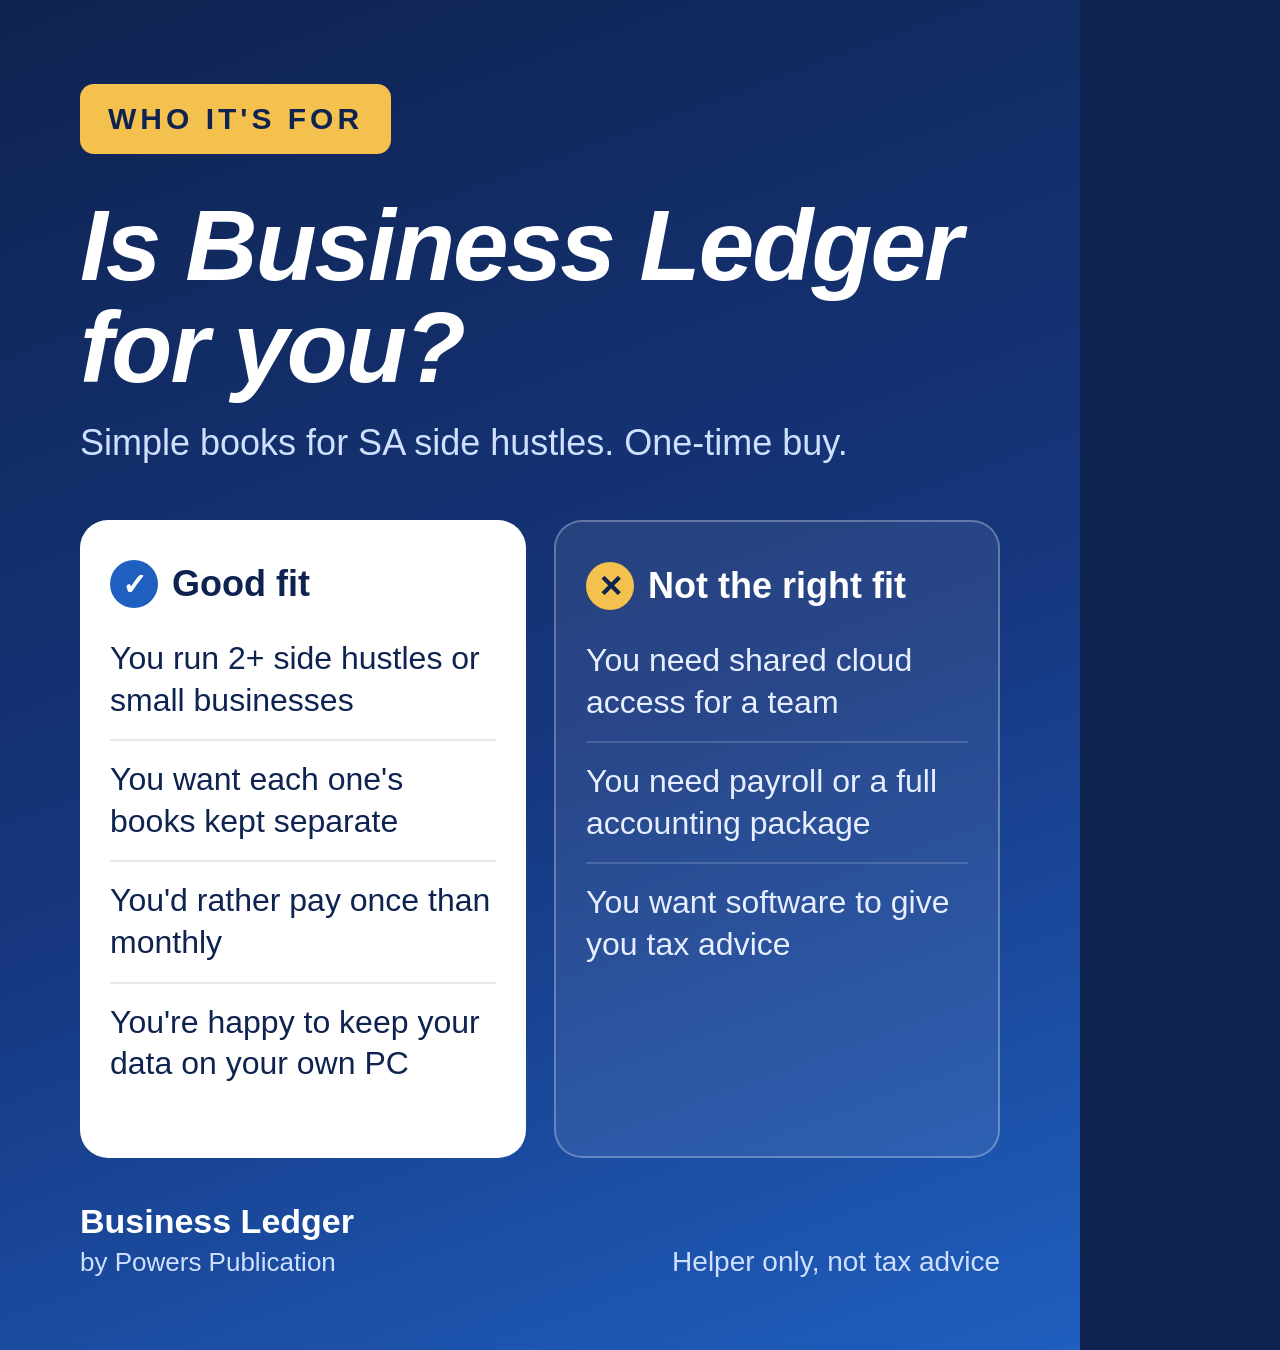
<file: docs/marketing/brand-kit/images/is-business-ledger-for-you.html>
<!doctype html>
<html lang="en"><head><meta charset="utf-8"><title>Is Business Ledger for you?</title>
<style>
  *{box-sizing:border-box;margin:0;padding:0}
  html,body{width:1080px;height:1350px;background:#0f2350}
  body{font-family:"Segoe UI","Poppins",Arial,sans-serif;color:#fff}
  #card{width:1080px;height:1350px;padding:84px 80px 72px;display:flex;flex-direction:column;
    background:linear-gradient(160deg,#0f2350 0%,#16377f 55%,#1f5fbf 100%)}
  .tag{align-self:flex-start;background:#f4c04e;color:#0f2350;font-weight:800;letter-spacing:4px;
    font-size:30px;padding:18px 28px;border-radius:14px;text-transform:uppercase}
  h1{margin-top:40px;font-size:100px;line-height:1.02;font-weight:900;font-style:italic;letter-spacing:-2px}
  .sub{margin-top:24px;font-size:36px;color:#cfe0ff}
  .cols{margin-top:56px;display:grid;grid-template-columns:1fr 1fr;gap:28px;flex:1}
  .col{border-radius:28px;padding:40px 30px}
  .good{background:#fff;color:#0f2350}
  .not{background:rgba(255,255,255,.08);border:2px solid rgba(255,255,255,.28)}
  .col h2{font-size:36px;white-space:nowrap;font-weight:800;margin-bottom:30px;display:flex;align-items:center;gap:14px}
  .ico{width:48px;height:48px;border-radius:50%;display:inline-flex;align-items:center;justify-content:center;font-size:30px;font-weight:900;flex:none}
  .good .ico{background:#1f5fbf;color:#fff}
  .not .ico{background:#f4c04e;color:#0f2350}
  ul{list-style:none}
  li{font-size:32px;line-height:1.3;padding:18px 0;border-top:2px solid rgba(15,35,80,.1)}
  .not li{border-top-color:rgba(255,255,255,.16);color:#e6eeff}
  li:first-child{border-top:none;padding-top:0}
  .foot{margin-top:44px;display:flex;justify-content:space-between;align-items:flex-end;font-size:28px;color:#cfe0ff}
  .brand{font-weight:800;color:#fff;font-size:34px}
  .brand small{display:block;font-weight:500;font-size:26px;color:#cfe0ff;margin-top:6px}
  .disc{text-align:right}
</style></head><body>
<div id="card">
  <div class="tag">Who it's for</div>
  <h1>Is Business Ledger for you?</h1>
  <p class="sub">Simple books for SA side hustles. One-time buy.</p>
  <div class="cols">
    <div class="col good">
      <h2><span class="ico">&#10003;</span>Good fit</h2>
      <ul>
        <li>You run 2+ side hustles or small businesses</li>
        <li>You want each one's books kept separate</li>
        <li>You'd rather pay once than monthly</li>
        <li>You're happy to keep your data on your own PC</li>
      </ul>
    </div>
    <div class="col not">
      <h2><span class="ico">&#10005;</span>Not the right fit</h2>
      <ul>
        <li>You need shared cloud access for a team</li>
        <li>You need payroll or a full accounting package</li>
        <li>You want software to give you tax advice</li>
      </ul>
    </div>
  </div>
  <div class="foot">
    <div class="brand">Business Ledger<small>by Powers Publication</small></div>
    <div class="disc">Helper only, not tax advice</div>
  </div>
</div>
</body></html>
</file>
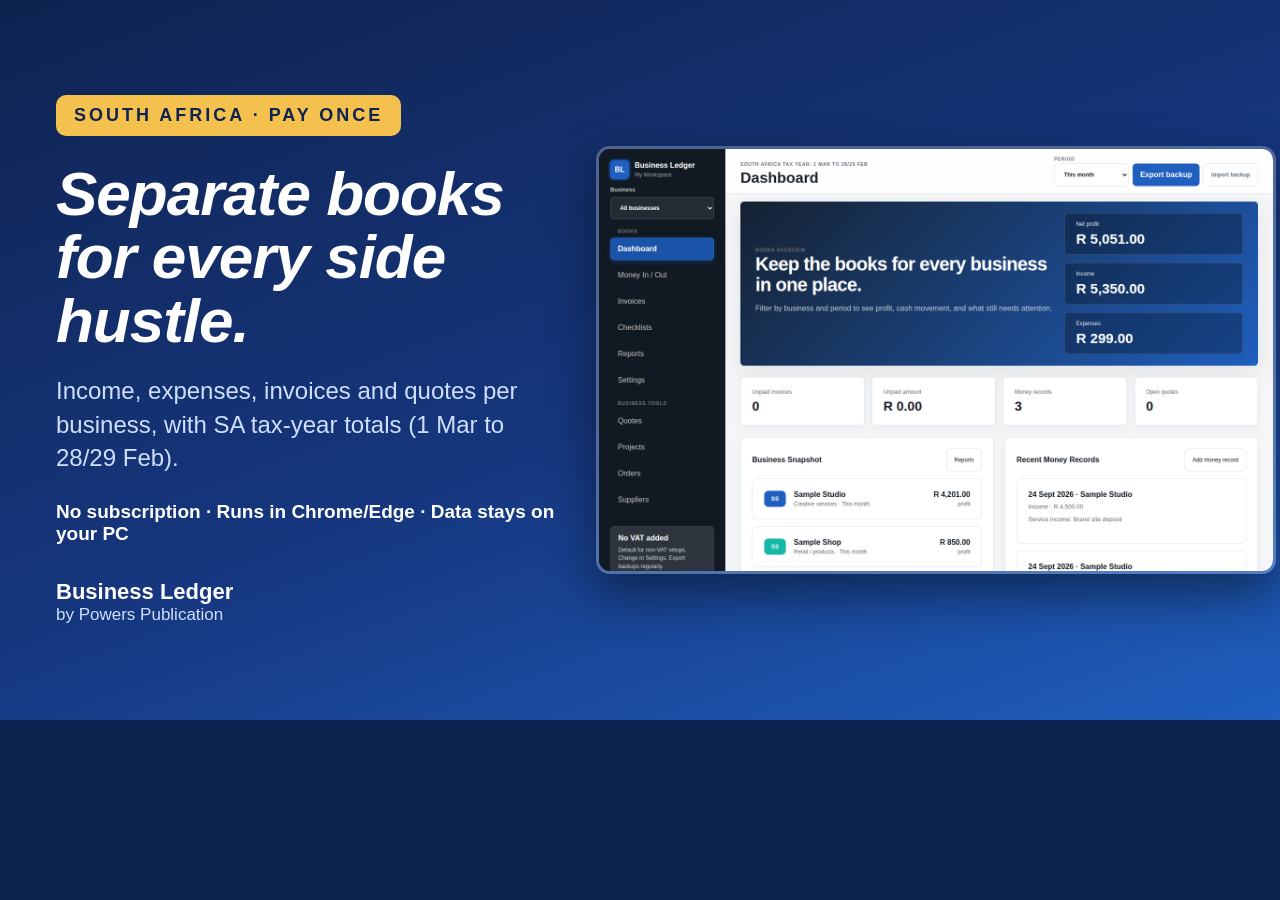
<file: docs/marketing/gumroad-gallery/src/01-cover.html>
<!doctype html><html><head><meta charset="utf-8"><style>*{box-sizing:border-box;margin:0;padding:0}
html,body{overflow:hidden;background:#0f2350;font-family:"Segoe UI",Arial,sans-serif;color:#fff}
.bg{background:linear-gradient(160deg,#0f2350 0%,#16377f 55%,#1f5fbf 100%)}
.tag{display:inline-block;background:#f4c04e;color:#0f2350;font-weight:800;letter-spacing:3px;font-size:18px;padding:10px 18px;border-radius:10px;text-transform:uppercase}
.brand{font-weight:800;font-size:22px}.brand small{display:block;font-weight:500;font-size:17px;color:#cfe0ff}
.shot{border-radius:14px;box-shadow:0 20px 50px rgba(0,0,0,.45);border:3px solid rgba(255,255,255,.25)}html,body{width:1280px;height:720px}</style></head><body>
<div class="bg" style="width:1280px;height:720px;padding:60px 56px;display:flex;gap:40px;align-items:center">
<div style="width:500px;flex:none">
<span class="tag">South Africa · pay once</span>
<h1 style="font-size:62px;line-height:1.02;font-weight:900;font-style:italic;letter-spacing:-1px;margin-top:26px">Separate books for every side hustle.</h1>
<p style="font-size:24px;color:#cfe0ff;margin-top:22px;line-height:1.4">Income, expenses, invoices and quotes per business, with SA tax-year totals (1 Mar to 28/29 Feb).</p>
<p style="font-size:19px;color:#fff;margin-top:26px;font-weight:600">No subscription &middot; Runs in Chrome/Edge &middot; Data stays on your PC</p>
<div class="brand" style="margin-top:34px">Business Ledger<small>by Powers Publication</small></div>
</div>
<img class="shot" src="2-dashboard.png" style="width:680px">
</div></body></html>
</file>
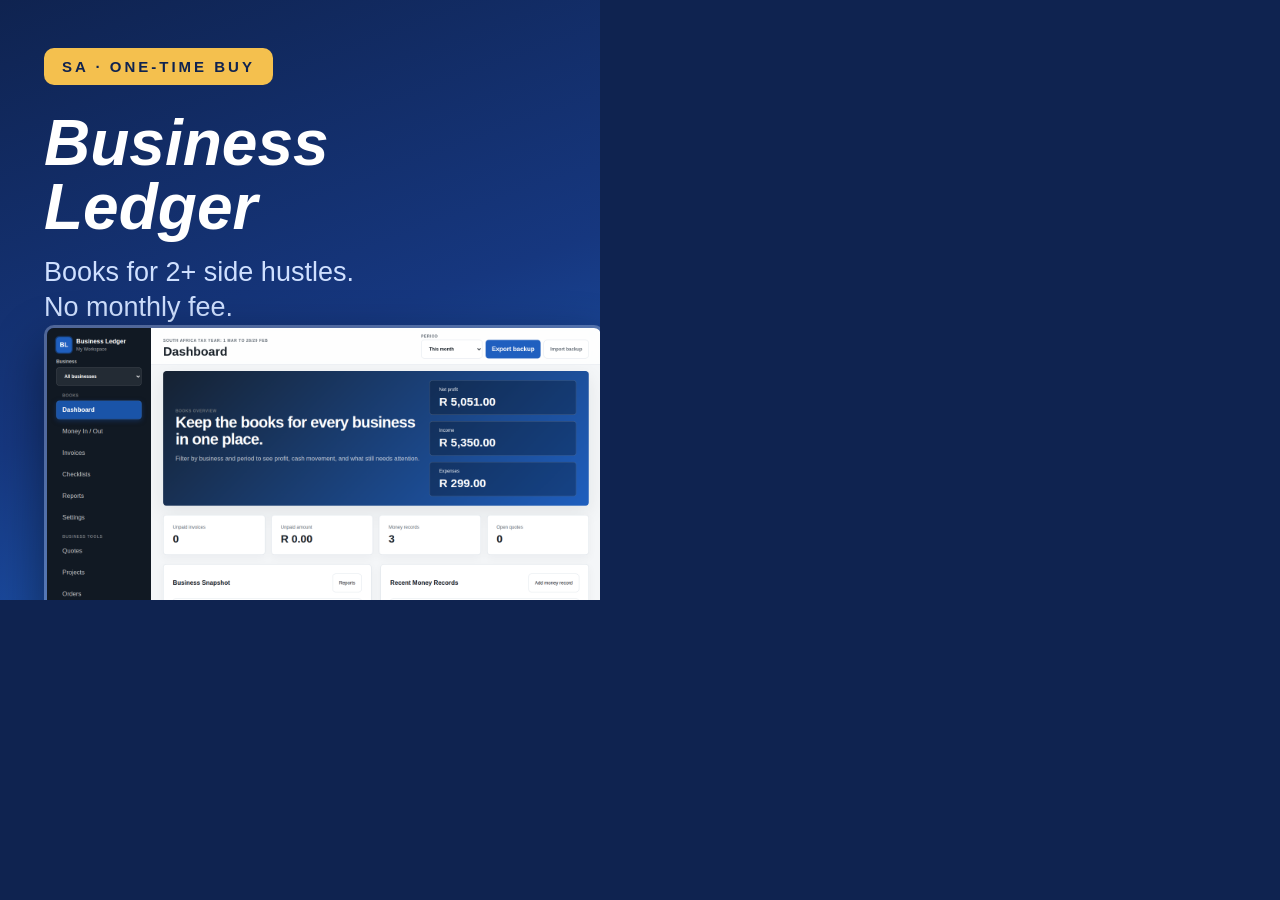
<file: docs/marketing/gumroad-gallery/src/02-thumbnail.html>
<!doctype html><html><head><meta charset="utf-8"><style>*{box-sizing:border-box;margin:0;padding:0}
html,body{overflow:hidden;background:#0f2350;font-family:"Segoe UI",Arial,sans-serif;color:#fff}
.bg{background:linear-gradient(160deg,#0f2350 0%,#16377f 55%,#1f5fbf 100%)}
.tag{display:inline-block;background:#f4c04e;color:#0f2350;font-weight:800;letter-spacing:3px;font-size:18px;padding:10px 18px;border-radius:10px;text-transform:uppercase}
.brand{font-weight:800;font-size:22px}.brand small{display:block;font-weight:500;font-size:17px;color:#cfe0ff}
.shot{border-radius:14px;box-shadow:0 20px 50px rgba(0,0,0,.45);border:3px solid rgba(255,255,255,.25)}html,body{width:600px;height:600px}</style></head><body>
<div class="bg" style="width:600px;height:600px;padding:48px 44px;display:flex;flex-direction:column">
<span class="tag" style="align-self:flex-start;font-size:15px">SA · One-time buy</span>
<h1 style="font-size:64px;line-height:1;font-weight:900;font-style:italic;margin-top:26px">Business Ledger</h1>
<p style="font-size:27px;color:#cfe0ff;margin-top:16px;line-height:1.3">Books for 2+ side hustles.<br>No monthly fee.</p>
<img class="shot" src="2-dashboard.png" style="width:560px;margin-top:auto;margin-left:0;border-radius:10px 10px 0 0;margin-bottom:-48px">
</div></body></html>
</file>
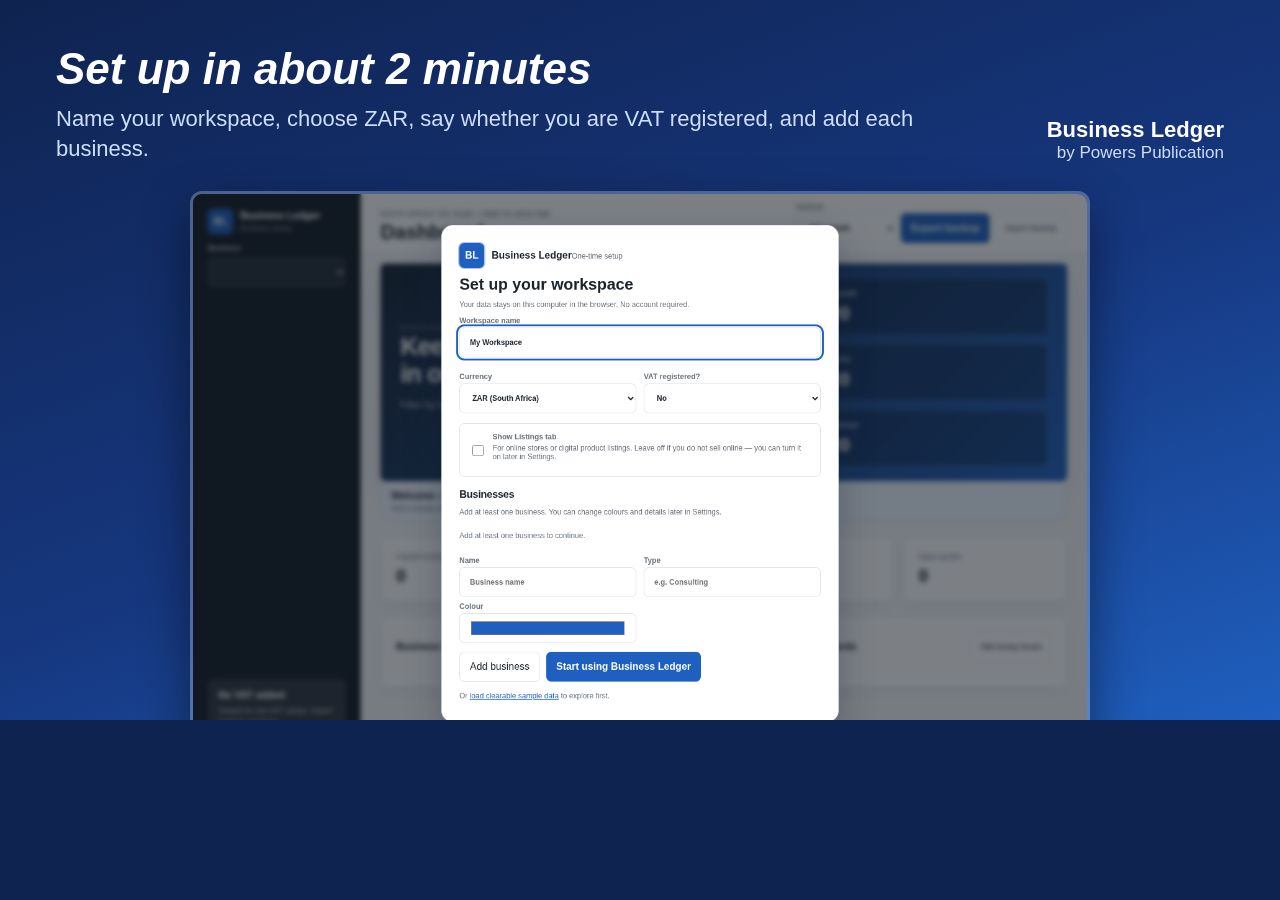
<file: docs/marketing/gumroad-gallery/src/03-setup.html>
<!doctype html><html><head><meta charset="utf-8"><style>*{box-sizing:border-box;margin:0;padding:0}
html,body{overflow:hidden;background:#0f2350;font-family:"Segoe UI",Arial,sans-serif;color:#fff}
.bg{background:linear-gradient(160deg,#0f2350 0%,#16377f 55%,#1f5fbf 100%)}
.tag{display:inline-block;background:#f4c04e;color:#0f2350;font-weight:800;letter-spacing:3px;font-size:18px;padding:10px 18px;border-radius:10px;text-transform:uppercase}
.brand{font-weight:800;font-size:22px}.brand small{display:block;font-weight:500;font-size:17px;color:#cfe0ff}
.shot{border-radius:14px;box-shadow:0 20px 50px rgba(0,0,0,.45);border:3px solid rgba(255,255,255,.25)}html,body{width:1280px;height:720px}</style></head><body>
<div class="bg" style="width:1280px;height:720px;padding:44px 56px;display:flex;flex-direction:column">
<div style="display:flex;justify-content:space-between;align-items:flex-end;gap:30px">
<div><h1 style="font-size:44px;font-weight:900;font-style:italic">Set up in about 2 minutes</h1>
<p style="font-size:22px;color:#cfe0ff;margin-top:10px;max-width:900px;line-height:1.35">Name your workspace, choose ZAR, say whether you are VAT registered, and add each business.</p></div>
<div class="brand" style="text-align:right;flex:none">Business Ledger<small>by Powers Publication</small></div></div>
<img class="shot" src="1-setup.png" style="width:900px;margin:28px auto 0;display:block;border-radius:12px 12px 0 0;margin-bottom:-60px">
</div></body></html>
</file>
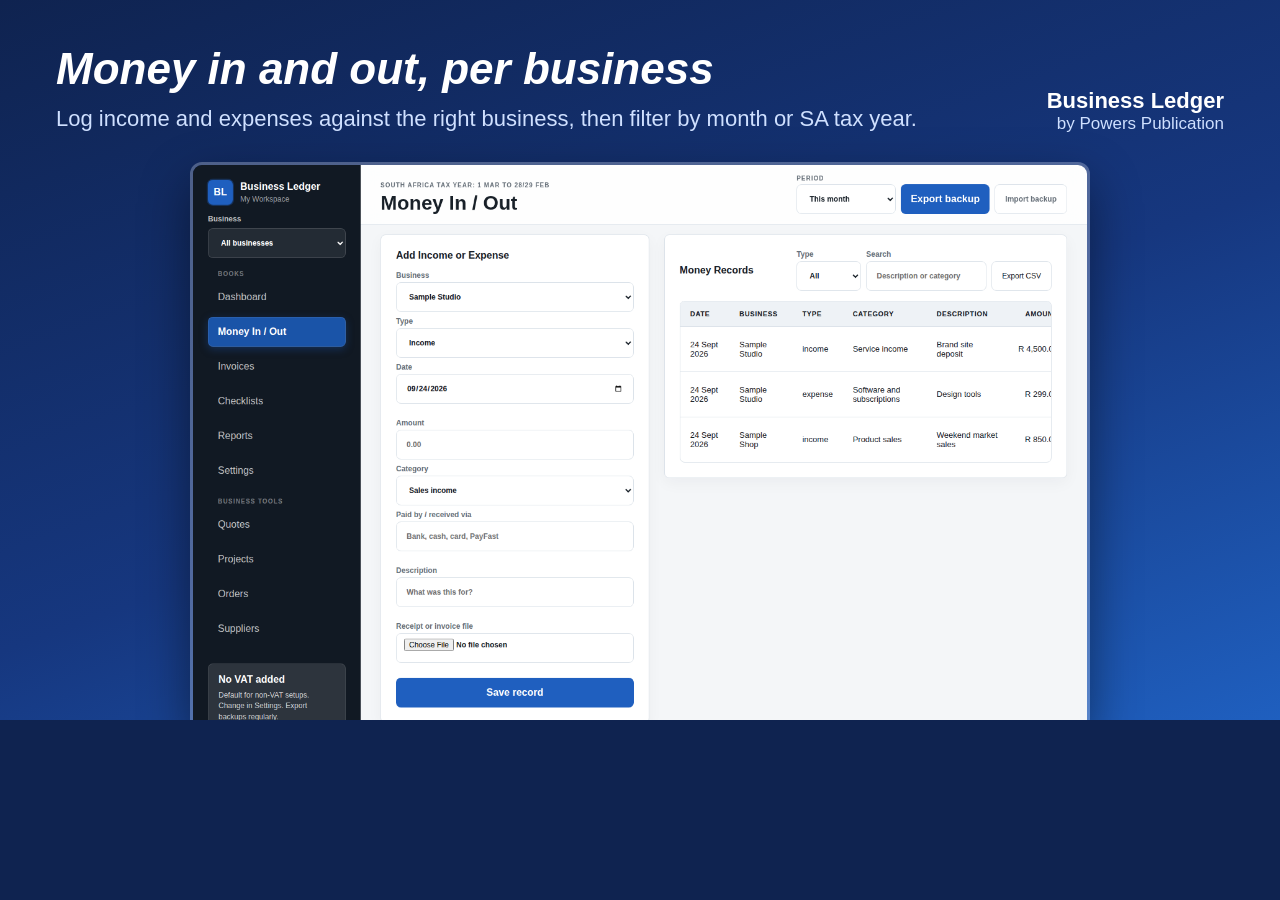
<file: docs/marketing/gumroad-gallery/src/04-money.html>
<!doctype html><html><head><meta charset="utf-8"><style>*{box-sizing:border-box;margin:0;padding:0}
html,body{overflow:hidden;background:#0f2350;font-family:"Segoe UI",Arial,sans-serif;color:#fff}
.bg{background:linear-gradient(160deg,#0f2350 0%,#16377f 55%,#1f5fbf 100%)}
.tag{display:inline-block;background:#f4c04e;color:#0f2350;font-weight:800;letter-spacing:3px;font-size:18px;padding:10px 18px;border-radius:10px;text-transform:uppercase}
.brand{font-weight:800;font-size:22px}.brand small{display:block;font-weight:500;font-size:17px;color:#cfe0ff}
.shot{border-radius:14px;box-shadow:0 20px 50px rgba(0,0,0,.45);border:3px solid rgba(255,255,255,.25)}html,body{width:1280px;height:720px}</style></head><body>
<div class="bg" style="width:1280px;height:720px;padding:44px 56px;display:flex;flex-direction:column">
<div style="display:flex;justify-content:space-between;align-items:flex-end;gap:30px">
<div><h1 style="font-size:44px;font-weight:900;font-style:italic">Money in and out, per business</h1>
<p style="font-size:22px;color:#cfe0ff;margin-top:10px;max-width:900px;line-height:1.35">Log income and expenses against the right business, then filter by month or SA tax year.</p></div>
<div class="brand" style="text-align:right;flex:none">Business Ledger<small>by Powers Publication</small></div></div>
<img class="shot" src="3-money-in-out.png" style="width:900px;margin:28px auto 0;display:block;border-radius:12px 12px 0 0;margin-bottom:-60px">
</div></body></html>
</file>
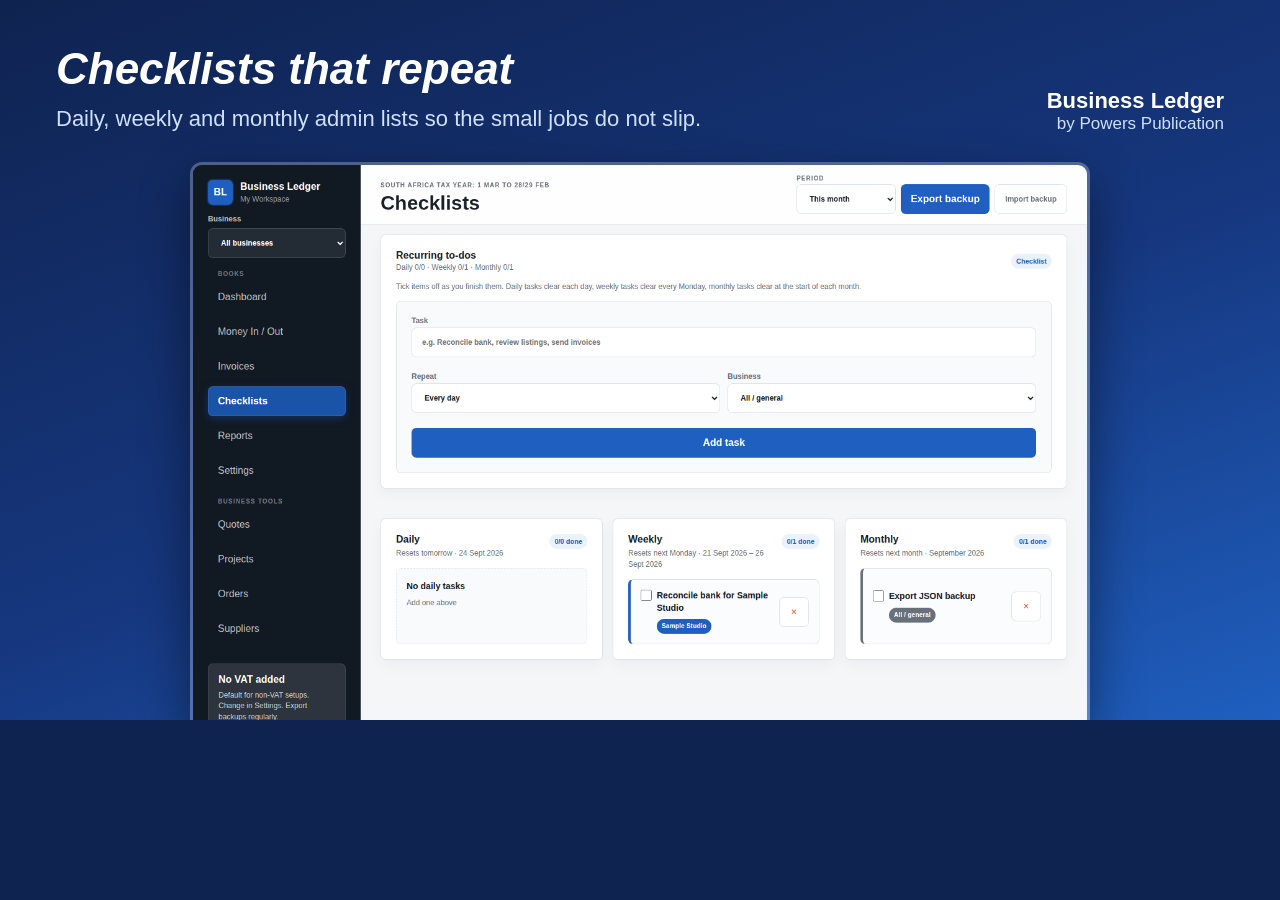
<file: docs/marketing/gumroad-gallery/src/05-checklists.html>
<!doctype html><html><head><meta charset="utf-8"><style>*{box-sizing:border-box;margin:0;padding:0}
html,body{overflow:hidden;background:#0f2350;font-family:"Segoe UI",Arial,sans-serif;color:#fff}
.bg{background:linear-gradient(160deg,#0f2350 0%,#16377f 55%,#1f5fbf 100%)}
.tag{display:inline-block;background:#f4c04e;color:#0f2350;font-weight:800;letter-spacing:3px;font-size:18px;padding:10px 18px;border-radius:10px;text-transform:uppercase}
.brand{font-weight:800;font-size:22px}.brand small{display:block;font-weight:500;font-size:17px;color:#cfe0ff}
.shot{border-radius:14px;box-shadow:0 20px 50px rgba(0,0,0,.45);border:3px solid rgba(255,255,255,.25)}html,body{width:1280px;height:720px}</style></head><body>
<div class="bg" style="width:1280px;height:720px;padding:44px 56px;display:flex;flex-direction:column">
<div style="display:flex;justify-content:space-between;align-items:flex-end;gap:30px">
<div><h1 style="font-size:44px;font-weight:900;font-style:italic">Checklists that repeat</h1>
<p style="font-size:22px;color:#cfe0ff;margin-top:10px;max-width:900px;line-height:1.35">Daily, weekly and monthly admin lists so the small jobs do not slip.</p></div>
<div class="brand" style="text-align:right;flex:none">Business Ledger<small>by Powers Publication</small></div></div>
<img class="shot" src="4-checklists.png" style="width:900px;margin:28px auto 0;display:block;border-radius:12px 12px 0 0;margin-bottom:-60px">
</div></body></html>
</file>
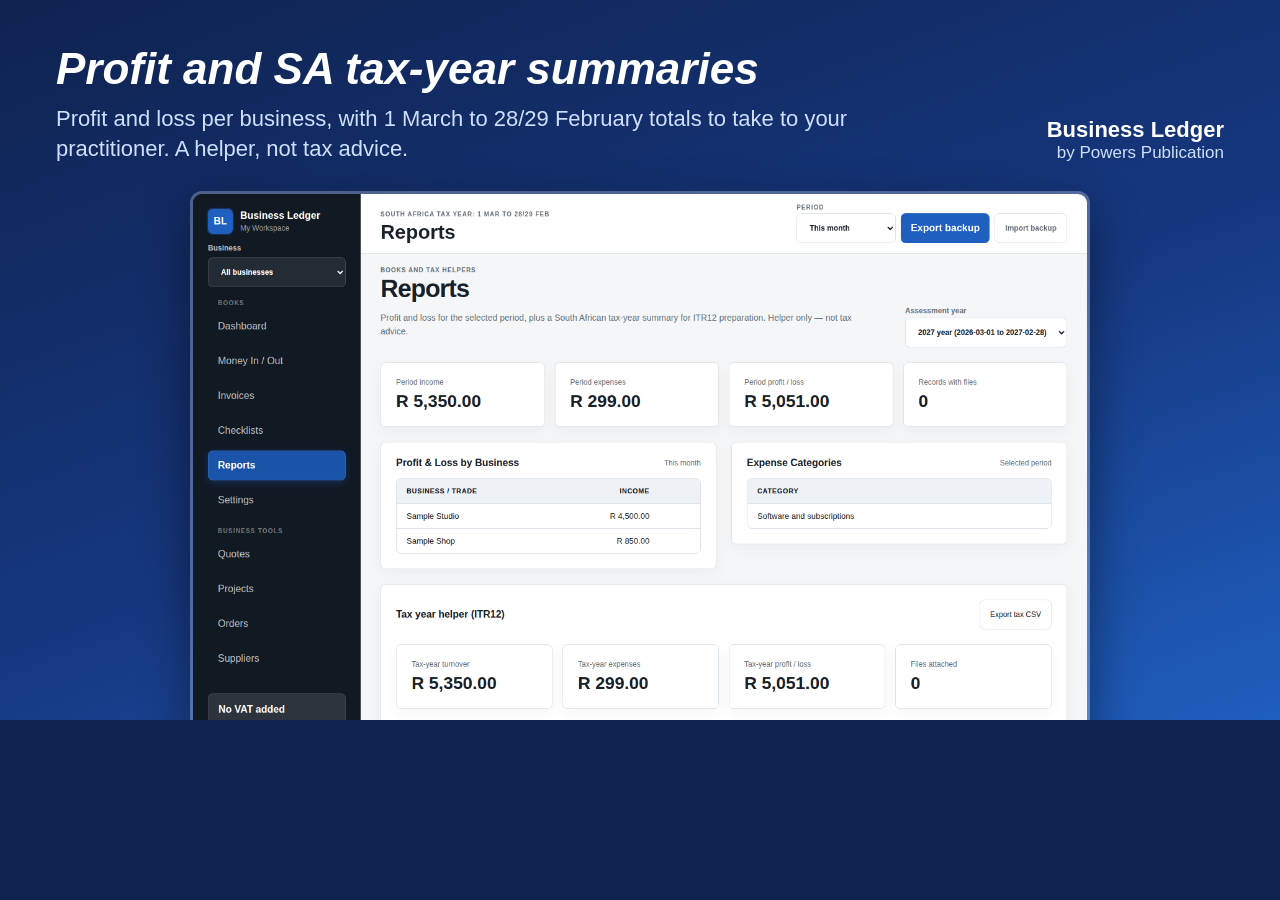
<file: docs/marketing/gumroad-gallery/src/06-reports.html>
<!doctype html><html><head><meta charset="utf-8"><style>*{box-sizing:border-box;margin:0;padding:0}
html,body{overflow:hidden;background:#0f2350;font-family:"Segoe UI",Arial,sans-serif;color:#fff}
.bg{background:linear-gradient(160deg,#0f2350 0%,#16377f 55%,#1f5fbf 100%)}
.tag{display:inline-block;background:#f4c04e;color:#0f2350;font-weight:800;letter-spacing:3px;font-size:18px;padding:10px 18px;border-radius:10px;text-transform:uppercase}
.brand{font-weight:800;font-size:22px}.brand small{display:block;font-weight:500;font-size:17px;color:#cfe0ff}
.shot{border-radius:14px;box-shadow:0 20px 50px rgba(0,0,0,.45);border:3px solid rgba(255,255,255,.25)}html,body{width:1280px;height:720px}</style></head><body>
<div class="bg" style="width:1280px;height:720px;padding:44px 56px;display:flex;flex-direction:column">
<div style="display:flex;justify-content:space-between;align-items:flex-end;gap:30px">
<div><h1 style="font-size:44px;font-weight:900;font-style:italic">Profit and SA tax-year summaries</h1>
<p style="font-size:22px;color:#cfe0ff;margin-top:10px;max-width:900px;line-height:1.35">Profit and loss per business, with 1 March to 28/29 February totals to take to your practitioner. A helper, not tax advice.</p></div>
<div class="brand" style="text-align:right;flex:none">Business Ledger<small>by Powers Publication</small></div></div>
<img class="shot" src="5-reports.png" style="width:900px;margin:28px auto 0;display:block;border-radius:12px 12px 0 0;margin-bottom:-60px">
</div></body></html>
</file>
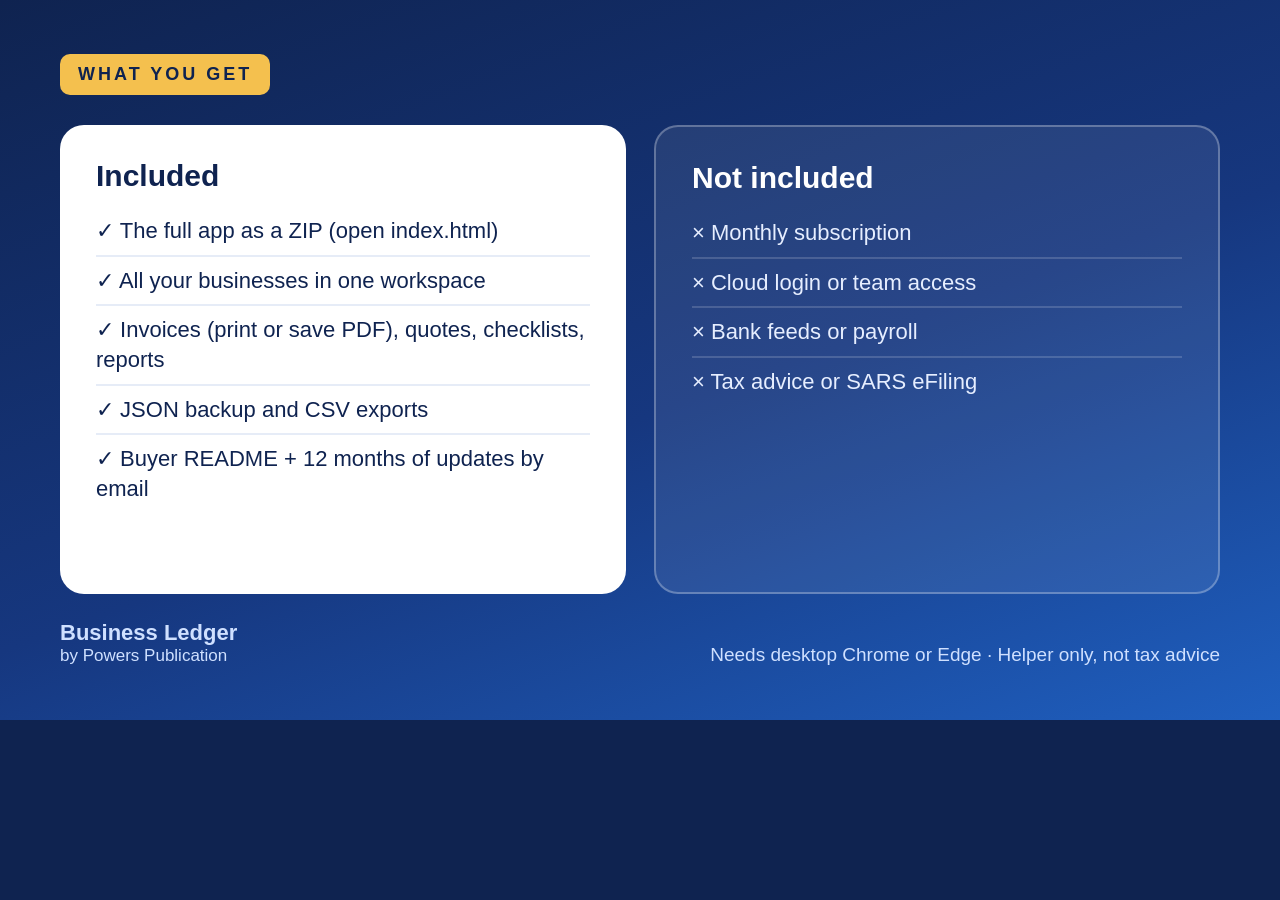
<file: docs/marketing/gumroad-gallery/src/07-whats-included.html>
<!doctype html><html><head><meta charset="utf-8"><style>*{box-sizing:border-box;margin:0;padding:0}
html,body{overflow:hidden;background:#0f2350;font-family:"Segoe UI",Arial,sans-serif;color:#fff}
.bg{background:linear-gradient(160deg,#0f2350 0%,#16377f 55%,#1f5fbf 100%)}
.tag{display:inline-block;background:#f4c04e;color:#0f2350;font-weight:800;letter-spacing:3px;font-size:18px;padding:10px 18px;border-radius:10px;text-transform:uppercase}
.brand{font-weight:800;font-size:22px}.brand small{display:block;font-weight:500;font-size:17px;color:#cfe0ff}
.shot{border-radius:14px;box-shadow:0 20px 50px rgba(0,0,0,.45);border:3px solid rgba(255,255,255,.25)}html,body{width:1280px;height:720px}</style></head><body>
<div class="bg" style="width:1280px;height:720px;padding:54px 60px;display:flex;flex-direction:column">
<span class="tag" style="align-self:flex-start">What you get</span>
<div style="display:grid;grid-template-columns:1fr 1fr;gap:28px;margin-top:30px;flex:1">
<div style="background:#fff;color:#0f2350;border-radius:24px;padding:34px 36px">
<h2 style="font-size:30px;margin-bottom:14px">Included</h2>
<ul style="list-style:none;font-size:22px;line-height:1.35">
<li style="padding:9px 0">&#10003; The full app as a ZIP (open index.html)</li>
<li style="padding:9px 0;border-top:2px solid #e6ecf7">&#10003; All your businesses in one workspace</li>
<li style="padding:9px 0;border-top:2px solid #e6ecf7">&#10003; Invoices (print or save PDF), quotes, checklists, reports</li>
<li style="padding:9px 0;border-top:2px solid #e6ecf7">&#10003; JSON backup and CSV exports</li>
<li style="padding:9px 0;border-top:2px solid #e6ecf7">&#10003; Buyer README + 12 months of updates by email</li>
</ul></div>
<div style="background:rgba(255,255,255,.08);border:2px solid rgba(255,255,255,.28);border-radius:24px;padding:34px 36px">
<h2 style="font-size:30px;margin-bottom:14px">Not included</h2>
<ul style="list-style:none;font-size:22px;line-height:1.35;color:#e6eeff">
<li style="padding:9px 0">&times; Monthly subscription</li>
<li style="padding:9px 0;border-top:2px solid rgba(255,255,255,.16)">&times; Cloud login or team access</li>
<li style="padding:9px 0;border-top:2px solid rgba(255,255,255,.16)">&times; Bank feeds or payroll</li>
<li style="padding:9px 0;border-top:2px solid rgba(255,255,255,.16)">&times; Tax advice or SARS eFiling</li>
</ul></div></div>
<div style="display:flex;justify-content:space-between;margin-top:26px;font-size:19px;color:#cfe0ff">
<div class="brand">Business Ledger<small>by Powers Publication</small></div><div style="align-self:flex-end">Needs desktop Chrome or Edge &middot; Helper only, not tax advice</div></div>
</div></body></html>
</file>
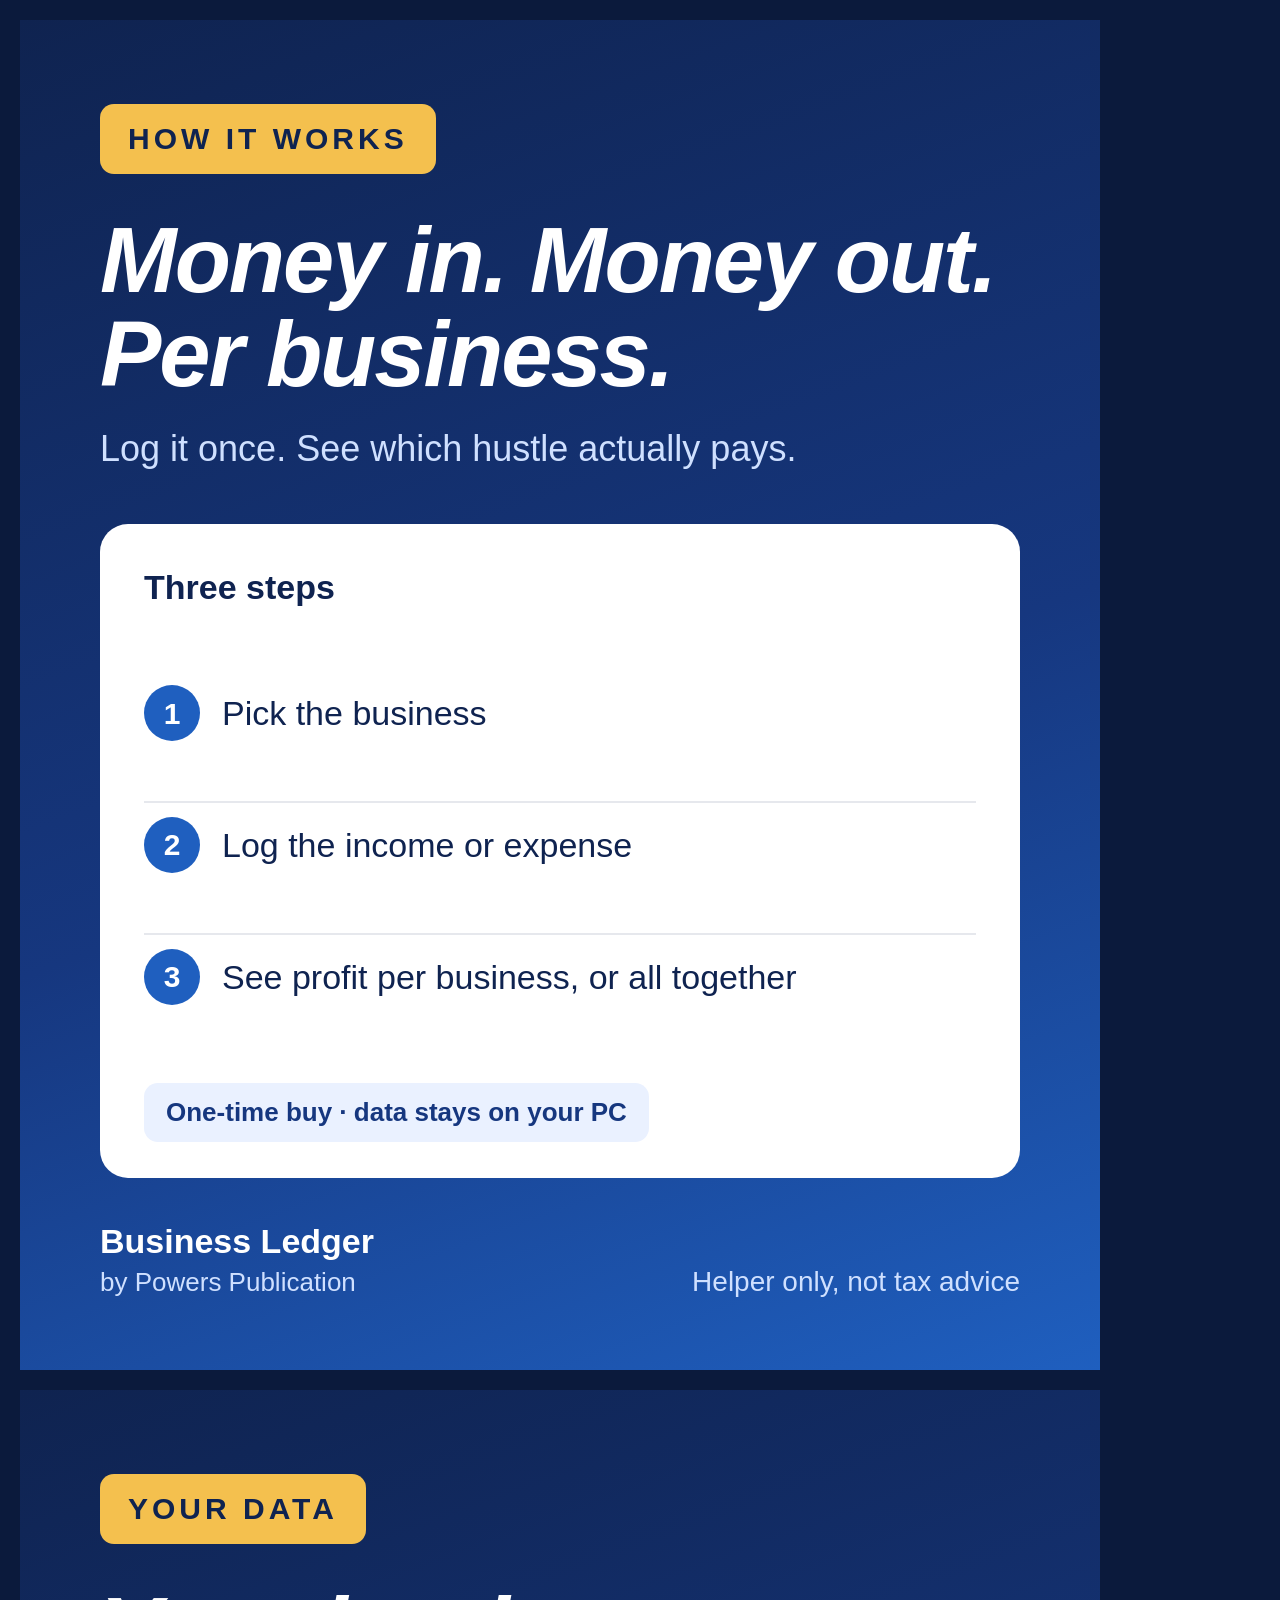
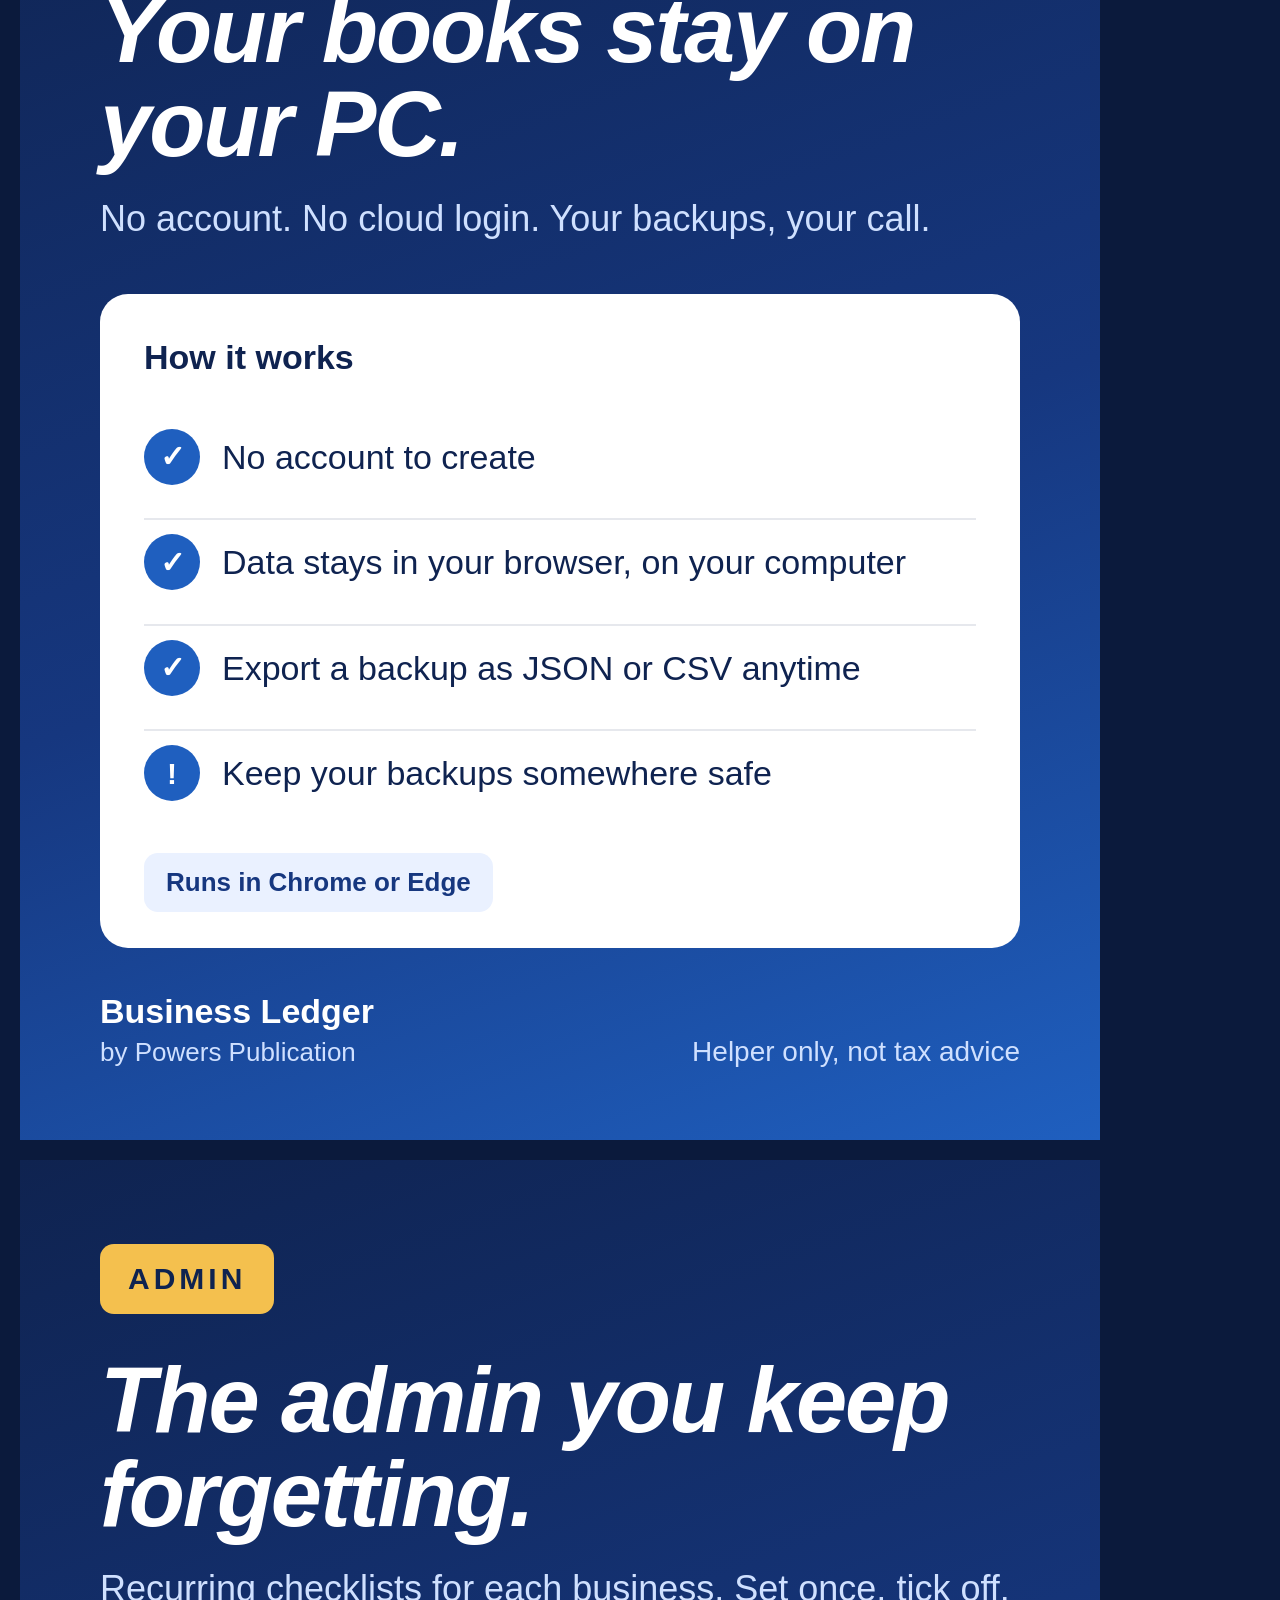
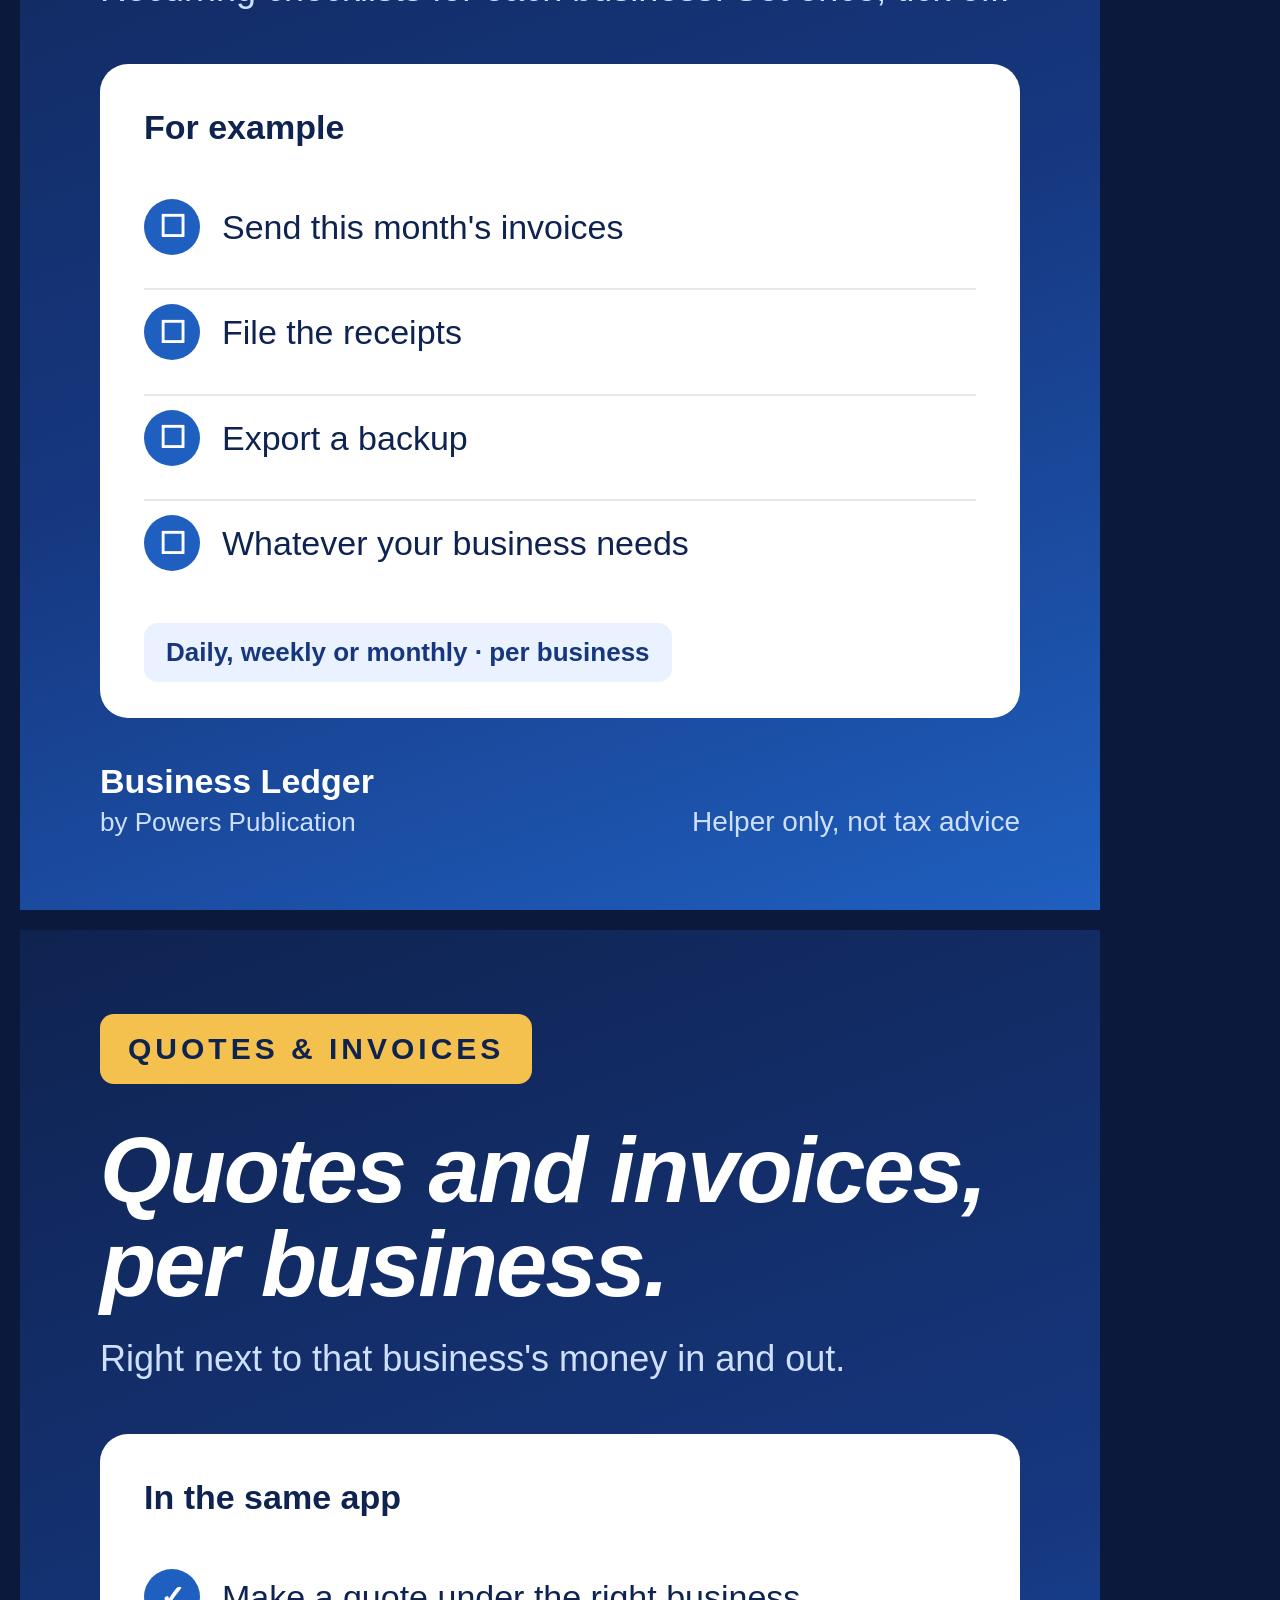
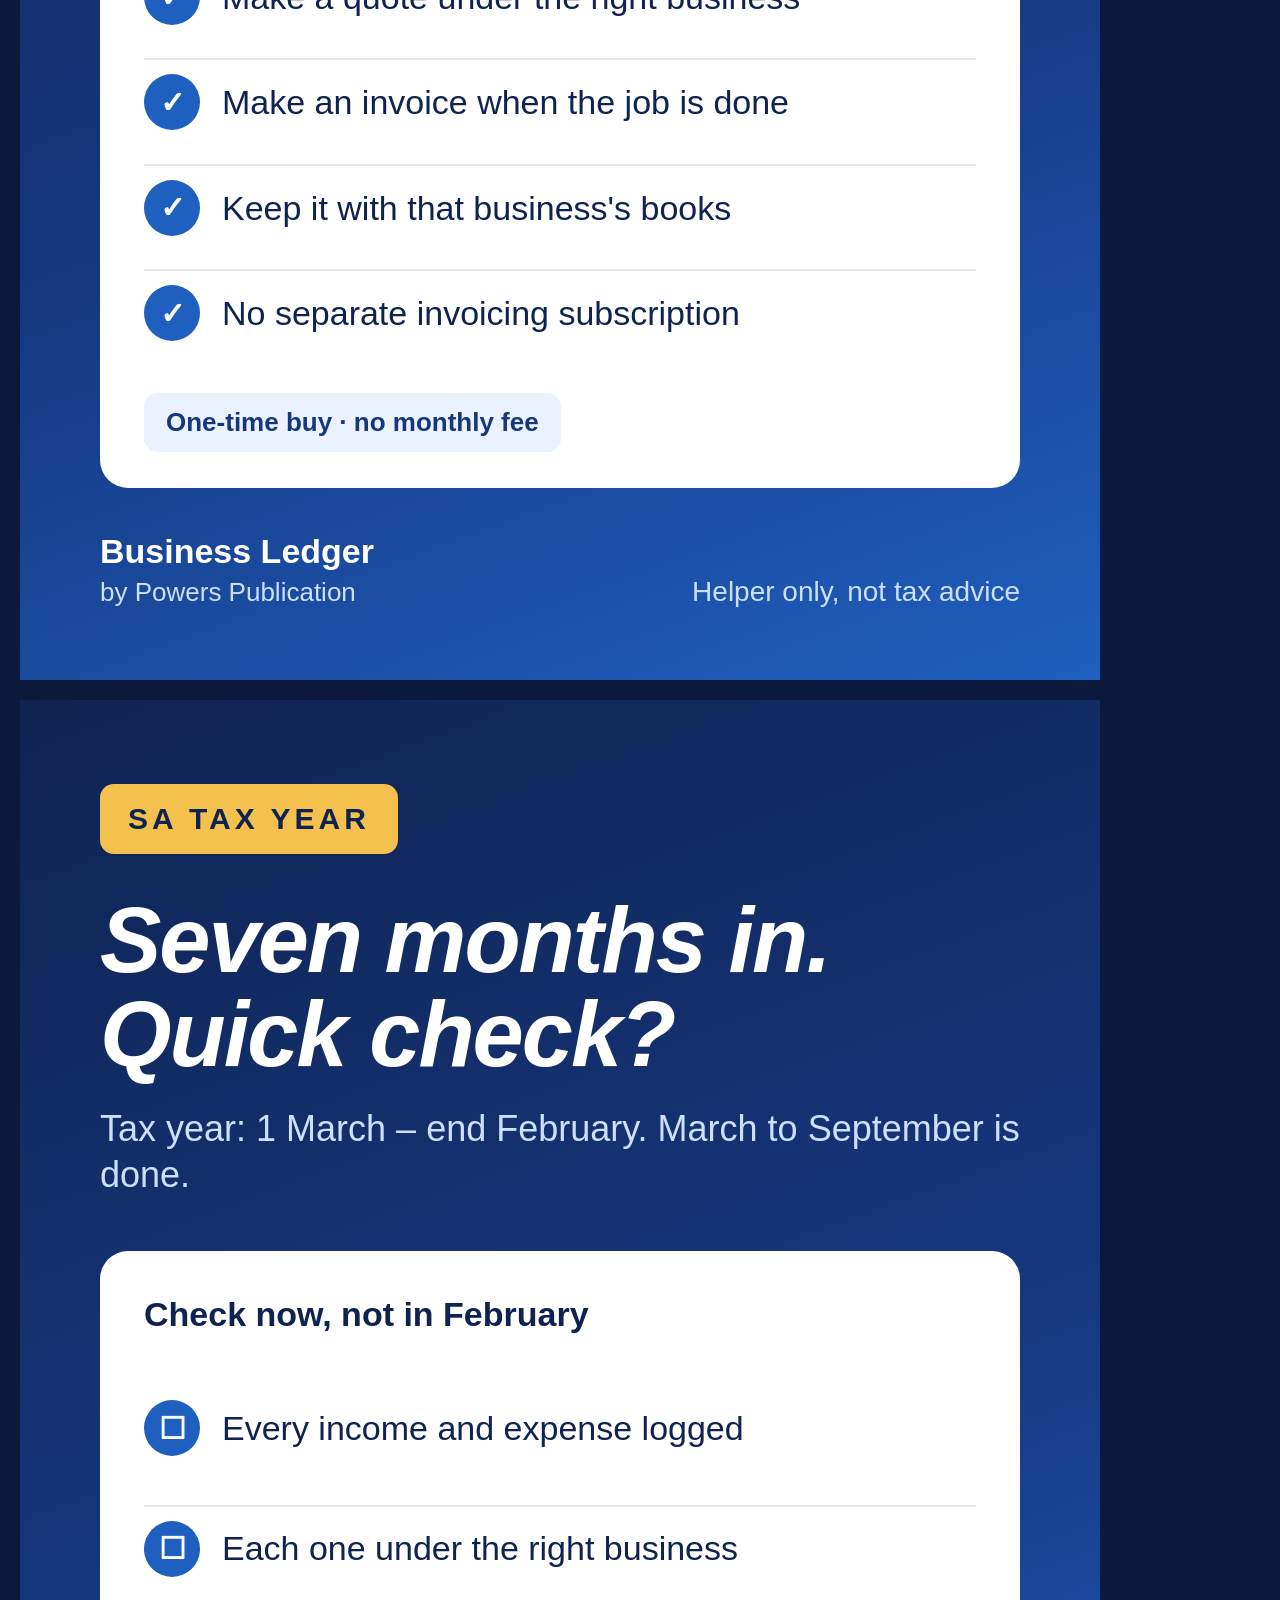
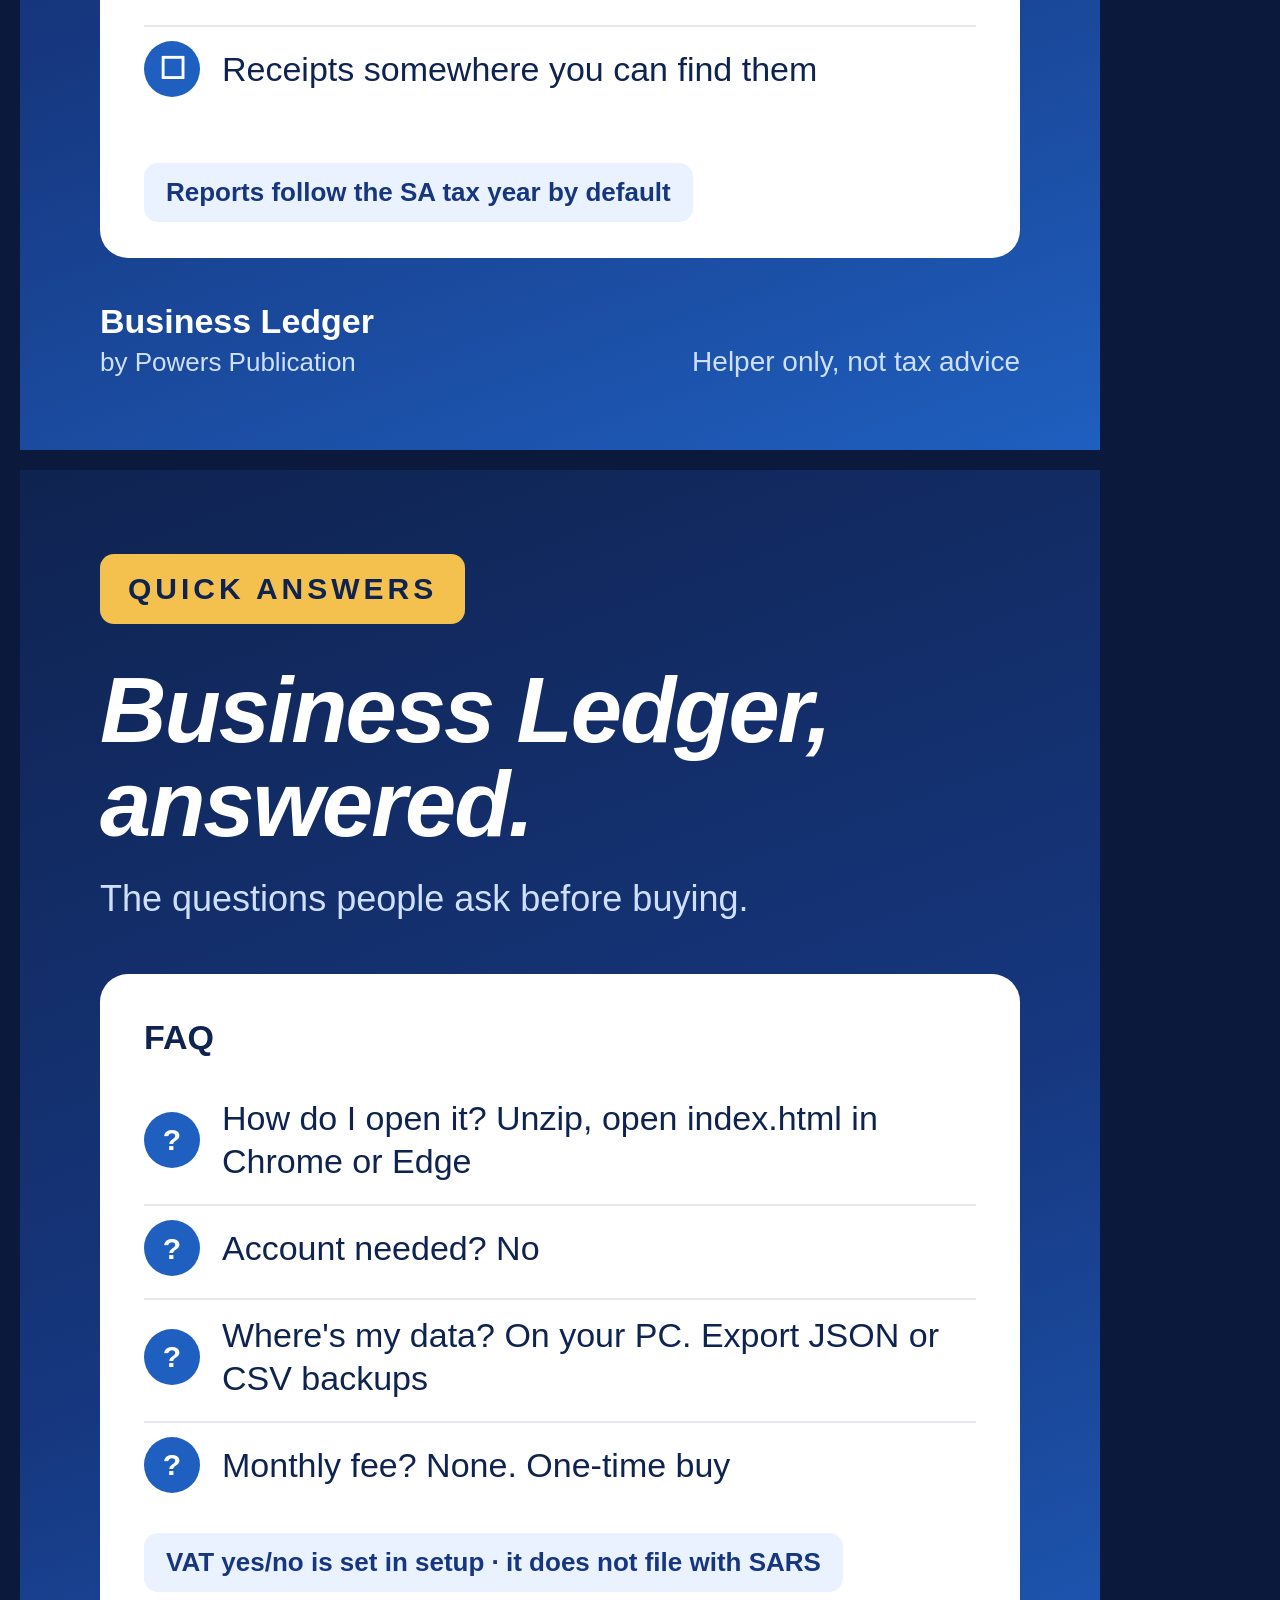
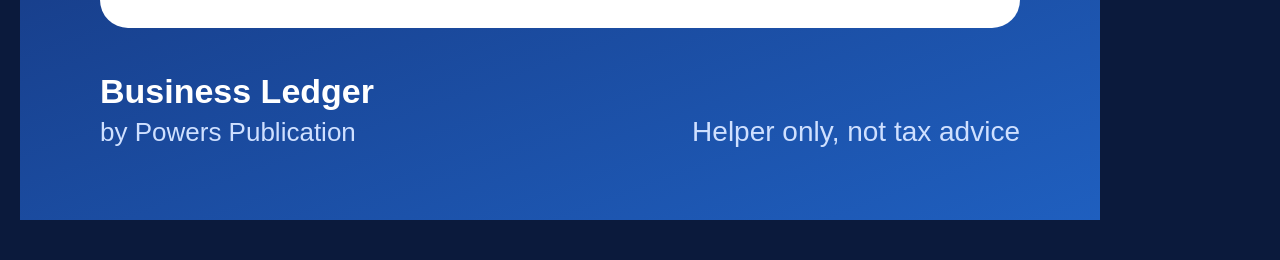
<file: docs/marketing/brand-kit/images/fortnight-2026-10-12/cards.html>
<!doctype html><html lang="en"><head><meta charset="utf-8"><title>Business Ledger cards 13–24 Oct 2026</title>
<style>
  *{box-sizing:border-box;margin:0;padding:0}
  body{background:#0b1a3c;font-family:"Segoe UI","Poppins",Arial,sans-serif;color:#fff;padding:20px}
  .card{width:1080px;height:1350px;padding:84px 80px 72px;display:flex;flex-direction:column;margin-bottom:20px;
    background:linear-gradient(160deg,#0f2350 0%,#16377f 55%,#1f5fbf 100%)}
  .tag{align-self:flex-start;background:#f4c04e;color:#0f2350;font-weight:800;letter-spacing:4px;
    font-size:30px;padding:18px 28px;border-radius:14px;text-transform:uppercase}
  h1{margin-top:40px;font-size:92px;line-height:1.02;font-weight:900;font-style:italic;letter-spacing:-2px}
  .sub{margin-top:24px;font-size:36px;line-height:1.3;color:#cfe0ff}
  .panel{margin-top:52px;flex:1;background:#fff;color:#0f2350;border-radius:28px;padding:44px 44px 36px;
    display:flex;flex-direction:column}
  .panel h2{font-size:34px;font-weight:800;margin-bottom:18px}
  ul{list-style:none;flex:1;display:flex;flex-direction:column;justify-content:space-evenly}
  li{display:flex;align-items:center;gap:22px;font-size:34px;line-height:1.25;padding:14px 0;
    border-top:2px solid rgba(15,35,80,.1)}
  li:first-child{border-top:none}
  .ico{width:56px;height:56px;border-radius:50%;flex:none;display:inline-flex;align-items:center;justify-content:center;
    background:#1f5fbf;color:#fff;font-size:30px;font-weight:900}
  .note{margin-top:18px;align-self:flex-start;background:#eaf1ff;color:#16377f;font-weight:700;font-size:26px;
    padding:14px 22px;border-radius:14px}
  .foot{margin-top:44px;display:flex;justify-content:space-between;align-items:flex-end;font-size:28px;color:#cfe0ff}
  .brand{font-weight:800;color:#fff;font-size:34px}
  .brand small{display:block;font-weight:500;font-size:26px;color:#cfe0ff;margin-top:6px}
  .disc{text-align:right}
</style></head><body><section class="card" id="c-2026-10-13-money-in-out">
  <div class="tag">How it works</div>
  <h1>Money in. Money out. Per business.</h1>
  <p class="sub">Log it once. See which hustle actually pays.</p>
  <div class="panel">
    <h2>Three steps</h2>
    <ul><li><span class="ico">1</span><span>Pick the business</span></li><li><span class="ico">2</span><span>Log the income or expense</span></li><li><span class="ico">3</span><span>See profit per business, or all together</span></li></ul>
    <div class="note">One-time buy · data stays on your PC</div>
  </div>
  <div class="foot">
    <div class="brand">Business Ledger<small>by Powers Publication</small></div>
    <div class="disc">Helper only, not tax advice</div>
  </div>
</section>
<section class="card" id="c-2026-10-15-data-on-your-pc">
  <div class="tag">Your data</div>
  <h1>Your books stay on your PC.</h1>
  <p class="sub">No account. No cloud login. Your backups, your call.</p>
  <div class="panel">
    <h2>How it works</h2>
    <ul><li><span class="ico">✓</span><span>No account to create</span></li><li><span class="ico">✓</span><span>Data stays in your browser, on your computer</span></li><li><span class="ico">✓</span><span>Export a backup as JSON or CSV anytime</span></li><li><span class="ico">!</span><span>Keep your backups somewhere safe</span></li></ul>
    <div class="note">Runs in Chrome or Edge</div>
  </div>
  <div class="foot">
    <div class="brand">Business Ledger<small>by Powers Publication</small></div>
    <div class="disc">Helper only, not tax advice</div>
  </div>
</section>
<section class="card" id="c-2026-10-17-admin-checklists">
  <div class="tag">Admin</div>
  <h1>The admin you keep forgetting.</h1>
  <p class="sub">Recurring checklists for each business. Set once, tick off.</p>
  <div class="panel">
    <h2>For example</h2>
    <ul><li><span class="ico">☐</span><span>Send this month's invoices</span></li><li><span class="ico">☐</span><span>File the receipts</span></li><li><span class="ico">☐</span><span>Export a backup</span></li><li><span class="ico">☐</span><span>Whatever your business needs</span></li></ul>
    <div class="note">Daily, weekly or monthly · per business</div>
  </div>
  <div class="foot">
    <div class="brand">Business Ledger<small>by Powers Publication</small></div>
    <div class="disc">Helper only, not tax advice</div>
  </div>
</section>
<section class="card" id="c-2026-10-20-quotes-invoices">
  <div class="tag">Quotes &amp; invoices</div>
  <h1>Quotes and invoices, per business.</h1>
  <p class="sub">Right next to that business's money in and out.</p>
  <div class="panel">
    <h2>In the same app</h2>
    <ul><li><span class="ico">✓</span><span>Make a quote under the right business</span></li><li><span class="ico">✓</span><span>Make an invoice when the job is done</span></li><li><span class="ico">✓</span><span>Keep it with that business's books</span></li><li><span class="ico">✓</span><span>No separate invoicing subscription</span></li></ul>
    <div class="note">One-time buy · no monthly fee</div>
  </div>
  <div class="foot">
    <div class="brand">Business Ledger<small>by Powers Publication</small></div>
    <div class="disc">Helper only, not tax advice</div>
  </div>
</section>
<section class="card" id="c-2026-10-22-tax-year-check">
  <div class="tag">SA tax year</div>
  <h1>Seven months in. Quick check?</h1>
  <p class="sub">Tax year: 1 March – end February. March to September is done.</p>
  <div class="panel">
    <h2>Check now, not in February</h2>
    <ul><li><span class="ico">☐</span><span>Every income and expense logged</span></li><li><span class="ico">☐</span><span>Each one under the right business</span></li><li><span class="ico">☐</span><span>Receipts somewhere you can find them</span></li></ul>
    <div class="note">Reports follow the SA tax year by default</div>
  </div>
  <div class="foot">
    <div class="brand">Business Ledger<small>by Powers Publication</small></div>
    <div class="disc">Helper only, not tax advice</div>
  </div>
</section>
<section class="card" id="c-2026-10-24-quick-answers">
  <div class="tag">Quick answers</div>
  <h1>Business Ledger, answered.</h1>
  <p class="sub">The questions people ask before buying.</p>
  <div class="panel">
    <h2>FAQ</h2>
    <ul><li><span class="ico">?</span><span>How do I open it? Unzip, open index.html in Chrome or Edge</span></li><li><span class="ico">?</span><span>Account needed? No</span></li><li><span class="ico">?</span><span>Where's my data? On your PC. Export JSON or CSV backups</span></li><li><span class="ico">?</span><span>Monthly fee? None. One-time buy</span></li></ul>
    <div class="note">VAT yes/no is set in setup · it does not file with SARS</div>
  </div>
  <div class="foot">
    <div class="brand">Business Ledger<small>by Powers Publication</small></div>
    <div class="disc">Helper only, not tax advice</div>
  </div>
</section></body></html>
</file>
<file: styles.css>
:root {
  --ink: #182028;
  --muted: #68717a;
  --paper: #ffffff;
  --soft: #f4f6f8;
  --line: #dce3ea;
  --dash-soft: #c5cdd4;
  --blue: #1f5fbf;
  --teal: #16766a;
  --gold: #bd8728;
  --coral: #d65b4a;
  --shadow: 0 18px 50px rgba(24, 32, 40, .08);
  --space-4: 4px;
  --space-8: 8px;
  --space-12: 12px;
  --space-16: 16px;
  --space-24: 24px;
  --space-32: 32px;
  --space-40: 40px;
  --space-48: 48px;
  --space-64: 64px;
  --space-80: 80px;
  --space-96: 96px;
  --tap: var(--space-48);
  --radius: 8px;
  font-family: Inter, "Segoe UI", Arial, sans-serif;
  color: var(--ink);
  background: var(--soft);
}
* { box-sizing: border-box; }
body { margin: 0; min-width: 320px; background: var(--soft); }
button, input, select, textarea { font: inherit; }
button { cursor: pointer; color: inherit; }
.app-shell { min-height: 100vh; display: grid; grid-template-columns: 270px 1fr; }
.sidebar {
  position: sticky;
  top: 0;
  height: 100vh;
  padding: var(--space-24);
  background: #111923;
  color: #fff;
  display: flex;
  flex-direction: column;
  gap: var(--space-16);
  overflow-y: auto;
}
.brand { display: flex; align-items: center; gap: var(--space-12); color: #fff; text-decoration: none; }
/* Brand blue (#1f5fbf) — active section tabs always blue while using Business Ledger */
.brand-mark {
  width: 40px;
  height: 40px;
  display: grid;
  place-items: center;
  border-radius: var(--radius);
  background: var(--blue);
  color: #fff;
  font-weight: 900;
  box-shadow: 0 0 0 2px rgba(31, 95, 191, 0.35);
}
.brand strong, .brand small { display: block; }
.brand small { margin-top: var(--space-4); color: rgba(255,255,255,.58); font-size: 12px; }
.brand[data-view-link].active .brand-mark,
.brand:focus-visible .brand-mark {
  box-shadow: 0 0 0 3px rgba(31, 95, 191, 0.55);
}
.business-switch { display: grid; gap: var(--space-8); color: rgba(255,255,255,.72); font-size: 12px; font-weight: 700; }
.business-switch select, .side-nav button, .sidebar-note { border-radius: var(--radius); }
.business-switch select {
  width: 100%;
  min-height: var(--tap);
  border: 1px solid rgba(255,255,255,.16);
  background: rgba(255,255,255,.08);
  color: #fff;
  padding: 0 var(--space-16);
}
.business-switch option { color: #111923; }
.side-nav { display: grid; gap: var(--space-16); flex: 1; }
.nav-section { display: grid; gap: var(--space-8); }
.nav-label {
  padding: var(--space-4) var(--space-16) 0;
  color: rgba(255,255,255,.42);
  font-size: 10px;
  font-weight: 800;
  letter-spacing: .12em;
  text-transform: uppercase;
}
.side-nav button {
  min-height: var(--tap);
  border: 0;
  background: transparent;
  color: rgba(255,255,255,.72);
  text-align: left;
  padding: 0 var(--space-16);
  border-radius: var(--radius);
  transition: background 0.12s ease, color 0.12s ease, box-shadow 0.12s ease;
}
.side-nav button:hover {
  background: rgba(31, 95, 191, 0.22);
  color: #fff;
}
/* Active section tab — always brand blue; same height/radius/padding as Period + Export + Import */
.side-nav button.active {
  background: var(--blue);
  color: #fff;
  font-weight: 700;
  box-shadow: inset 0 0 0 1px rgba(255, 255, 255, 0.12), 0 4px 14px rgba(31, 95, 191, 0.35);
}
.side-nav button.active:hover {
  background: #1a54a8;
  color: #fff;
}
.period-control { display: grid; gap: var(--space-4); min-width: 160px; text-align: left; }
.period-control select {
  min-height: var(--tap);
  border: 1px solid var(--line);
  border-radius: var(--radius);
  background: #fff;
  padding: 0 var(--space-16);
  color: var(--ink);
}
.panel-tools { display: flex; flex-wrap: wrap; gap: var(--space-8); align-items: flex-end; justify-content: flex-end; }
.inline-filter {
  display: grid;
  gap: var(--space-4);
  color: var(--muted);
  font-size: 12px;
  font-weight: 800;
}
.inline-filter select, .search-input {
  min-height: var(--tap);
  border: 1px solid var(--line);
  border-radius: var(--radius);
  background: #fff;
  padding: 0 var(--space-16);
  color: var(--ink);
}
.search-input { min-width: 180px; }
.editing-row { background: #f3f7ff; }
.settings-intro { margin: 0 0 var(--space-16); }
.checklist-title { margin: var(--space-24) 0 var(--space-16); }
.compact-metrics { margin: 0 0 var(--space-16); }

/* Recurring to-do checklists (daily / weekly / monthly) */
.todo-add-form {
  display: flex;
  flex-direction: column;
  gap: var(--space-24);
  padding: var(--space-24);
  border: 1px solid var(--line);
  border-radius: var(--radius);
  background: #f8fafc;
}
.todo-add-form label {
  display: grid;
  gap: var(--space-4);
  margin: 0;
  color: var(--muted);
  font-size: 12px;
  font-weight: 800;
  letter-spacing: normal;
}
.todo-add-form .primary {
  margin-top: 0;
  width: 100%;
  min-height: var(--tap);
}
.todo-text-field { min-width: 0; }
.todo-business-field { min-width: 0; }
.todo-columns {
  display: grid;
  grid-template-columns: repeat(3, minmax(0, 1fr));
  grid-auto-rows: 1fr;
  gap: var(--space-16);
  margin-top: var(--space-24);
  align-items: stretch;
}
.todo-column {
  display: flex;
  flex-direction: column;
  min-height: 100%;
  padding: var(--space-24);
}
.todo-column .panel-head {
  align-items: flex-start;
  margin-bottom: var(--space-16);
}
.todo-column h3 { margin: 0 0 var(--space-4); }
.todo-progress {
  background: #eaf1ff;
  white-space: nowrap;
  flex-shrink: 0;
}
.todo-list {
  list-style: none;
  margin: 0;
  padding: 0;
  display: grid;
  gap: var(--space-8);
  flex: 1;
}
.todo-item {
  display: flex;
  align-items: center;
  gap: var(--space-8);
  padding: var(--space-8) var(--space-16);
  min-height: var(--tap);
  border: 1px solid var(--line);
  border-left: 4px solid var(--todo-color, #68717a);
  border-radius: var(--radius);
  background: #fbfcfd;
  box-shadow: inset 0 0 0 0 transparent;
}
.todo-item.is-done {
  background: color-mix(in srgb, var(--todo-color, #68717a) 6%, #f8fafc);
  border-color: color-mix(in srgb, var(--todo-color, #68717a) 28%, #dce3ea);
  border-left-color: var(--todo-color, #68717a);
  opacity: 0.88;
}
.todo-item.is-done .todo-task-text {
  text-decoration: line-through;
  color: var(--muted);
}
/* Override global label { display: grid } so checkbox + text sit on one row */
label.todo-check {
  display: flex;
  align-items: flex-start;
  gap: var(--space-8);
  flex: 1;
  min-width: 0;
  min-height: var(--tap);
  margin: 0;
  font-weight: 600;
  font-size: 14px;
  color: var(--ink);
  letter-spacing: normal;
  cursor: pointer;
}
label.todo-check input[type="checkbox"] {
  width: 18px;
  height: 18px;
  min-width: 18px;
  min-height: 18px;
  margin: var(--space-8) 0 0;
  padding: 0;
  flex: 0 0 18px;
  accent-color: var(--todo-color, var(--teal));
  cursor: pointer;
  border: none;
  background: transparent;
}
.todo-text-block {
  display: flex;
  flex-direction: column;
  align-items: flex-start;
  gap: var(--space-8);
  min-width: 0;
  flex: 1;
  padding: var(--space-8) 0;
}
.todo-task-text {
  display: block;
  line-height: 1.4;
  word-break: break-word;
  margin: 0;
  padding: 0;
}
.todo-biz-tag {
  display: inline-flex;
  align-items: center;
  max-width: 100%;
  min-height: 24px;
  padding: 0 var(--space-8);
  border-radius: 999px;
  background: var(--todo-color, #68717a);
  color: #fff;
  font-size: 10px;
  font-weight: 800;
  letter-spacing: 0.02em;
  line-height: 1.2;
  white-space: nowrap;
  overflow: hidden;
  text-overflow: ellipsis;
}
.todo-item .icon-btn {
  flex: 0 0 var(--tap);
  align-self: center;
  width: var(--tap);
  min-width: var(--tap);
  min-height: var(--tap);
  height: var(--tap);
  margin: 0;
  color: var(--coral);
  cursor: pointer;
}
.todo-item .icon-btn:hover {
  background: #fff7f5;
  border-color: #f0c4bd;
}
/* Optional listings KPI board (legacy class names retained for CSS stability) */
.nsr-sales-panel {
  margin-bottom: var(--space-24);
}
.nsr-kpi-grid {
  display: grid;
  grid-template-columns: repeat(6, minmax(0, 1fr));
  gap: var(--space-16);
  margin: 0 0 var(--space-16);
  align-items: stretch;
}
.nsr-kpi {
  background: #f8fafb;
  border: 1px solid transparent;
  border-radius: var(--radius);
  padding: var(--space-16) var(--space-24);
  display: flex;
  flex-direction: column;
  gap: var(--space-8);
  min-width: 0;
}
.nsr-kpi span {
  font-size: 11px;
  font-weight: 700;
  letter-spacing: 0.04em;
  text-transform: uppercase;
  color: var(--muted);
}
.nsr-kpi strong {
  font-size: 1.15rem;
  color: var(--teal);
  font-variant-numeric: tabular-nums;
  overflow: hidden;
  text-overflow: ellipsis;
}
.nsr-sales-table-wrap {
  margin-bottom: var(--space-16);
  max-height: 280px;
  overflow: auto;
}
.nsr-sales-table-wrap .status-pill {
  display: inline-block;
  padding: var(--space-4) var(--space-8);
  border-radius: 999px;
  font-size: 11px;
  font-weight: 700;
  background: #e8eef5;
  color: var(--ink);
}
.nsr-sales-table-wrap .status-pill.is-live {
  background: color-mix(in srgb, var(--teal) 18%, #fff);
  color: var(--teal);
}
.nsr-sales-table-wrap .status-pill.is-blocked {
  background: color-mix(in srgb, var(--coral) 16%, #fff);
  color: var(--coral);
}
.nsr-sales-table-wrap .row-links {
  display: flex;
  flex-wrap: wrap;
  gap: 8px 12px;
  font-size: 12px;
}
.nsr-embed-wrap {
  position: relative;
  border: 1px solid var(--line);
  border-radius: var(--radius);
  overflow: hidden;
  background: #f8fafc;
  min-height: 320px;
  margin-top: var(--space-8);
}
.nsr-embed-wrap.is-empty {
  border-style: dashed;
  border-color: var(--dash-soft);
}
.nsr-embed-wrap.is-collapsed {
  display: none;
}
.nsr-embed-wrap iframe {
  display: block;
  width: 100%;
  height: 320px;
  border: 0;
  background: transparent;
}
.nsr-embed-wrap.is-empty iframe {
  visibility: hidden;
  pointer-events: none;
}
.nsr-embed-wrap.is-live iframe {
  height: min(70vh, 720px);
  visibility: visible;
  pointer-events: auto;
  background: #111;
}
#nsrSalesEmbedPlaceholder {
  position: absolute;
  inset: 0;
  z-index: 1;
  margin: 0;
  border: 0;
  border-radius: 0;
  min-height: 320px;
  justify-content: center;
  background: #f8fafc;
}
.nsr-sales-offline {
  padding: var(--space-16) var(--space-24);
  border-radius: var(--radius);
  background: #fff8f0;
  border: 1px solid #f0d9b8;
  color: var(--ink);
  font-size: 14px;
  margin-bottom: var(--space-16);
}
@media (max-width: 1100px) {
  .nsr-kpi-grid { grid-template-columns: repeat(3, minmax(0, 1fr)); }
}
@media (max-width: 599px) {
  .nsr-kpi-grid { grid-template-columns: repeat(2, minmax(0, 1fr)); }
  .nsr-embed-wrap.is-live iframe { height: 60vh; }
}

.dash-marketing-panel {
  margin-top: var(--space-24);
}
.dash-marketing-list {
  max-height: min(70vh, 720px);
  overflow: auto;
  padding-right: var(--space-4);
}
.dash-marketing-list .todo-item {
  background: #fff;
}
.todo-empty,
.empty-state {
  padding: var(--space-24);
  color: var(--muted);
  font-size: 13px;
  border: 1px dashed var(--dash-soft);
  border-radius: var(--radius);
  background: #f8fafc;
  list-style: none;
  display: flex;
  flex-direction: column;
  align-items: flex-start;
  gap: var(--space-8);
}
.empty-state strong {
  color: var(--ink);
  font-size: 14px;
}
.empty-state .meta { font-size: 12px; }
.empty-state .value {
  color: var(--ink);
  font-size: 16px;
  font-weight: 800;
  font-variant-numeric: tabular-nums;
}
td .empty-state {
  margin: 0;
  border: 0;
  background: transparent;
  padding: var(--space-16);
}
.tab-unavailable { display: none !important; }
.sidebar-note {
  margin-top: var(--space-16);
  padding: var(--space-16);
  background: rgba(255,255,255,.12);
  border: 1px solid rgba(255,255,255,.1);
}
.sidebar-note strong, .sidebar-note span { display: block; }
.sidebar-note strong { color: #fff; }
.sidebar-note span { margin-top: var(--space-8); color: rgba(255,255,255,.78); font-size: 12px; line-height: 1.45; }
.main { min-width: 0; }
.topbar {
  min-height: var(--space-80);
  display: flex;
  justify-content: space-between;
  align-items: flex-end;
  gap: var(--space-16);
  padding: var(--space-16) var(--space-32);
  background: rgba(255,255,255,.84);
  border-bottom: 1px solid var(--line);
  backdrop-filter: blur(16px);
  position: sticky;
  top: 0;
  z-index: 10;
}
.micro { color: var(--muted); text-transform: uppercase; letter-spacing: .1em; font-size: 10px; font-weight: 800; }
h1, h2, h3 { margin: 0; line-height: 1.1; }
h1 { margin-top: var(--space-4); font-size: 32px; font-weight: 800; }
h2 { font-size: clamp(28px, 3.5vw, 40px); letter-spacing: -.03em; font-weight: 800; }
h3 { font-size: 16px; font-weight: 800; }
.top-actions {
  display: flex;
  gap: var(--space-8);
  flex-wrap: wrap;
  justify-content: flex-end;
  align-items: flex-end;
}
.ghost, .primary, .file-trigger {
  min-height: var(--tap);
  display: inline-flex;
  align-items: center;
  justify-content: center;
  gap: var(--space-8);
  border-radius: var(--radius);
  padding: 0 var(--space-16);
  text-decoration: none;
}
.ghost { border: 1px solid var(--line); background: #fff; }
.primary { border: 0; background: var(--blue); color: #fff; font-weight: 800; }
.small { min-height: var(--tap); font-size: 12px; }
.file-trigger input { display: none; }
.view { display: none; padding: var(--space-16) var(--space-32) var(--space-64); }
.view.active { display: block; }
.month-alert {
  margin: var(--space-16) var(--space-32) 0;
  padding: var(--space-16) var(--space-24);
  display: flex;
  justify-content: space-between;
  gap: var(--space-16);
  align-items: center;
  border: 1px solid #f0d59f;
  background: #fff8e8;
  border-radius: var(--radius);
}
.month-alert strong, .month-alert span { display: block; }
.month-alert span { margin-top: var(--space-4); color: #725b2f; font-size: 13px; }
.month-alert button {
  border: 0;
  background: var(--gold);
  color: #fff;
  border-radius: var(--radius);
  padding: 0 var(--space-16);
  font-weight: 800;
  min-height: var(--tap);
}
.hero-panel {
  min-height: 260px;
  display: grid;
  grid-template-columns: 1.25fr .75fr;
  gap: var(--space-24);
  align-items: center;
  padding: var(--space-24) var(--space-32);
  background: linear-gradient(135deg, #162232, #1f5fbf);
  color: #fff;
  border-radius: var(--radius);
  box-shadow: var(--shadow);
}
.hero-panel p { max-width: 650px; color: rgba(255,255,255,.72); line-height: 1.65; }
.hero-stats { display: grid; gap: var(--space-16); }
.hero-stats div {
  padding: var(--space-16) var(--space-24);
  border: 1px solid rgba(255,255,255,.22);
  border-radius: var(--radius);
  background: rgba(0,0,0,.28);
}
.hero-stats span {
  display: block;
  color: #fff;
  font-size: 12px;
  opacity: 0.92;
}
.hero-stats strong {
  display: block;
  margin-top: var(--space-8);
  font-size: 30px;
  color: #fff;
  font-weight: 800;
}
.metric-grid {
  display: grid;
  grid-template-columns: repeat(4, 1fr);
  grid-auto-rows: 1fr;
  gap: var(--space-16);
  margin: var(--space-24) 0;
  align-items: stretch;
}
.metric-grid article {
  padding: var(--space-24);
  min-height: var(--space-96);
  height: 100%;
  background: var(--paper);
  border: 1px solid var(--line);
  border-radius: var(--radius);
  box-shadow: 0 8px 25px rgba(24,32,40,.04);
  display: flex;
  flex-direction: column;
  justify-content: space-between;
  gap: var(--space-8);
}
.metric-grid span {
  display: block;
  color: var(--muted);
  font-size: 12px;
}
.metric-grid strong {
  display: block;
  margin-top: 0;
  font-size: 28px;
  color: var(--ink);
}
.two-column, .section-layout {
  display: grid;
  grid-template-columns: minmax(0, 2fr) minmax(0, 3fr);
  gap: var(--space-24);
  align-items: start;
}
.section-layout.single { grid-template-columns: 1fr; }
.two-column { grid-template-columns: 1fr 1fr; }
.panel {
  background: var(--paper);
  border: 1px solid var(--line);
  border-radius: var(--radius);
  box-shadow: 0 8px 25px rgba(24,32,40,.04);
  padding: var(--space-24);
  min-width: 0;
}
.form-panel,
.todo-add-form,
.settings-card { container-type: inline-size; container-name: formcard; }
.panel-head {
  display: flex;
  justify-content: space-between;
  align-items: center;
  gap: var(--space-16);
  margin-bottom: var(--space-16);
}
.panel-actions { display: flex; flex-wrap: wrap; align-items: center; gap: var(--space-8); }
.panel-actions a.ghost {
  display: inline-flex;
  align-items: center;
  text-decoration: none;
  color: inherit;
}
.nsr-dashboard-hint { margin: var(--space-4) 0 0; max-width: 36rem; }
.asset-link { margin: var(--space-4) 0 0; }
.asset-link a { color: var(--accent, #16766a); font-weight: 600; }
.hint { color: var(--muted); font-size: 12px; font-weight: 500; }
.pill {
  display: inline-flex;
  align-items: center;
  min-height: 24px;
  padding: 0 var(--space-8);
  border-radius: 999px;
  background: #eaf1ff;
  color: var(--blue);
  font-size: 11px;
  font-weight: 900;
}
.form-grid {
  display: flex;
  flex-direction: column;
  gap: var(--space-24);
}
.form-cluster {
  display: grid;
  grid-template-columns: 1fr;
  gap: var(--space-8) var(--space-12);
  align-items: start;
}
.form-cluster.cluster-2,
.form-cluster.cluster-3 {
  grid-template-columns: repeat(auto-fit, minmax(200px, 1fr));
}
label { display: grid; gap: var(--space-4); color: var(--muted); font-size: 12px; font-weight: 800; }
input, select, textarea {
  width: 100%;
  min-height: var(--tap);
  border: 1px solid var(--line);
  border-radius: var(--radius);
  background: #fff;
  padding: var(--space-8) var(--space-16);
  color: var(--ink);
}
textarea {
  resize: vertical;
  line-height: 1.5;
  min-height: var(--space-80);
  padding: var(--space-12) var(--space-16);
}
input[type="file"] {
  min-height: var(--tap);
  padding: var(--space-8) var(--space-12);
}
.wide { grid-column: 1 / -1; }
.form-panel .primary { width: 100%; margin-top: var(--space-24); min-height: var(--tap); }
.table-wrap { overflow: auto; border: 1px solid var(--line); border-radius: var(--radius); }
table { width: 100%; border-collapse: collapse; min-width: 760px; }
th, td {
  padding: var(--space-12) var(--space-16);
  border-bottom: 1px solid var(--line);
  text-align: left;
  vertical-align: middle;
  font-size: 13px;
}
th {
  background: #eef2f6;
  color: var(--ink);
  font-size: 11px;
  font-weight: 800;
  text-transform: uppercase;
  letter-spacing: .06em;
  white-space: nowrap;
  height: var(--space-40);
  padding-top: var(--space-12);
  padding-bottom: var(--space-12);
}
td {
  height: auto;
  padding-top: var(--space-12);
  padding-bottom: var(--space-12);
}
.num { text-align: right; white-space: nowrap; }
tr:last-child td { border-bottom: 0; }
.row-actions { display: flex; gap: var(--space-8); justify-content: flex-end; }
.icon-btn {
  display: inline-flex;
  align-items: center;
  justify-content: center;
  border: 1px solid var(--line);
  background: #fff;
  border-radius: var(--radius);
  min-width: var(--tap);
  min-height: var(--tap);
  width: var(--tap);
  height: var(--tap);
}
.quote-actions { display: flex; gap: var(--space-8); flex-wrap: wrap; justify-content: flex-end; }
.action-btn {
  min-height: var(--tap);
  border: 1px solid var(--line);
  border-radius: var(--radius);
  padding: 0 var(--space-16);
  background: #fff;
  font-size: 12px;
  font-weight: 850;
}
.action-btn.print { color: var(--blue); border-color: #b9cff4; background: #f3f7ff; }
.action-btn.invoice { color: #fff; border-color: var(--teal); background: var(--teal); }
.action-btn.delete { color: var(--coral); border-color: #f0c4bd; background: #fff7f5; }
.inline-status { min-width: 150px; display: grid; gap: var(--space-4); color: var(--muted); font-size: 11px; font-weight: 850; }
.inline-status select { min-height: var(--tap); padding: 0 var(--space-16); border-radius: var(--radius); }
.record-list, .business-list { display: grid; gap: var(--space-16); }
.record-card, .business-row {
  padding: var(--space-24);
  border: 1px solid var(--line);
  border-radius: var(--radius);
  background: #fff;
}
.record-card header, .business-row { display: flex; justify-content: space-between; gap: var(--space-16); align-items: start; }
.business-row { align-items: center; justify-content: flex-start; }
.business-row > div {
  display: flex;
  flex-direction: column;
  gap: var(--space-4);
  min-width: 0;
}
.business-row .num { margin-left: auto; }
.business-logo {
  width: 48px;
  height: 48px;
  flex: 0 0 48px;
  display: grid;
  place-items: center;
  border-radius: var(--radius);
  overflow: hidden;
  background: #f8fafc;
  border: 1px solid var(--line);
}
.business-logo img { width: 100%; height: 100%; object-fit: contain; display: block; }
.settings-card h4 { display: flex; align-items: center; gap: var(--space-12); }
.settings-card h4 .business-logo { width: 40px; height: 40px; flex-basis: 40px; }
.record-card p { margin: var(--space-8) 0 0; color: var(--muted); font-size: 13px; line-height: 1.45; }
.record-card footer { display: flex; gap: var(--space-8); flex-wrap: wrap; margin-top: var(--space-16); }
.status { color: var(--teal); font-weight: 900; font-size: 12px; }
.danger { color: var(--coral); }
.kanban {
  display: grid;
  grid-template-columns: repeat(4, minmax(0, 1fr));
  grid-auto-rows: 1fr;
  gap: var(--space-16);
  align-items: stretch;
}
.lane {
  background: #f8fafc;
  border: 1px dashed var(--dash-soft);
  border-radius: var(--radius);
  padding: var(--space-16);
  min-height: var(--space-96);
  display: flex;
  flex-direction: column;
  gap: var(--space-8);
}
.lane:has(.record-card) {
  border-style: solid;
  border-color: var(--line);
}
.lane h4 {
  margin: 0 0 var(--space-8);
  font-size: 12px;
  text-transform: uppercase;
  letter-spacing: .08em;
  color: var(--muted);
}
.lane .hint {
  padding: var(--space-16) 0;
  margin: 0;
}
.tax-header {
  display: flex;
  justify-content: space-between;
  align-items: end;
  gap: var(--space-24);
  margin-bottom: var(--space-24);
}
.tax-header p { color: var(--muted); max-width: 760px; line-height: 1.6; font-size: 14px; }
.tax-header label { min-width: 210px; }
.tax-notes { margin-top: var(--space-24); }
.tax-notes li { margin: var(--space-8) 0; color: var(--muted); line-height: 1.5; }
.business-settings { display: grid; gap: var(--space-24); }
.settings-card {
  display: flex;
  flex-direction: column;
  gap: var(--space-24);
  padding: var(--space-24);
  border: 1px solid var(--line);
  border-radius: var(--radius);
}
.settings-card h4 { margin: 0; }
[hidden] { display: none !important; }
@media (max-width: 1023px) {
  .app-shell { grid-template-columns: 1fr; }
  .sidebar { position: static; height: auto; }
  .side-nav { display: flex; flex-wrap: wrap; gap: var(--space-8); flex: 0; }
  .nav-section { display: contents; }
  .nav-label { width: 100%; margin-top: var(--space-8); }
  .hero-panel, .two-column, .section-layout { grid-template-columns: 1fr; }
  .metric-grid { grid-template-columns: repeat(2, 1fr); }
  .todo-columns { grid-template-columns: 1fr; }
  .kanban { grid-template-columns: 1fr 1fr; }
  .topbar, .view, .month-alert {
    padding-left: var(--space-24);
    padding-right: var(--space-24);
  }
}
@media (max-width: 599px) {
  .topbar, .tax-header, .month-alert, .panel-head { align-items: stretch; flex-direction: column; }
  .metric-grid, .kanban, .form-cluster, .form-cluster.cluster-2, .form-cluster.cluster-3 { grid-template-columns: 1fr; }
  .hero-panel { padding: var(--space-24); }
  .top-actions { justify-content: stretch; }
  .ghost, .primary, .file-trigger, .period-control, .period-control select, .search-input, .inline-filter { width: 100%; }
  .panel-tools { justify-content: stretch; }
  .topbar, .view, .month-alert {
    padding-left: var(--space-16);
    padding-right: var(--space-16);
  }
}
@media print {
  body { background: #fff; }
  .app-shell > :not(.main), .topbar, .sidebar, .view:not(.print-view), .month-alert { display: none !important; }
  .main { display: block; }
}


/* --- Product polish: setup wizard, welcome, logo fallback --- */
.setup-wizard {
  position: fixed; inset: 0; z-index: 1000;
  display: grid; place-items: center;
  padding: 24px;
  background: rgba(16, 24, 32, 0.55);
  backdrop-filter: blur(4px);
}
.setup-wizard[hidden] { display: none !important; }
.setup-card {
  width: min(640px, 100%);
  max-height: min(92vh, 900px);
  overflow: auto;
  background: var(--panel, #fff);
  border-radius: 18px;
  padding: 28px 28px 22px;
  box-shadow: 0 24px 60px rgba(16, 24, 32, 0.28);
  border: 1px solid var(--line, #dce3ea);
}
.setup-brand { display: flex; align-items: center; gap: 12px; margin-bottom: 12px; }
.setup-card h1 { margin: 0 0 8px; font-size: 1.6rem; }
.wizard-sub { margin: 1.25rem 0 0.35rem; font-size: 1.05rem; }
.wizard-biz-list { display: grid; gap: 8px; margin: 10px 0 14px; }
.wizard-biz-row {
  display: grid; grid-template-columns: 18px 1fr auto; gap: 10px; align-items: center;
  padding: 10px 12px; border: 1px solid var(--line, #dce3ea); border-radius: 12px; background: #f7f9fb;
}
.wizard-biz-row .swatch { width: 14px; height: 14px; border-radius: 50%; }
.wizard-biz-row .hint { display: block; }
.wizard-actions { display: flex; flex-wrap: wrap; gap: 10px; margin-top: 14px; }
.wizard-demo { margin-top: 16px; }
button.linkish, .linkish {
  background: none; border: none; color: #1f5fbf; text-decoration: underline;
  cursor: pointer; padding: 0; font: inherit;
}
.welcome-banner {
  margin: 0 0 16px; padding: 14px 16px; border-radius: 14px;
  background: #eef5ff; border: 1px solid #c9dbf7;
  display: grid; gap: 4px;
}
.business-logo-fallback {
  display: inline-grid; place-items: center;
  width: 36px; height: 36px; border-radius: 10px;
  background: var(--biz-color, #1f5fbf); color: #fff;
  font-size: 12px; font-weight: 700; letter-spacing: 0.02em;
}
.backup-alert { background: #fff8e8; border-color: #f0d9a0; }
.ghost.danger, button.danger { color: #b42318; }
.empty-state.compact { padding: 10px; }


/* --- Sale-hardening: a11y, wizard feature, mobile nav --- */
.skip-link {
  position: absolute;
  left: -9999px;
  top: 0;
  z-index: 2000;
  padding: 0.75rem 1rem;
  background: #1f5fbf;
  color: #fff;
  font-weight: 700;
  border-radius: 0 0 8px 0;
}
.skip-link:focus {
  left: 0;
}
:focus-visible {
  outline: 3px solid #1f5fbf;
  outline-offset: 2px;
}
button:focus:not(:focus-visible),
a:focus:not(:focus-visible),
select:focus:not(:focus-visible),
input:focus:not(:focus-visible),
textarea:focus:not(:focus-visible) {
  outline: none;
}
.wizard-feature {
  display: flex;
  gap: 0.75rem;
  align-items: flex-start;
  margin: 1rem 0 0;
  padding: 0.85rem 1rem;
  border: 1px solid var(--line, #dce3ea);
  border-radius: var(--radius, 12px);
  background: var(--panel, #fff);
}
.wizard-feature input[type="checkbox"] {
  margin-top: 0.35rem;
  flex: 0 0 auto;
  width: 1.1rem;
  height: 1.1rem;
}
.wizard-feature span {
  display: flex;
  flex-direction: column;
  gap: 0.25rem;
}
.listings-setting-row {
  margin-top: 1rem;
  align-items: end;
}
.listings-setting-row .hint {
  margin: 0;
  align-self: end;
}
.empty-state {
  padding: 1.25rem 1rem;
  border: 1px dashed var(--line, #dce3ea);
  border-radius: var(--radius, 12px);
  background: #f8fafc;
  color: var(--muted, #68717a);
  text-align: center;
}
.empty-state strong {
  display: block;
  color: var(--ink, #182028);
  margin-bottom: 0.25rem;
}
#exportJson.primary {
  font-weight: 800;
}
@media (max-width: 1023px) {
  .sidebar {
    border-bottom: 1px solid var(--line, #dce3ea);
    padding-bottom: 0.75rem;
  }
  .side-nav a, .side-nav button {
    min-height: 40px;
  }
  .top-actions {
    flex-wrap: wrap;
  }
}
@media (max-width: 599px) {
  .setup-card { padding: 1.1rem 1rem 1rem; }
  .wizard-actions { flex-direction: column; }
  .wizard-actions .primary, .wizard-actions .ghost { width: 100%; }
  .sidebar-note { display: none; }
  .form-panel .primary { width: 100%; }
}

.app-toast {
  position: fixed;
  z-index: 3000;
  left: 50%;
  bottom: 1.25rem;
  transform: translateX(-50%);
  max-width: min(92vw, 420px);
  padding: 0.85rem 1.1rem;
  border-radius: 12px;
  background: #14365f;
  color: #fff;
  font-weight: 650;
  box-shadow: 0 12px 32px rgba(16,24,32,0.28);
}
.app-toast[hidden] { display: none !important; }
</file>
